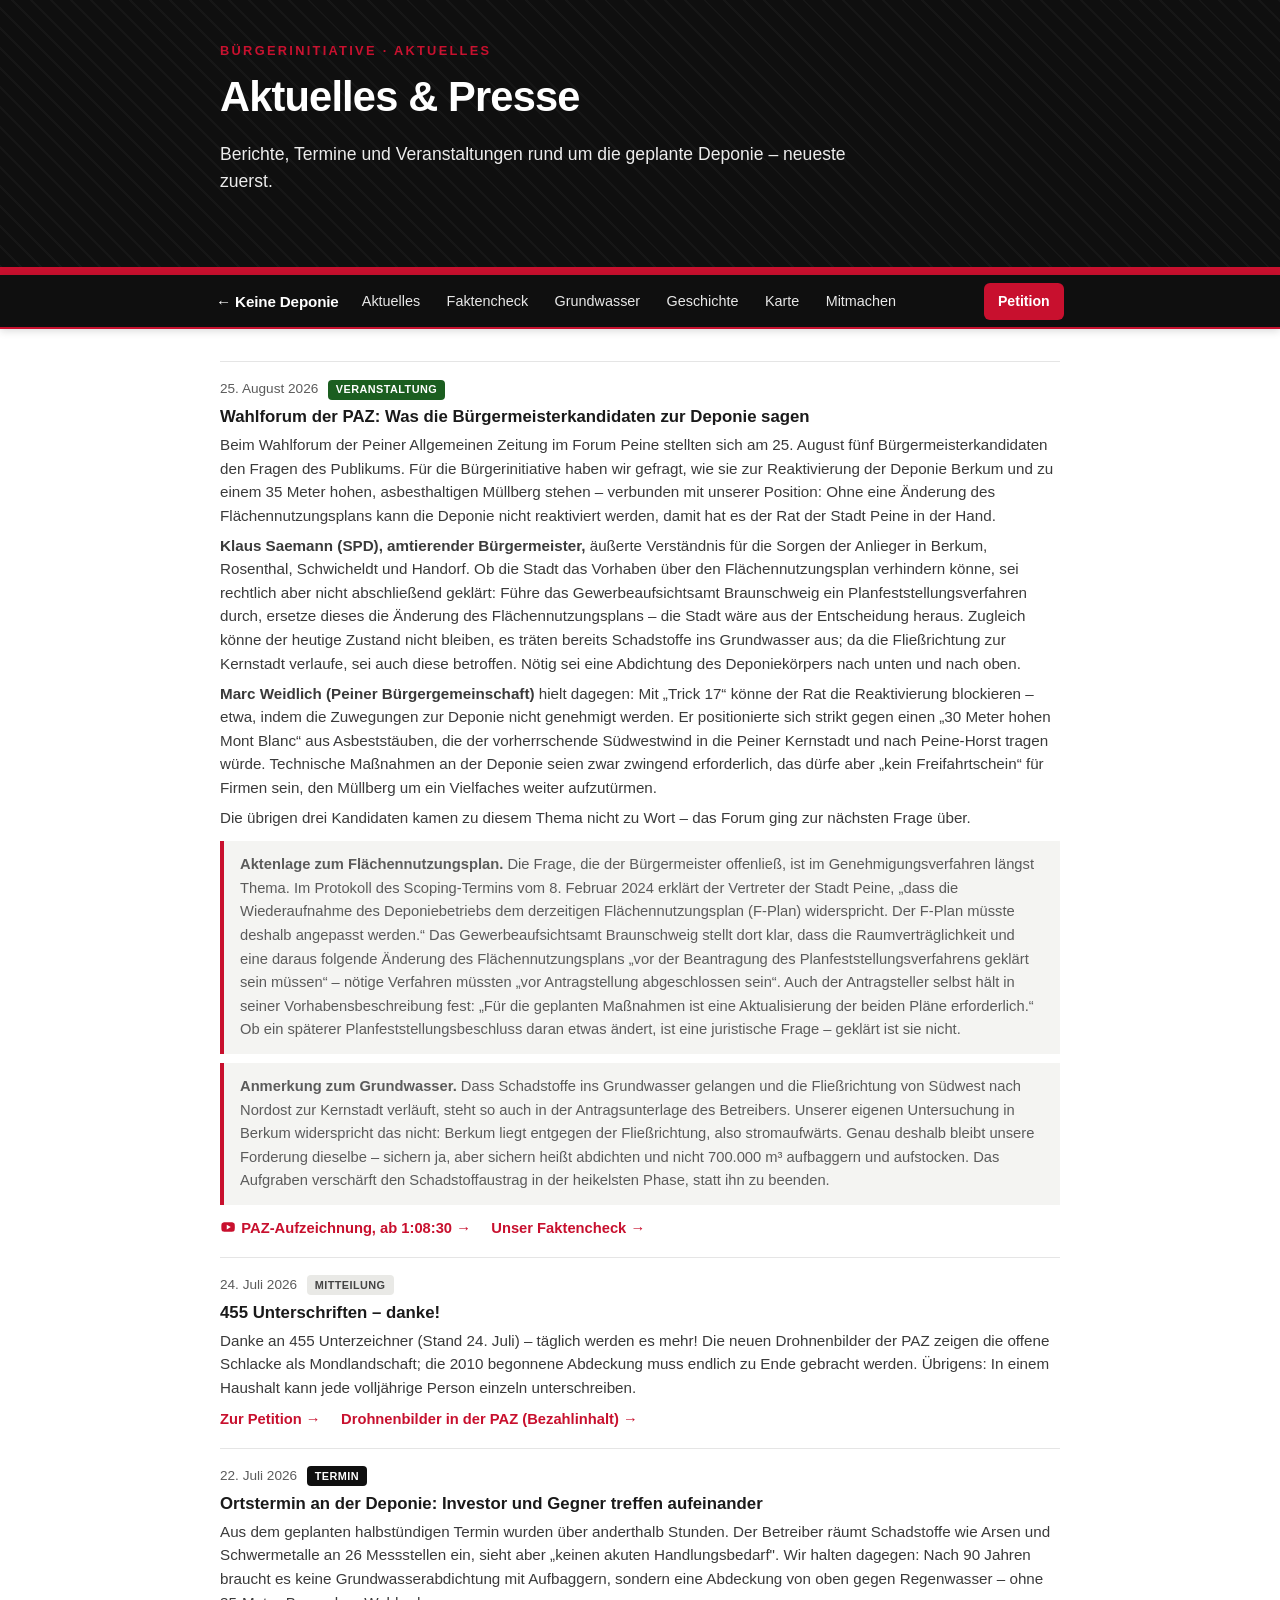
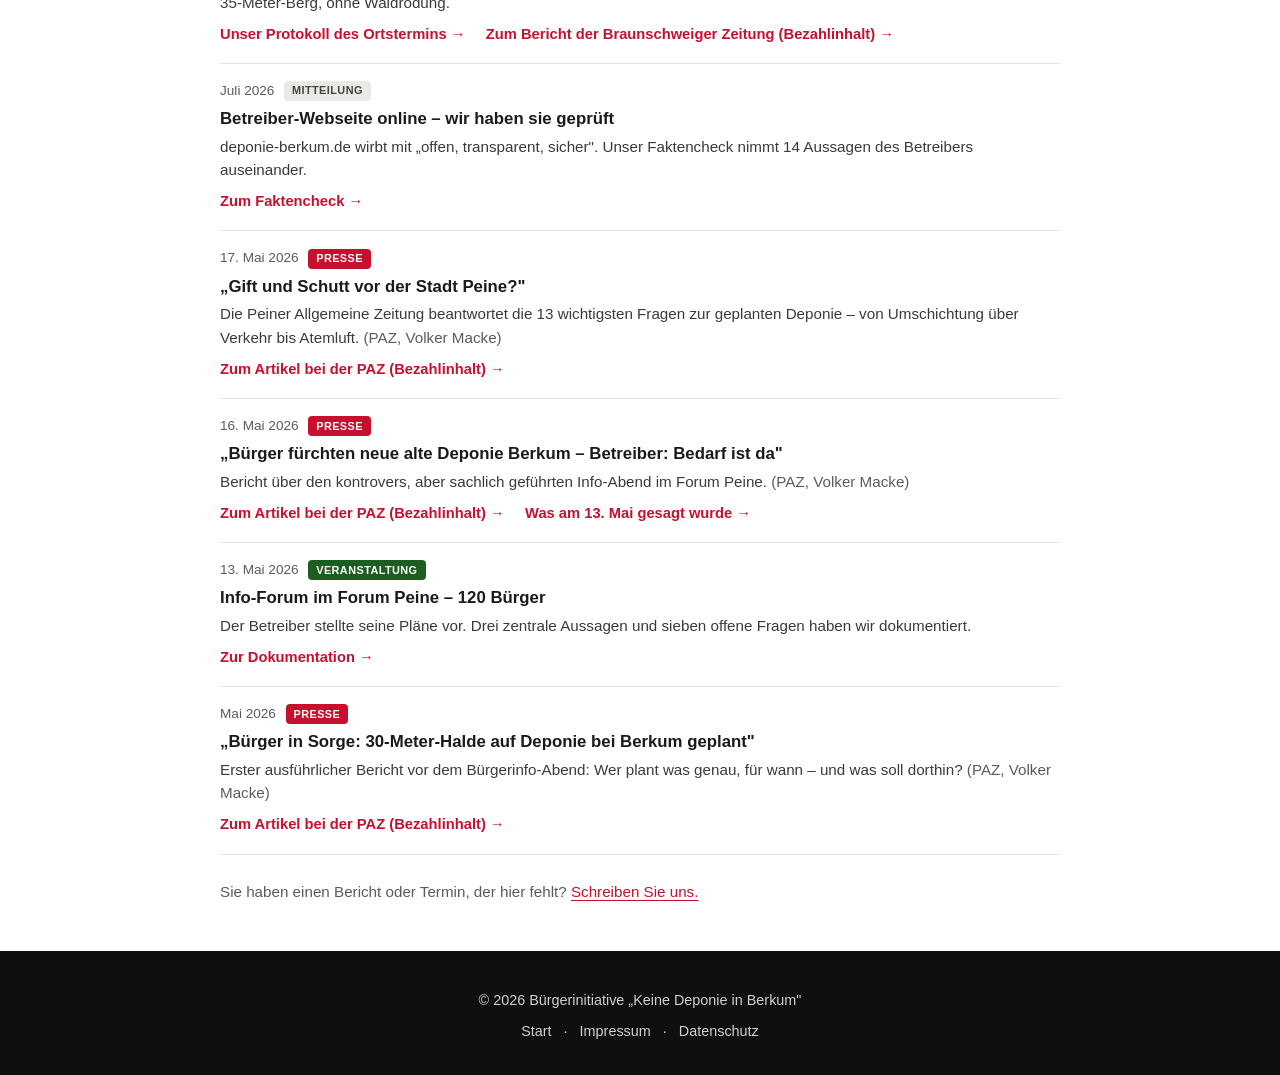
<file: aktuelles.html>
<!DOCTYPE html>
<html lang="de">
<head>
    <meta charset="UTF-8">
    <meta name="viewport" content="width=device-width, initial-scale=1.0">
    <title>Aktuelles & Presse – Keine Deponie in Berkum</title>
    <meta name="description" content="Berichte, Termine und Veranstaltungen rund um die geplante Deponie bei Berkum – gesammelt und chronologisch, neueste zuerst.">
    <meta name="theme-color" content="#c8102e">
    <link rel="canonical" href="https://keine-deponie-berkum.de/aktuelles.html">
    <link rel="icon" href="favicon.svg" type="image/svg+xml">
    <link rel="icon" href="favicon-32.png" type="image/png" sizes="32x32">
    <link rel="apple-touch-icon" href="apple-touch-icon.png">
    <link rel="stylesheet" href="style.css">
</head>
<body>
    <header class="hero" style="padding: 2.5rem 0;">
        <div class="container">
            <p class="kicker">Bürgerinitiative · Aktuelles</p>
            <h1 style="font-size: clamp(1.8rem, 5vw, 2.6rem); line-height: 1.15;">Aktuelles &amp; Presse</h1>
            <p class="lead" style="margin-top: 1rem;">Berichte, Termine und Veranstaltungen rund um die geplante Deponie – neueste zuerst.</p>
        </div>
    </header>

    <nav class="topnav" aria-label="Seiten-Navigation">
        <div class="topnav__inner">
            <a class="topnav__brand" href="index.html">&larr; Keine&nbsp;Deponie</a>
            <ul class="topnav__links">
                <li><a href="aktuelles.html">Aktuelles</a></li>
                <li><a href="faktencheck.html">Faktencheck</a></li>
                <li><a href="grundwasser.html">Grundwasser</a></li>
                <li><a href="geschichte.html">Geschichte</a></li>
                <li><a href="index.html#entfernungen">Karte</a></li>
                <li><a href="index.html#mitmachen">Mitmachen</a></li>
            </ul>
            <a class="topnav__cta" href="https://www.openpetition.org/deponieberkum" target="_blank" rel="noopener">Petition</a>
        </div>
    </nav>

    <main class="container" style="padding-top: 2rem; padding-bottom: 2rem;">
        <ol class="news-list">
            <!-- NEUE MELDUNG HIER OBEN EINFÜGEN (siehe CLAUDE.md) -->

            <li class="news-item">
                <div class="news-item__meta">
                    <span class="news-item__date">25. August 2026</span>
                    <span class="news-badge news-badge--veranstaltung">Veranstaltung</span>
                </div>
                <p class="news-item__title">Wahlforum der PAZ: Was die Bürgermeisterkandidaten zur Deponie sagen</p>
                <p class="news-item__text">Beim Wahlforum der Peiner Allgemeinen Zeitung im Forum Peine stellten sich am 25. August fünf Bürgermeisterkandidaten den Fragen des Publikums. Für die Bürgerinitiative haben wir gefragt, wie sie zur Reaktivierung der Deponie Berkum und zu einem 35 Meter hohen, asbesthaltigen Müllberg stehen – verbunden mit unserer Position: Ohne eine Änderung des Flächennutzungsplans kann die Deponie nicht reaktiviert werden, damit hat es der Rat der Stadt Peine in der Hand.</p>
                <p class="news-item__text"><strong>Klaus Saemann (SPD), amtierender Bürgermeister,</strong> äußerte Verständnis für die Sorgen der Anlieger in Berkum, Rosenthal, Schwicheldt und Handorf. Ob die Stadt das Vorhaben über den Flächennutzungsplan verhindern könne, sei rechtlich aber nicht abschließend geklärt: Führe das Gewerbeaufsichtsamt Braunschweig ein Planfeststellungsverfahren durch, ersetze dieses die Änderung des Flächennutzungsplans – die Stadt wäre aus der Entscheidung heraus. Zugleich könne der heutige Zustand nicht bleiben, es träten bereits Schadstoffe ins Grundwasser aus; da die Fließrichtung zur Kernstadt verlaufe, sei auch diese betroffen. Nötig sei eine Abdichtung des Deponiekörpers nach unten und nach oben.</p>
                <p class="news-item__text"><strong>Marc Weidlich (Peiner Bürgergemeinschaft)</strong> hielt dagegen: Mit „Trick 17“ könne der Rat die Reaktivierung blockieren – etwa, indem die Zuwegungen zur Deponie nicht genehmigt werden. Er positionierte sich strikt gegen einen „30 Meter hohen Mont Blanc“ aus Asbeststäuben, die der vorherrschende Südwestwind in die Peiner Kernstadt und nach Peine-Horst tragen würde. Technische Maßnahmen an der Deponie seien zwar zwingend erforderlich, das dürfe aber „kein Freifahrtschein“ für Firmen sein, den Müllberg um ein Vielfaches weiter aufzutürmen.</p>
                <p class="news-item__text">Die übrigen drei Kandidaten kamen zu diesem Thema nicht zu Wort – das Forum ging zur nächsten Frage über.</p>
                <p class="note" style="border-left: 4px solid var(--color-accent); border-radius: 0; padding: 0.75rem 1rem; background: var(--color-gray); margin: 0.75rem 0 0.6rem; font-size: 0.92rem; line-height: 1.6;"><strong>Aktenlage zum Flächennutzungsplan.</strong> Die Frage, die der Bürgermeister offenließ, ist im Genehmigungsverfahren längst Thema. Im Protokoll des Scoping-Termins vom 8. Februar 2024 erklärt der Vertreter der Stadt Peine, „dass die Wiederaufnahme des Deponiebetriebs dem derzeitigen Flächennutzungsplan (F-Plan) widerspricht. Der F-Plan müsste deshalb angepasst werden.“ Das Gewerbeaufsichtsamt Braunschweig stellt dort klar, dass die Raumverträglichkeit und eine daraus folgende Änderung des Flächennutzungsplans „vor der Beantragung des Planfeststellungsverfahrens geklärt sein müssen“ – nötige Verfahren müssten „vor Antragstellung abgeschlossen sein“. Auch der Antragsteller selbst hält in seiner Vorhabensbeschreibung fest: „Für die geplanten Maßnahmen ist eine Aktualisierung der beiden Pläne erforderlich.“ Ob ein späterer Planfeststellungsbeschluss daran etwas ändert, ist eine juristische Frage – geklärt ist sie nicht.</p>
                <p class="note" style="border-left: 4px solid var(--color-accent); border-radius: 0; padding: 0.75rem 1rem; background: var(--color-gray); margin: 0 0 0.6rem; font-size: 0.92rem; line-height: 1.6;"><strong>Anmerkung zum Grundwasser.</strong> Dass Schadstoffe ins Grundwasser gelangen und die Fließrichtung von Südwest nach Nordost zur Kernstadt verläuft, steht so auch in der Antragsunterlage des Betreibers. Unserer eigenen Untersuchung in Berkum widerspricht das nicht: Berkum liegt entgegen der Fließrichtung, also stromaufwärts. Genau deshalb bleibt unsere Forderung dieselbe – sichern ja, aber sichern heißt abdichten und nicht 700.000&nbsp;m³ aufbaggern und aufstocken. Das Aufgraben verschärft den Schadstoffaustrag in der heikelsten Phase, statt ihn zu beenden.</p>
                <a class="news-item__link" href="https://www.youtube.com/watch?v=0khMzVIAfBA&amp;t=4110s" rel="noopener" target="_blank"><svg class="icon icon--inline" viewBox="0 0 24 24" aria-hidden="true"><path fill="currentColor" fill-rule="evenodd" d="M21.58 7.19a2.51 2.51 0 0 0-1.77-1.78C18.25 5 12 5 12 5s-6.25 0-7.81.41a2.51 2.51 0 0 0-1.77 1.78C2 8.76 2 12 2 12s0 3.24.42 4.81a2.51 2.51 0 0 0 1.77 1.78C5.75 19 12 19 12 19s6.25 0 7.81-.41a2.51 2.51 0 0 0 1.77-1.78C22 15.24 22 12 22 12s0-3.24-.42-4.81ZM10 15.5v-7l6 3.5-6 3.5Z"/></svg>PAZ-Aufzeichnung, ab 1:08:30 &rarr;</a>
                <a class="news-item__link" href="faktencheck.html" style="margin-left: 1rem;">Unser Faktencheck &rarr;</a>
            </li>

            <li class="news-item">
                <div class="news-item__meta">
                    <span class="news-item__date">24. Juli 2026</span>
                    <span class="news-badge news-badge--mitteilung">Mitteilung</span>
                </div>
                <p class="news-item__title">455 Unterschriften – danke!</p>
                <p class="news-item__text">Danke an 455 Unterzeichner (Stand 24. Juli) – täglich werden es mehr! Die neuen Drohnenbilder der PAZ zeigen die offene Schlacke als Mondlandschaft; die 2010 begonnene Abdeckung muss endlich zu Ende gebracht werden. Übrigens: In einem Haushalt kann jede volljährige Person einzeln unterschreiben.</p>
                <a class="news-item__link" href="index.html#petition">Zur Petition &rarr;</a>
                <a class="news-item__link" href="https://www.paz-online.de/lokales/peine-lk/peine/umweltschuetzer-erwaegen-klage-streit-um-muelldeponie-bei-berkum-JH2Z6IK2LNENHK225S2TCMTBLE.html" rel="noopener" target="_blank" style="margin-left: 1rem;">Drohnenbilder in der PAZ (Bezahlinhalt) &rarr;</a>
            </li>

            <li class="news-item">
                <div class="news-item__meta">
                    <span class="news-item__date">22. Juli 2026</span>
                    <span class="news-badge news-badge--termin">Termin</span>
                </div>
                <p class="news-item__title">Ortstermin an der Deponie: Investor und Gegner treffen aufeinander</p>
                <p class="news-item__text">Aus dem geplanten halbstündigen Termin wurden über anderthalb Stunden. Der Betreiber räumt Schadstoffe wie Arsen und Schwermetalle an 26 Messstellen ein, sieht aber „keinen akuten Handlungsbedarf". Wir halten dagegen: Nach 90 Jahren braucht es keine Grundwasserabdichtung mit Aufbaggern, sondern eine Abdeckung von oben gegen Regenwasser – ohne 35-Meter-Berg, ohne Waldrodung.</p>
                <a class="news-item__link" href="ortstermin.html">Unser Protokoll des Ortstermins &rarr;</a>
                <a class="news-item__link" href="https://www.braunschweiger-zeitung.de/niedersachsen/peine/article412646518/deponie-im-kreis-so-prallen-meinungen-des-investors-und-der-gegner-aufeinander.html" rel="noopener" target="_blank" style="margin-left: 1rem;">Zum Bericht der Braunschweiger Zeitung (Bezahlinhalt) &rarr;</a>
            </li>

            <li class="news-item">
                <div class="news-item__meta">
                    <span class="news-item__date">Juli 2026</span>
                    <span class="news-badge news-badge--mitteilung">Mitteilung</span>
                </div>
                <p class="news-item__title">Betreiber-Webseite online – wir haben sie geprüft</p>
                <p class="news-item__text">deponie-berkum.de wirbt mit „offen, transparent, sicher". Unser Faktencheck nimmt 14 Aussagen des Betreibers auseinander.</p>
                <a class="news-item__link" href="faktencheck.html">Zum Faktencheck &rarr;</a>
            </li>

            <li class="news-item">
                <div class="news-item__meta">
                    <span class="news-item__date">17. Mai 2026</span>
                    <span class="news-badge news-badge--presse">Presse</span>
                </div>
                <p class="news-item__title">„Gift und Schutt vor der Stadt Peine?"</p>
                <p class="news-item__text">Die Peiner Allgemeine Zeitung beantwortet die 13 wichtigsten Fragen zur geplanten Deponie – von Umschichtung über Verkehr bis Atemluft. <span class="news-item__source">(PAZ, Volker Macke)</span></p>
                <a class="news-item__link" href="https://www.paz-online.de/lokales/peine-lk/peine/gift-und-schutt-vor-der-stadt-die-wichtigsten-13-fragen-und-antworten-zur-neuen-deponie-vor-peine-OBZABTQ52RFZ3BJ7JSXT4RDBFQ.html" rel="noopener" target="_blank">Zum Artikel bei der PAZ (Bezahlinhalt) &rarr;</a>
            </li>

            <li class="news-item">
                <div class="news-item__meta">
                    <span class="news-item__date">16. Mai 2026</span>
                    <span class="news-badge news-badge--presse">Presse</span>
                </div>
                <p class="news-item__title">„Bürger fürchten neue alte Deponie Berkum – Betreiber: Bedarf ist da"</p>
                <p class="news-item__text">Bericht über den kontrovers, aber sachlich geführten Info-Abend im Forum Peine. <span class="news-item__source">(PAZ, Volker Macke)</span></p>
                <a class="news-item__link" href="https://www.paz-online.de/lokales/peine-lk/buerger-fuerchten-neue-alte-deponie-berkum-betreiber-bedarf-ist-da-R5I3WKGK7FFY3ERV6V7MEI7OZA.html" rel="noopener" target="_blank">Zum Artikel bei der PAZ (Bezahlinhalt) &rarr;</a>
                <a class="news-item__link" href="vortrag.html" style="margin-left: 1rem;">Was am 13. Mai gesagt wurde &rarr;</a>
            </li>

            <li class="news-item">
                <div class="news-item__meta">
                    <span class="news-item__date">13. Mai 2026</span>
                    <span class="news-badge news-badge--veranstaltung">Veranstaltung</span>
                </div>
                <p class="news-item__title">Info-Forum im Forum Peine – 120 Bürger</p>
                <p class="news-item__text">Der Betreiber stellte seine Pläne vor. Drei zentrale Aussagen und sieben offene Fragen haben wir dokumentiert.</p>
                <a class="news-item__link" href="vortrag.html">Zur Dokumentation &rarr;</a>
            </li>

            <li class="news-item">
                <div class="news-item__meta">
                    <span class="news-item__date">Mai 2026</span>
                    <span class="news-badge news-badge--presse">Presse</span>
                </div>
                <p class="news-item__title">„Bürger in Sorge: 30-Meter-Halde auf Deponie bei Berkum geplant"</p>
                <p class="news-item__text">Erster ausführlicher Bericht vor dem Bürgerinfo-Abend: Wer plant was genau, für wann – und was soll dorthin? <span class="news-item__source">(PAZ, Volker Macke)</span></p>
                <a class="news-item__link" href="https://www.paz-online.de/lokales/peine-lk/peine/buerger-in-sorge-30-meter-halde-auf-deponie-bei-berkum-geplant-LGHDUMSTFNFB3DHJOKCCJHHW5U.html" rel="noopener" target="_blank">Zum Artikel bei der PAZ (Bezahlinhalt) &rarr;</a>
            </li>
        </ol>

        <p class="note" style="margin-top: 1.5rem;">Sie haben einen Bericht oder Termin, der hier fehlt? <a href="index.html#kontakt">Schreiben Sie uns.</a></p>
    </main>

    <footer>
        <div class="container">
            <p>&copy; <span id="jahr"></span> Bürgerinitiative „Keine Deponie in Berkum"</p>
            <nav>
                <a href="index.html">Start</a>
                <span aria-hidden="true">·</span>
                <a href="impressum.html">Impressum</a>
                <span aria-hidden="true">·</span>
                <a href="datenschutz.html">Datenschutz</a>
            </nav>
        </div>
    </footer>

    <script>
        document.getElementById('jahr').textContent = new Date().getFullYear();
    </script>
</body>
</html>
</file>
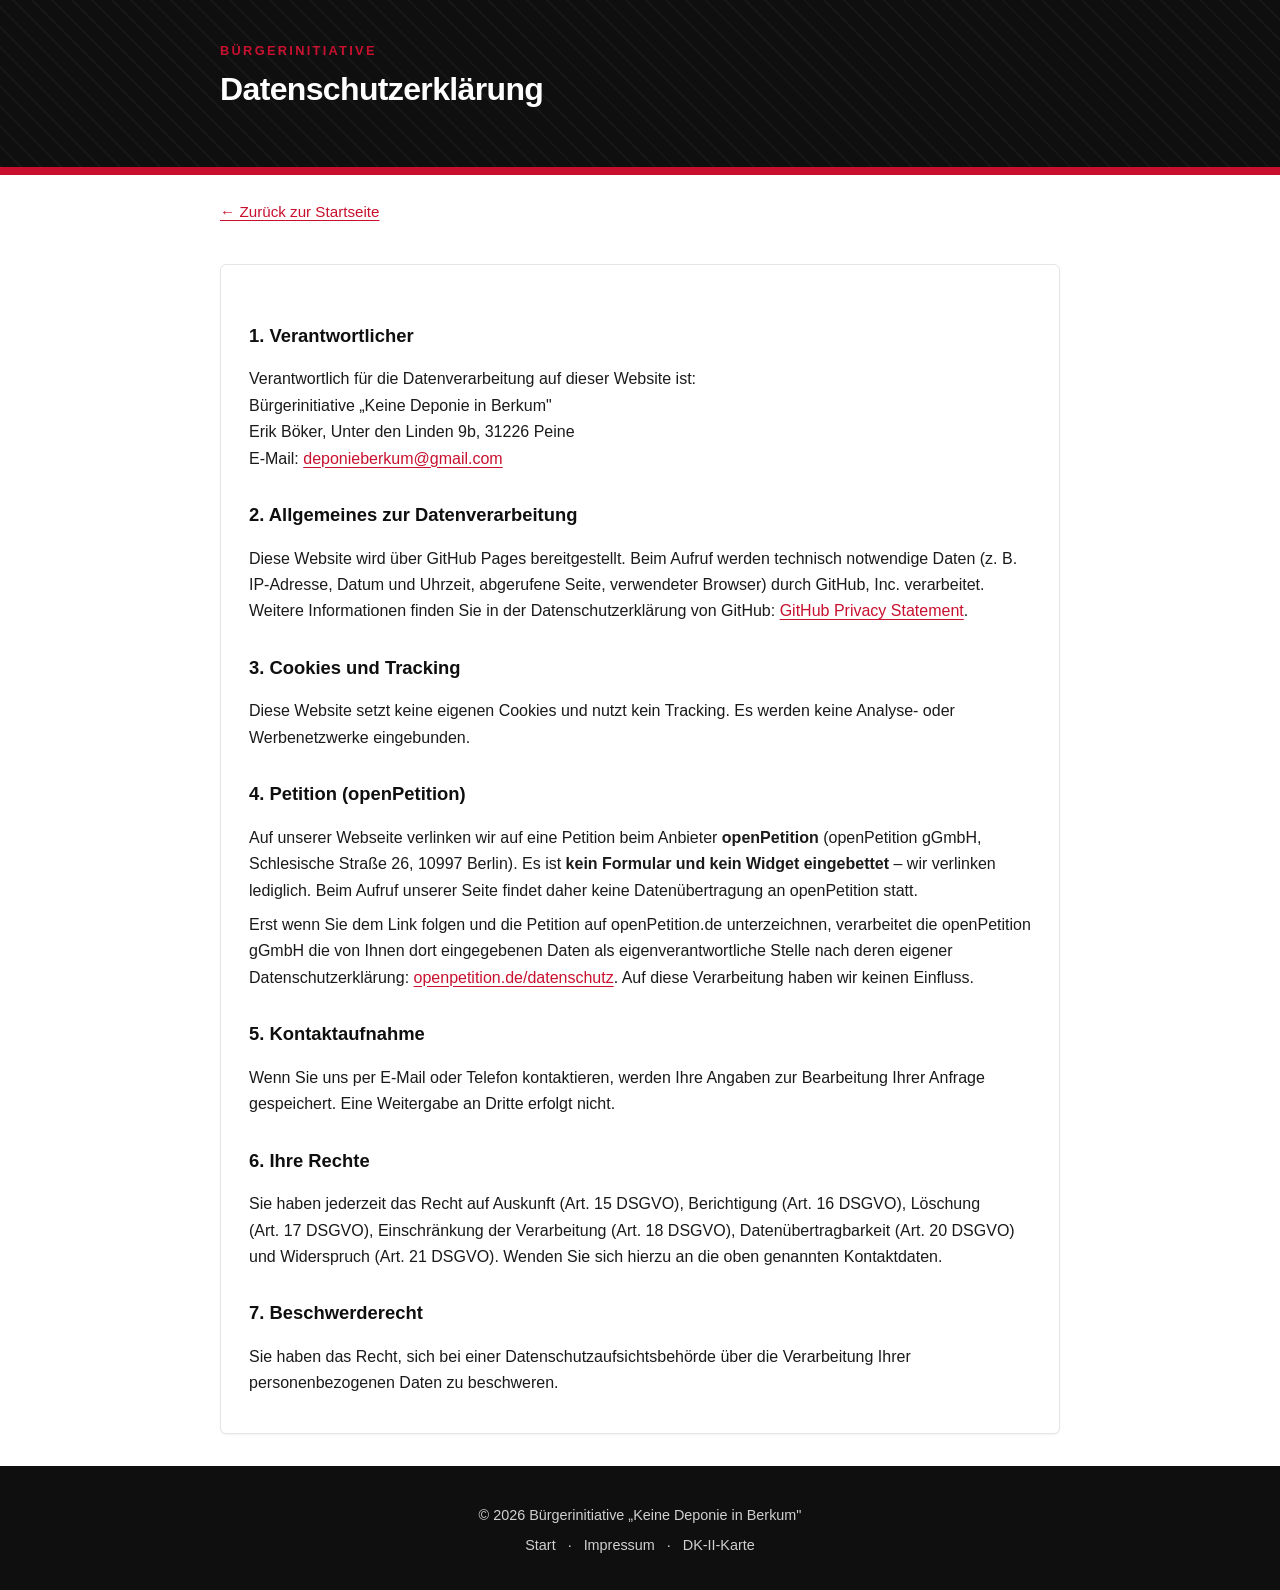
<file: datenschutz.html>
<!DOCTYPE html>
<html lang="de">
<head>
    <meta charset="UTF-8">
    <meta name="viewport" content="width=device-width, initial-scale=1.0">
    <title>Datenschutz – Keine Deponie in Berkum</title>
    <link rel="stylesheet" href="style.css">
</head>
<body>
    <header class="hero" style="padding: 2.5rem 0;">
        <div class="container">
            <p class="kicker">Bürgerinitiative</p>
            <h1 style="font-size: 2rem;">Datenschutzerklärung</h1>
        </div>
    </header>

    <main class="container">
        <a class="back-link" href="index.html">&larr; Zurück zur Startseite</a>

        <article class="legal">
            <h2>1. Verantwortlicher</h2>
            <p>
                Verantwortlich für die Datenverarbeitung auf dieser Website ist:<br>
                Bürgerinitiative „Keine Deponie in Berkum"<br>
                Erik Böker, Unter den Linden 9b, 31226 Peine<br>
                E-Mail: <a href="mailto:deponieberkum@gmail.com">deponieberkum@gmail.com</a>
            </p>

            <h2>2. Allgemeines zur Datenverarbeitung</h2>
            <p>
                Diese Website wird über GitHub Pages bereitgestellt. Beim Aufruf werden technisch notwendige Daten (z.&nbsp;B. IP-Adresse, Datum und Uhrzeit, abgerufene Seite, verwendeter Browser) durch GitHub, Inc. verarbeitet. Weitere Informationen finden Sie in der Datenschutzerklärung von GitHub:
                <a href="https://docs.github.com/site-policy/privacy-policies/github-general-privacy-statement" target="_blank" rel="noopener">GitHub Privacy Statement</a>.
            </p>

            <h2>3. Cookies und Tracking</h2>
            <p>Diese Website setzt keine eigenen Cookies und nutzt kein Tracking. Es werden keine Analyse- oder Werbenetzwerke eingebunden.</p>

            <h2>4. Petition (openPetition)</h2>
            <p>
                Auf unserer Webseite verlinken wir auf eine Petition beim Anbieter <strong>openPetition</strong> (openPetition gGmbH,
                Schlesische Straße 26, 10997 Berlin). Es ist <strong>kein Formular und kein Widget eingebettet</strong> – wir verlinken
                lediglich. Beim Aufruf unserer Seite findet daher keine Datenübertragung an openPetition statt.
            </p>
            <p>
                Erst wenn Sie dem Link folgen und die Petition auf openPetition.de unterzeichnen, verarbeitet die openPetition gGmbH die
                von Ihnen dort eingegebenen Daten als eigenverantwortliche Stelle nach deren eigener Datenschutzerklärung:
                <a href="https://www.openpetition.de/datenschutz" target="_blank" rel="noopener">openpetition.de/datenschutz</a>.
                Auf diese Verarbeitung haben wir keinen Einfluss.
            </p>

            <h2>5. Kontaktaufnahme</h2>
            <p>
                Wenn Sie uns per E-Mail oder Telefon kontaktieren, werden Ihre Angaben zur Bearbeitung Ihrer Anfrage gespeichert. Eine Weitergabe an Dritte erfolgt nicht.
            </p>

            <h2>6. Ihre Rechte</h2>
            <p>
                Sie haben jederzeit das Recht auf Auskunft (Art.&nbsp;15 DSGVO), Berichtigung (Art.&nbsp;16 DSGVO), Löschung (Art.&nbsp;17 DSGVO), Einschränkung der Verarbeitung (Art.&nbsp;18 DSGVO), Datenübertragbarkeit (Art.&nbsp;20 DSGVO) und Widerspruch (Art.&nbsp;21 DSGVO). Wenden Sie sich hierzu an die oben genannten Kontaktdaten.
            </p>

            <h2>7. Beschwerderecht</h2>
            <p>
                Sie haben das Recht, sich bei einer Datenschutzaufsichtsbehörde über die Verarbeitung Ihrer personenbezogenen Daten zu beschweren.
            </p>

        </article>
    </main>

    <footer>
        <div class="container">
            <p>&copy; <span id="jahr"></span> Bürgerinitiative „Keine Deponie in Berkum"</p>
            <nav>
                <a href="index.html">Start</a>
                <span aria-hidden="true">·</span>
                <a href="impressum.html">Impressum</a>
                <span aria-hidden="true">·</span>
                <a href="deponien.html">DK-II-Karte</a>
            </nav>
        </div>
    </footer>

    <script>document.getElementById('jahr').textContent = new Date().getFullYear();</script>
</body>
</html>
</file>
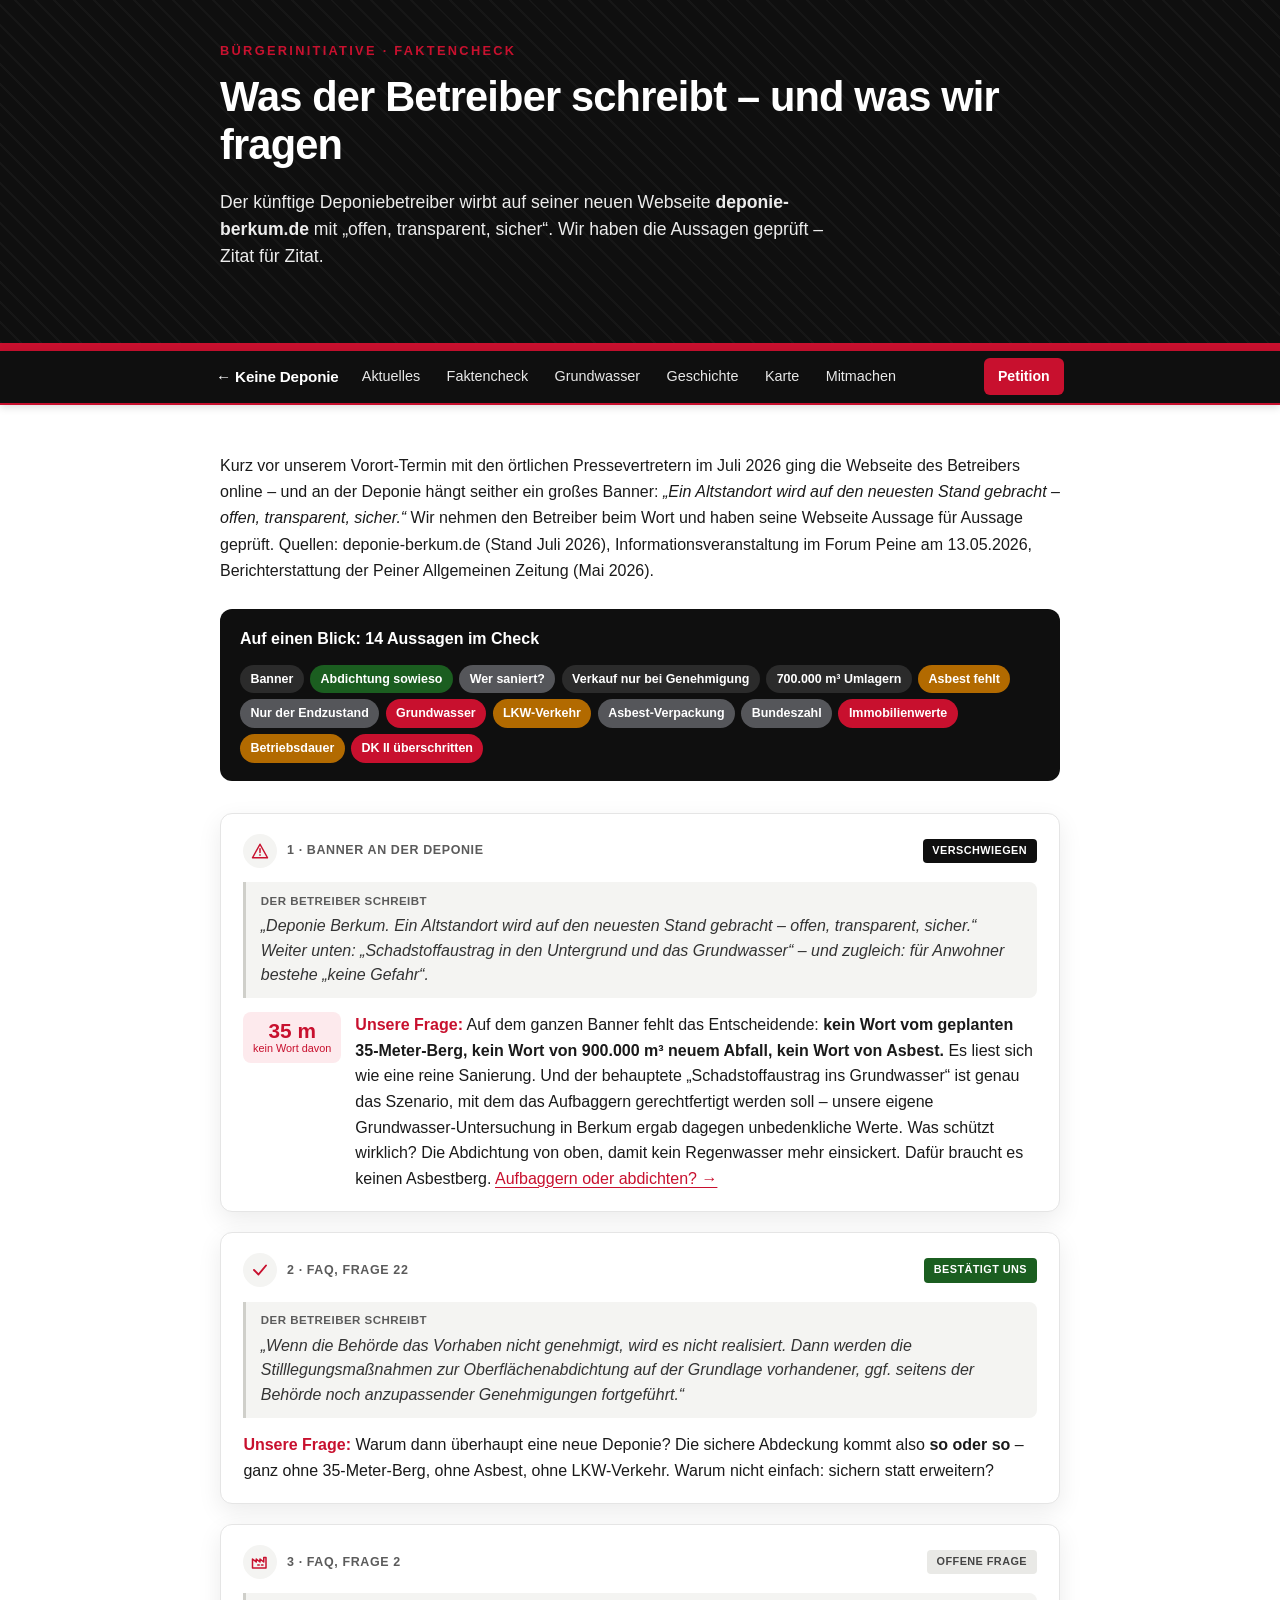
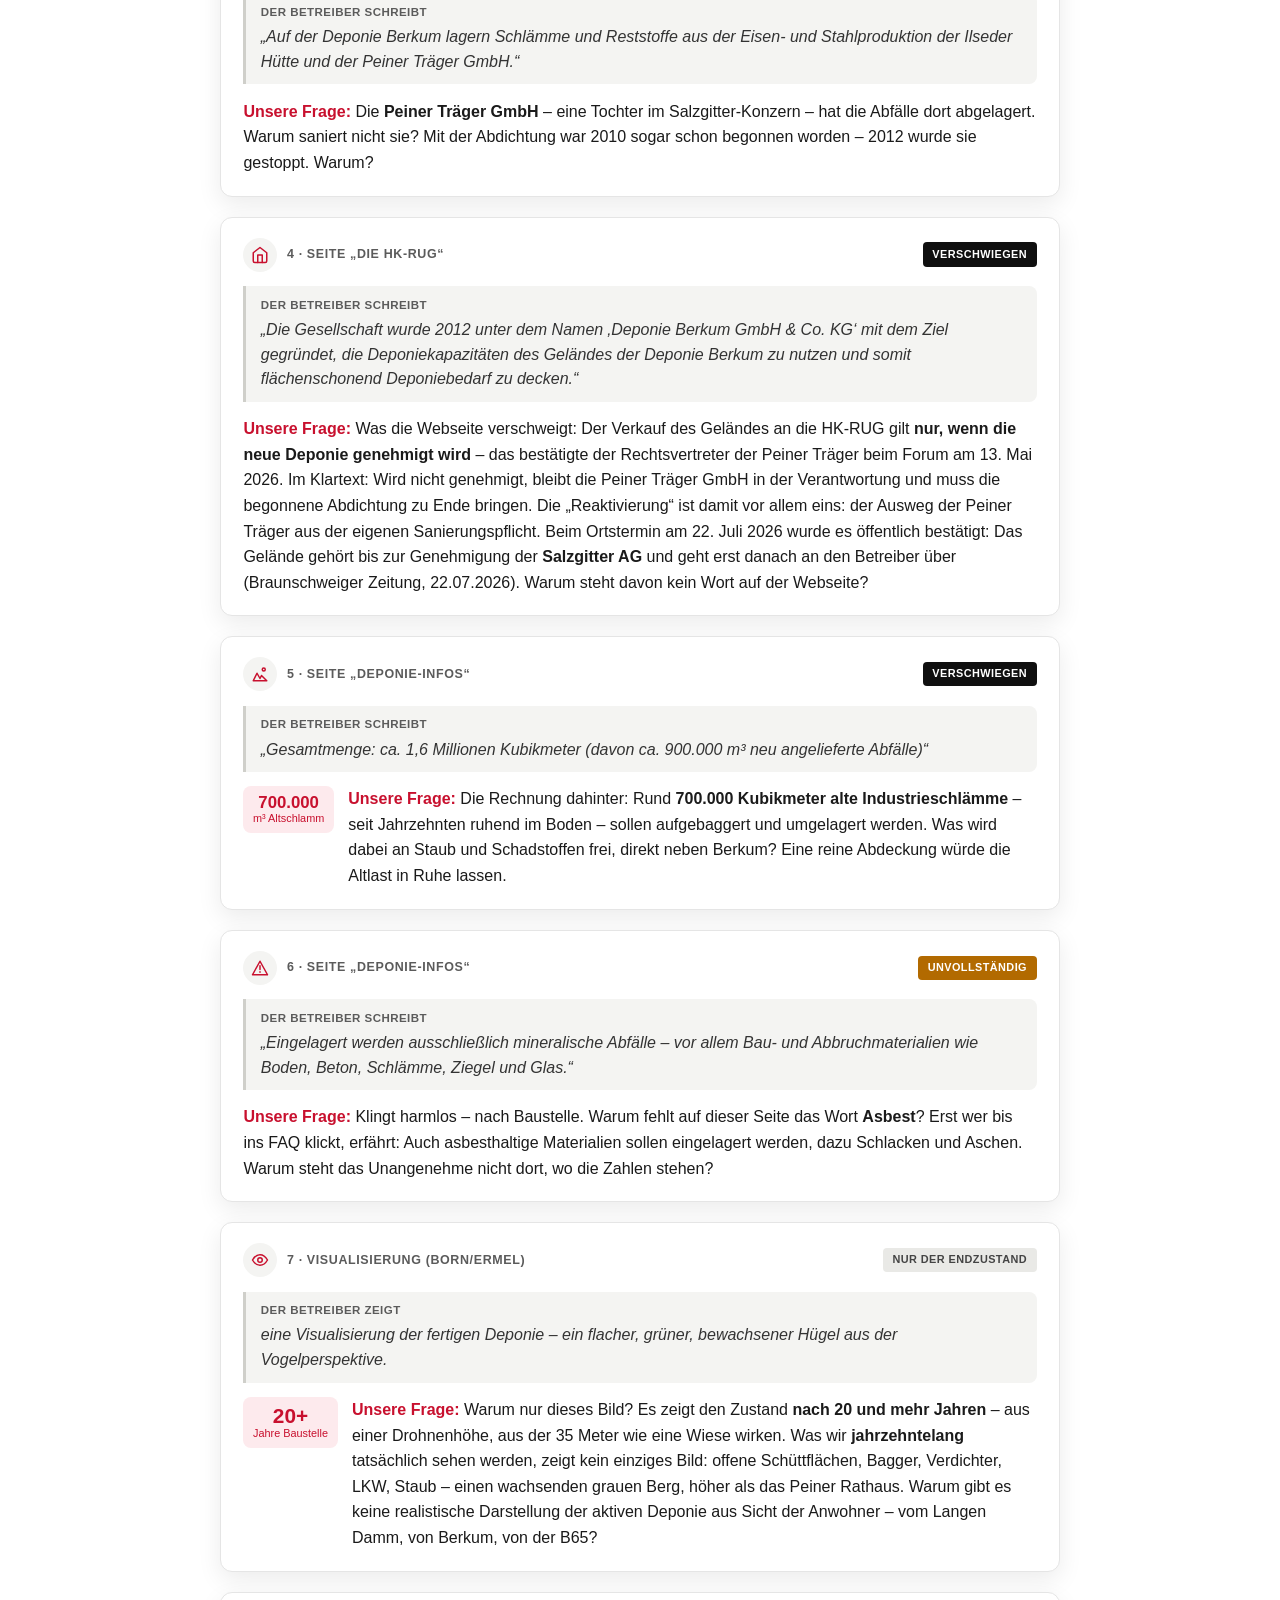
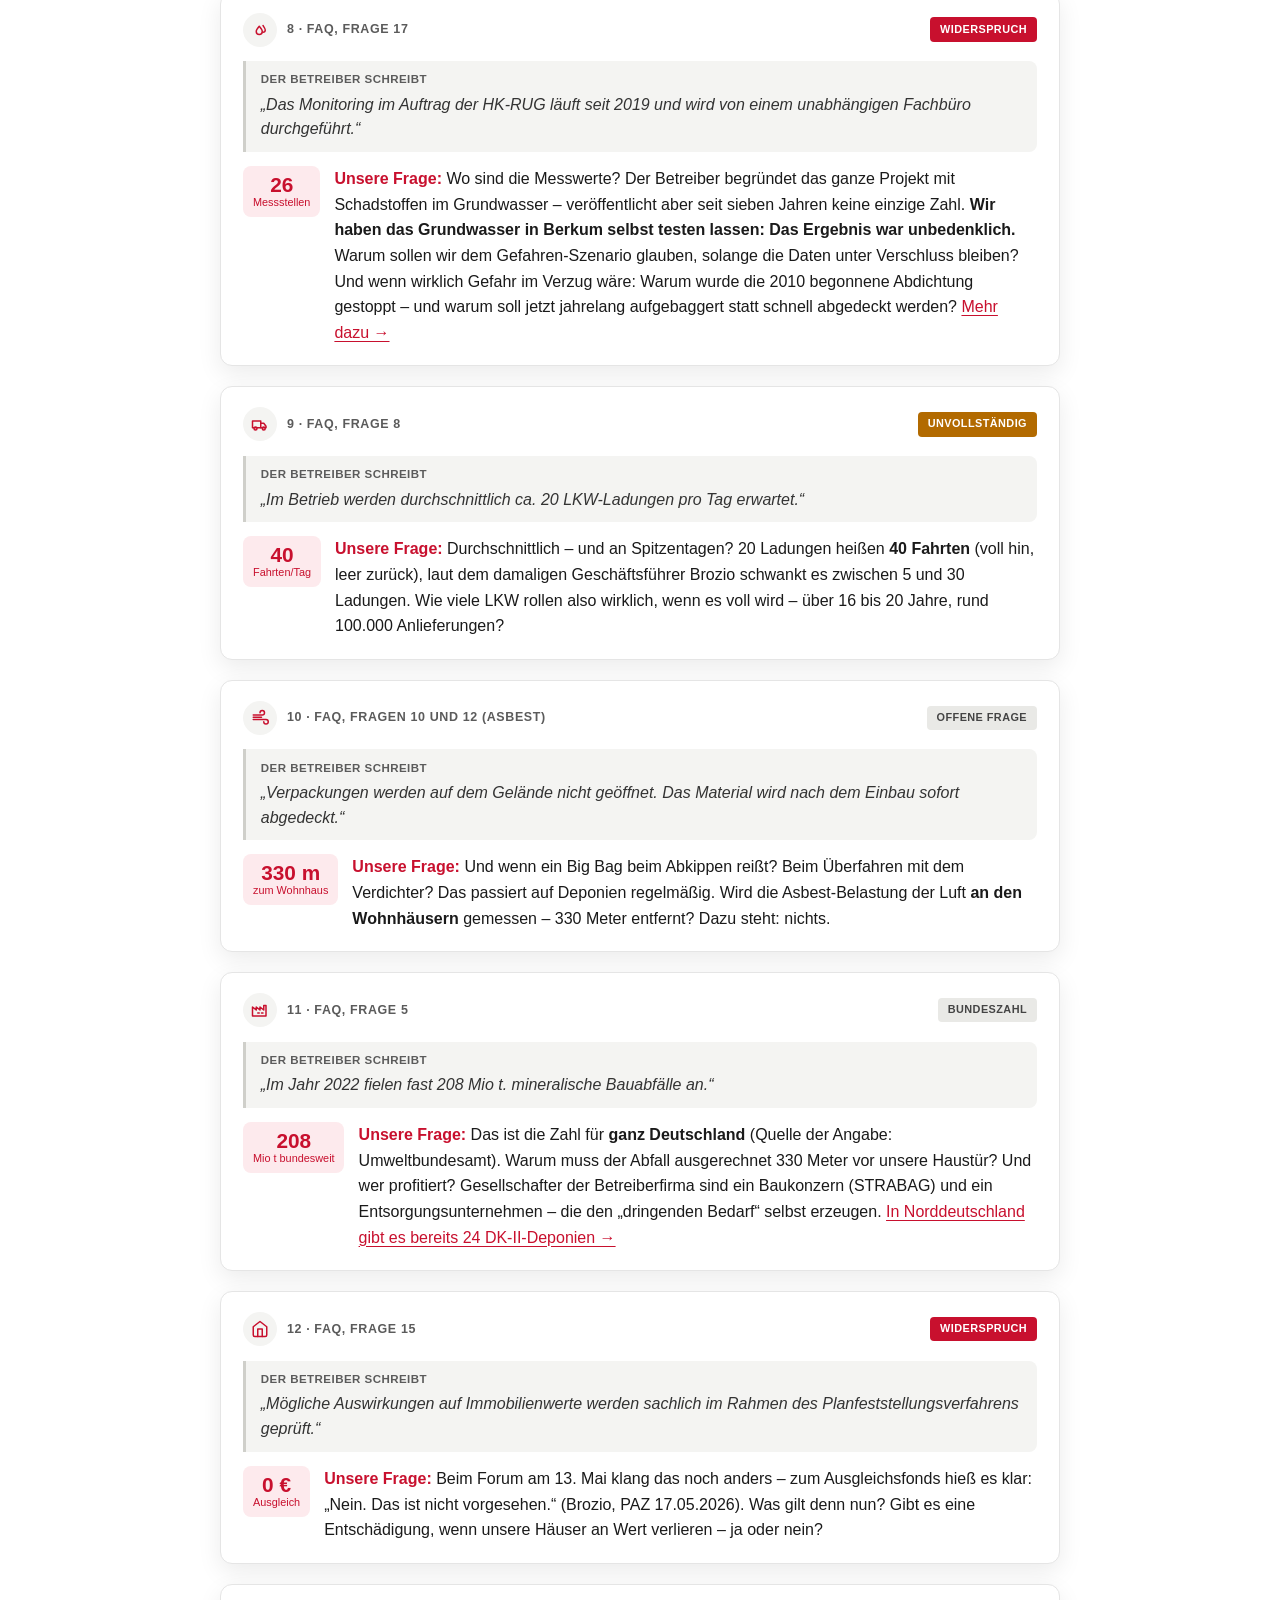
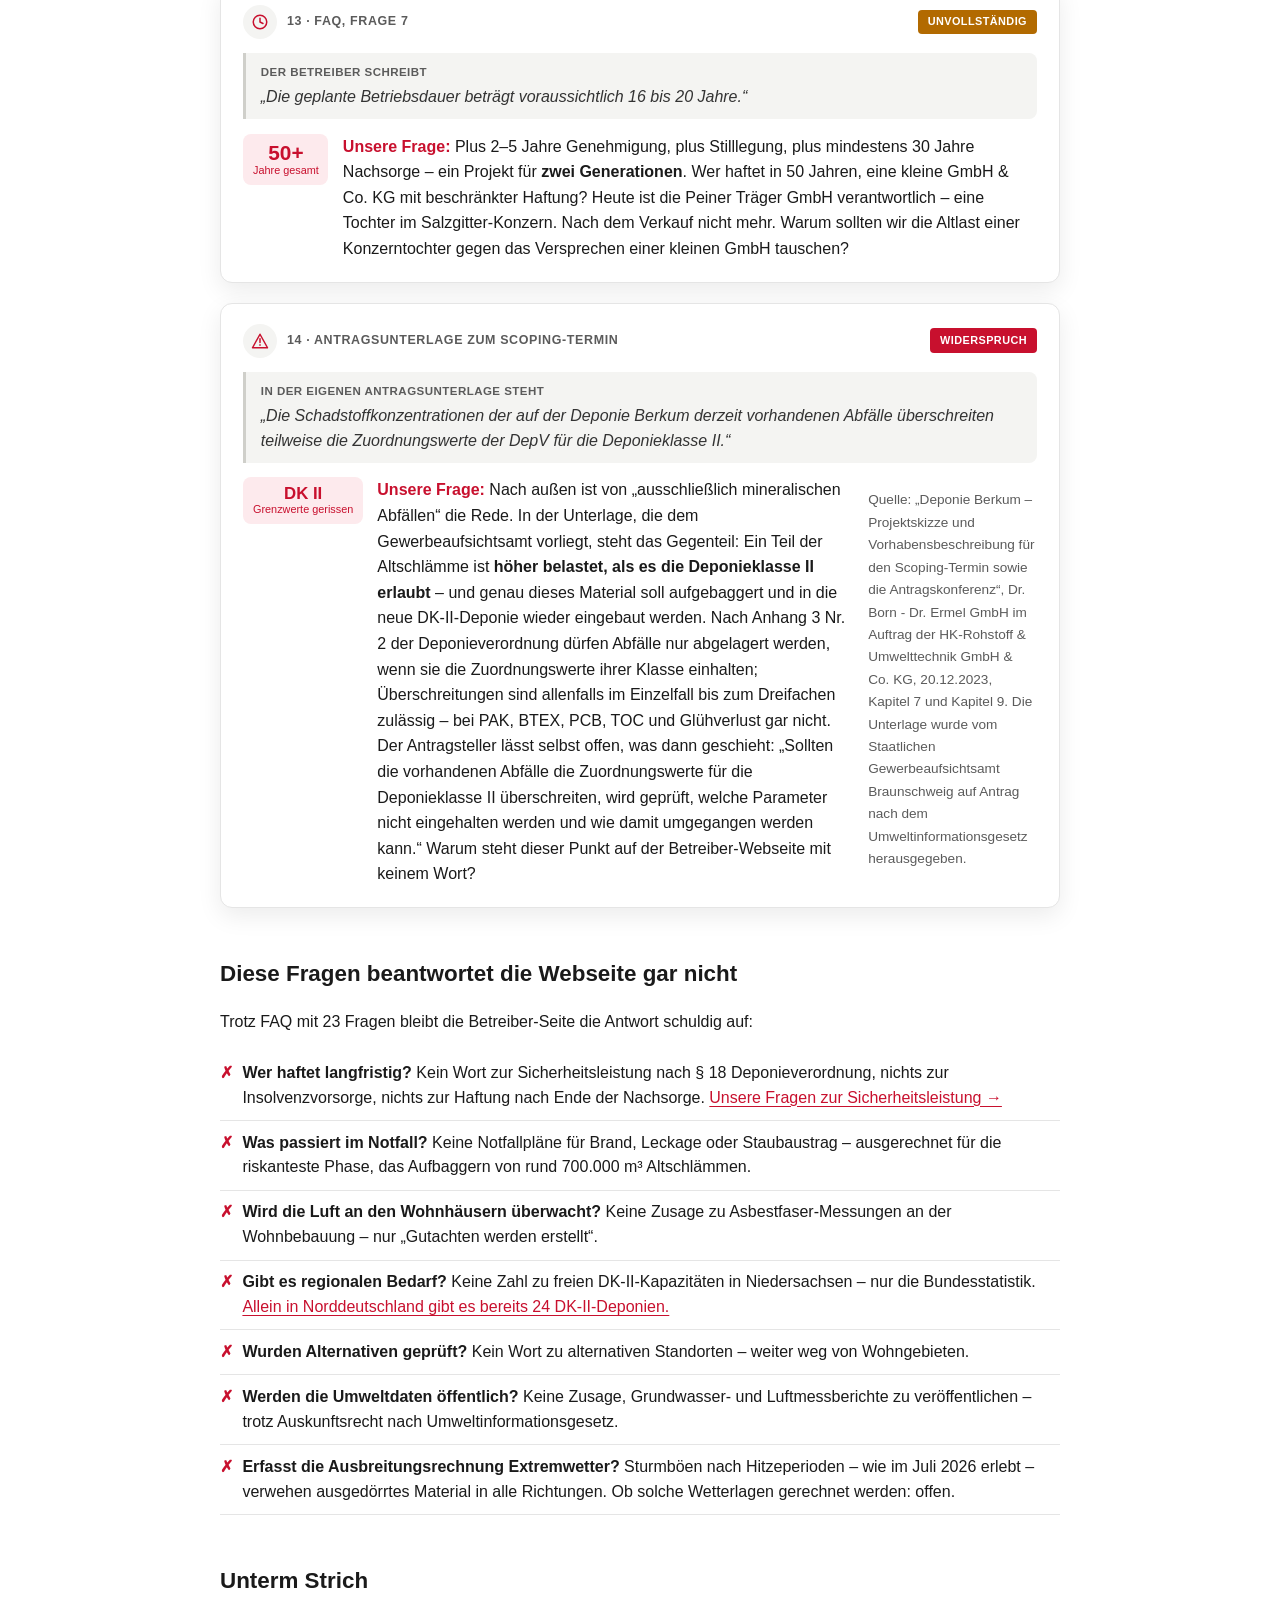
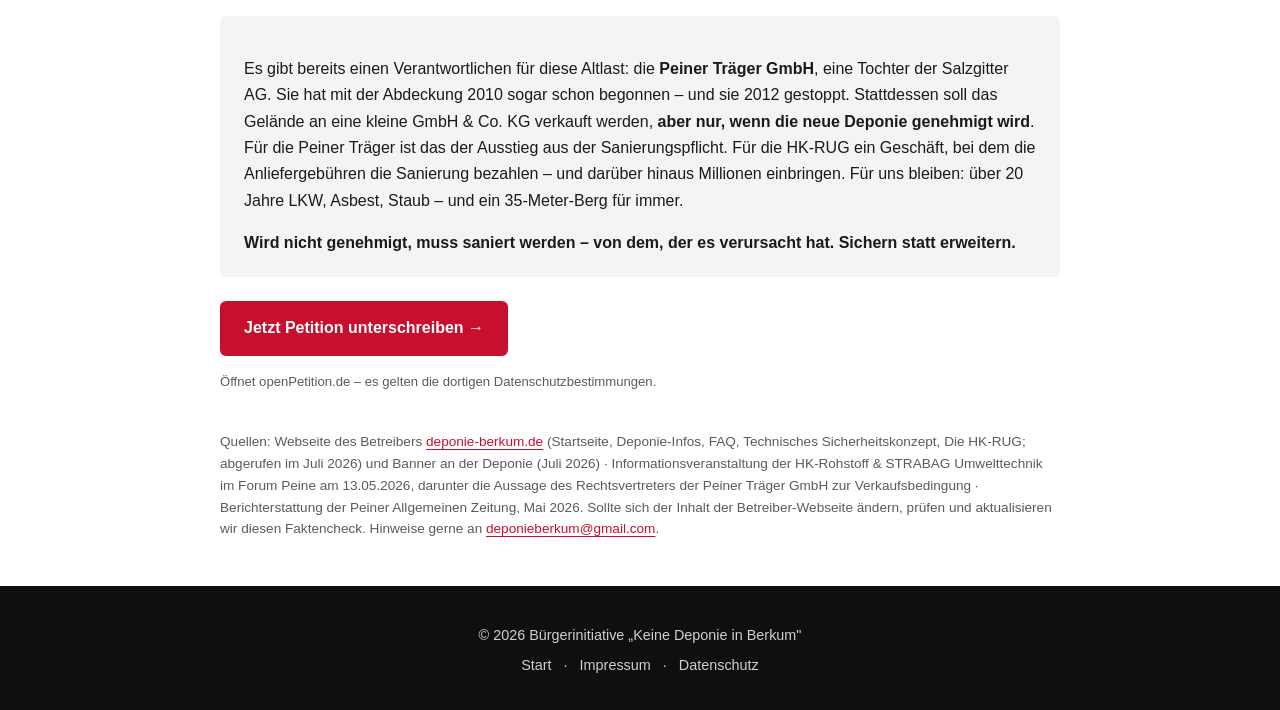
<file: faktencheck.html>
<!DOCTYPE html>
<html lang="de">
<head>
    <meta charset="UTF-8">
    <meta name="viewport" content="width=device-width, initial-scale=1.0">
    <title>Faktencheck: Die Webseite des Deponie-Betreibers – Keine Deponie in Berkum</title>
    <meta name="description" content="Der Betreiber wirbt mit „offen, transparent, sicher“. Wir haben die Aussagen auf deponie-berkum.de geprüft: 14 Zitate – und unsere Fragen dazu.">
    <meta name="theme-color" content="#c8102e">
    <link rel="canonical" href="https://keine-deponie-berkum.de/faktencheck.html">
    <link rel="icon" href="favicon.svg" type="image/svg+xml">
    <link rel="icon" href="favicon-32.png" type="image/png" sizes="32x32">
    <link rel="apple-touch-icon" href="apple-touch-icon.png">
    <link rel="stylesheet" href="style.css">
</head>

<body>
    <svg width="0" height="0" style="position:absolute" aria-hidden="true">
        <defs>
            <symbol id="ic-mountain" viewBox="0 0 24 24" fill="none" stroke="currentColor" stroke-width="2" stroke-linecap="round" stroke-linejoin="round"><path d="m3 21 5-10 4 7 2-4 7 7z"/><circle cx="17" cy="6" r="2"/></symbol>
            <symbol id="ic-clock" viewBox="0 0 24 24" fill="none" stroke="currentColor" stroke-width="2" stroke-linecap="round" stroke-linejoin="round"><circle cx="12" cy="12" r="9"/><polyline points="12 7 12 12 16 14"/></symbol>
            <symbol id="ic-truck" viewBox="0 0 24 24" fill="none" stroke="currentColor" stroke-width="2" stroke-linecap="round" stroke-linejoin="round"><rect x="2" y="8" width="11" height="9"/><path d="M13 11h4l3 4v2h-7"/><circle cx="6" cy="18" r="2"/><circle cx="17" cy="18" r="2"/></symbol>
            <symbol id="ic-droplets" viewBox="0 0 24 24" fill="none" stroke="currentColor" stroke-width="2" stroke-linecap="round" stroke-linejoin="round"><path d="M7 14a4 4 0 0 0 8 0c0-2.5-4-7-4-7s-4 4.5-4 7Z"/><path d="M16 6c1 1.5 3 4 3 6a3 3 0 0 1-3 3"/></symbol>
            <symbol id="ic-wind" viewBox="0 0 24 24" fill="none" stroke="currentColor" stroke-width="2" stroke-linecap="round" stroke-linejoin="round"><path d="M3 8h12a3 3 0 1 0-3-3"/><path d="M3 14h17a3 3 0 1 1-3 3"/><path d="M3 11h11"/></symbol>
            <symbol id="ic-eye" viewBox="0 0 24 24" fill="none" stroke="currentColor" stroke-width="2" stroke-linecap="round" stroke-linejoin="round"><path d="M2 12s4-7 10-7 10 7 10 7-4 7-10 7S2 12 2 12Z"/><circle cx="12" cy="12" r="3"/></symbol>
            <symbol id="ic-alert" viewBox="0 0 24 24" fill="none" stroke="currentColor" stroke-width="2" stroke-linecap="round" stroke-linejoin="round"><path d="m12 3 10 18H2z"/><line x1="12" y1="9" x2="12" y2="14"/><line x1="12" y1="17" x2="12" y2="17.5"/></symbol>
            <symbol id="ic-home" viewBox="0 0 24 24" fill="none" stroke="currentColor" stroke-width="2" stroke-linecap="round" stroke-linejoin="round"><path d="m3 9 9-7 9 7v11a2 2 0 0 1-2 2H5a2 2 0 0 1-2-2z"/><polyline points="9 22 9 12 15 12 15 22"/></symbol>
            <symbol id="ic-factory" viewBox="0 0 24 24" fill="none" stroke="currentColor" stroke-width="2" stroke-linecap="round" stroke-linejoin="round"><path d="M2 20V8l5 4V8l5 4V8l5 4V6h3v14z"/><path d="M9 16h2 M14 16h2"/></symbol>
            <symbol id="ic-check" viewBox="0 0 24 24" fill="none" stroke="currentColor" stroke-width="2.5" stroke-linecap="round" stroke-linejoin="round"><polyline points="4 12 10 18 20 6"/></symbol>
        </defs>
    </svg>
    <header class="hero" style="padding: 2.5rem 0;">
        <div class="container">
            <p class="kicker">Bürgerinitiative · Faktencheck</p>
            <h1 style="font-size: clamp(1.8rem, 5vw, 2.6rem); line-height: 1.15;">Was der Betreiber schreibt – und was wir fragen</h1>
            <p class="lead" style="margin-top: 1rem;">Der künftige Deponiebetreiber wirbt auf seiner neuen Webseite <strong>deponie-berkum.de</strong> mit „offen, transparent, sicher“. Wir haben die Aussagen geprüft – Zitat für Zitat.</p>
        </div>
    </header>

    <nav class="topnav" aria-label="Seiten-Navigation">
        <div class="topnav__inner">
            <a class="topnav__brand" href="index.html">&larr; Keine&nbsp;Deponie</a>
            <ul class="topnav__links">
                <li><a href="aktuelles.html">Aktuelles</a></li>
                <li><a href="faktencheck.html">Faktencheck</a></li>
                <li><a href="grundwasser.html">Grundwasser</a></li>
                <li><a href="geschichte.html">Geschichte</a></li>
                <li><a href="index.html#entfernungen">Karte</a></li>
                <li><a href="index.html#mitmachen">Mitmachen</a></li>
            </ul>
            <a class="topnav__cta" href="https://www.openpetition.org/deponieberkum" target="_blank" rel="noopener">Petition</a>
        </div>
    </nav>

    <main class="container" style="padding-top: 2rem; padding-bottom: 2rem;">

        <section style="margin-top: 1rem;">
            <p>Kurz vor unserem Vorort-Termin mit den örtlichen Pressevertretern im Juli 2026 ging die Webseite des Betreibers online – und an der Deponie hängt seither ein großes Banner: <em>„Ein Altstandort wird auf den neuesten Stand gebracht – offen, transparent, sicher.“</em> Wir nehmen den Betreiber beim Wort und haben seine Webseite Aussage für Aussage geprüft. Quellen: deponie-berkum.de (Stand Juli 2026), Informationsveranstaltung im Forum Peine am 13.05.2026, Berichterstattung der Peiner Allgemeinen Zeitung (Mai 2026).</p>

            <div class="fc-index">
                <p class="fc-index__title">Auf einen Blick: 14 Aussagen im Check</p>
                <div class="fc-chips">
                    <a class="fc-chip fc-chip--verschwiegen" href="#fc-1">Banner</a>
                    <a class="fc-chip fc-chip--bestaetigt" href="#fc-2">Abdichtung sowieso</a>
                    <a class="fc-chip fc-chip--offen" href="#fc-3">Wer saniert?</a>
                    <a class="fc-chip fc-chip--verschwiegen" href="#fc-4">Verkauf nur bei Genehmigung</a>
                    <a class="fc-chip fc-chip--verschwiegen" href="#fc-5">700.000 m³ Umlagern</a>
                    <a class="fc-chip fc-chip--unvollstaendig" href="#fc-6">Asbest fehlt</a>
                    <a class="fc-chip fc-chip--offen" href="#fc-7">Nur der Endzustand</a>
                    <a class="fc-chip fc-chip--widerspruch" href="#fc-8">Grundwasser</a>
                    <a class="fc-chip fc-chip--unvollstaendig" href="#fc-9">LKW-Verkehr</a>
                    <a class="fc-chip fc-chip--offen" href="#fc-10">Asbest-Verpackung</a>
                    <a class="fc-chip fc-chip--offen" href="#fc-11">Bundeszahl</a>
                    <a class="fc-chip fc-chip--widerspruch" href="#fc-12">Immobilienwerte</a>
                    <a class="fc-chip fc-chip--unvollstaendig" href="#fc-13">Betriebsdauer</a>
                    <a class="fc-chip fc-chip--widerspruch" href="#fc-14">DK II &uuml;berschritten</a>
                </div>
            </div>
        </section>

        <section style="margin-top: 2rem;">

            <article class="fc-card" id="fc-1">
                <div class="fc-card__head">
                    <span class="fc-card__icon"><svg aria-hidden="true"><use href="#ic-alert"/></svg></span>
                    <span class="fc-card__source">1 · Banner an der Deponie</span>
                    <span class="fc-verdict fc-verdict--verschwiegen">Verschwiegen</span>
                </div>
                <div class="fc-quote"><span class="fc-quote__label">Der Betreiber schreibt</span><p>„Deponie Berkum. Ein Altstandort wird auf den neuesten Stand gebracht – offen, transparent, sicher.“ Weiter unten: „Schadstoffaustrag in den Untergrund und das Grundwasser“ – und zugleich: für Anwohner bestehe „keine Gefahr“.</p></div>
                <div class="fc-answer">
                    <div class="fc-figure"><div class="fc-figure__num">35 m</div><div class="fc-figure__label">kein Wort davon</div></div>
                    <p class="fc-answer__text"><span class="fc-answer-label">Unsere Frage:</span> Auf dem ganzen Banner fehlt das Entscheidende: <strong>kein Wort vom geplanten 35-Meter-Berg, kein Wort von 900.000 m³ neuem Abfall, kein Wort von Asbest.</strong> Es liest sich wie eine reine Sanierung. Und der behauptete „Schadstoffaustrag ins Grundwasser“ ist genau das Szenario, mit dem das Aufbaggern gerechtfertigt werden soll – unsere eigene Grundwasser-Untersuchung in Berkum ergab dagegen unbedenkliche Werte. Was schützt wirklich? Die Abdichtung von oben, damit kein Regenwasser mehr einsickert. Dafür braucht es keinen Asbestberg. <a href="grundwasser.html#gw-2">Aufbaggern oder abdichten? &rarr;</a></p>
                </div>
            </article>

            <article class="fc-card" id="fc-2">
                <div class="fc-card__head">
                    <span class="fc-card__icon"><svg aria-hidden="true"><use href="#ic-check"/></svg></span>
                    <span class="fc-card__source">2 · FAQ, Frage 22</span>
                    <span class="fc-verdict fc-verdict--bestaetigt">Bestätigt uns</span>
                </div>
                <div class="fc-quote"><span class="fc-quote__label">Der Betreiber schreibt</span><p>„Wenn die Behörde das Vorhaben nicht genehmigt, wird es nicht realisiert. Dann werden die Stilllegungsmaßnahmen zur Oberflächenabdichtung auf der Grundlage vorhandener, ggf. seitens der Behörde noch anzupassender Genehmigungen fortgeführt.“</p></div>
                <div class="fc-answer">
                    <p class="fc-answer__text"><span class="fc-answer-label">Unsere Frage:</span> Warum dann überhaupt eine neue Deponie? Die sichere Abdeckung kommt also <strong>so oder so</strong> – ganz ohne 35-Meter-Berg, ohne Asbest, ohne LKW-Verkehr. Warum nicht einfach: sichern statt erweitern?</p>
                </div>
            </article>

            <article class="fc-card" id="fc-3">
                <div class="fc-card__head">
                    <span class="fc-card__icon"><svg aria-hidden="true"><use href="#ic-factory"/></svg></span>
                    <span class="fc-card__source">3 · FAQ, Frage 2</span>
                    <span class="fc-verdict fc-verdict--offen">Offene Frage</span>
                </div>
                <div class="fc-quote"><span class="fc-quote__label">Der Betreiber schreibt</span><p>„Auf der Deponie Berkum lagern Schlämme und Reststoffe aus der Eisen- und Stahlproduktion der Ilseder Hütte und der Peiner Träger GmbH.“</p></div>
                <div class="fc-answer">
                    <p class="fc-answer__text"><span class="fc-answer-label">Unsere Frage:</span> Die <strong>Peiner Träger GmbH</strong> – eine Tochter im Salzgitter-Konzern – hat die Abfälle dort abgelagert. Warum saniert nicht sie? Mit der Abdichtung war 2010 sogar schon begonnen worden – 2012 wurde sie gestoppt. Warum?</p>
                </div>
            </article>

            <article class="fc-card" id="fc-4">
                <div class="fc-card__head">
                    <span class="fc-card__icon"><svg aria-hidden="true"><use href="#ic-home"/></svg></span>
                    <span class="fc-card__source">4 · Seite „Die HK-RUG“</span>
                    <span class="fc-verdict fc-verdict--verschwiegen">Verschwiegen</span>
                </div>
                <div class="fc-quote"><span class="fc-quote__label">Der Betreiber schreibt</span><p>„Die Gesellschaft wurde 2012 unter dem Namen ‚Deponie Berkum GmbH &amp; Co. KG‘ mit dem Ziel gegründet, die Deponiekapazitäten des Geländes der Deponie Berkum zu nutzen und somit flächenschonend Deponiebedarf zu decken.“</p></div>
                <div class="fc-answer">
                    <p class="fc-answer__text"><span class="fc-answer-label">Unsere Frage:</span> Was die Webseite verschweigt: Der Verkauf des Geländes an die HK-RUG gilt <strong>nur, wenn die neue Deponie genehmigt wird</strong> – das bestätigte der Rechtsvertreter der Peiner Träger beim Forum am 13. Mai 2026. Im Klartext: Wird nicht genehmigt, bleibt die Peiner Träger GmbH in der Verantwortung und muss die begonnene Abdichtung zu Ende bringen. Die „Reaktivierung“ ist damit vor allem eins: der Ausweg der Peiner Träger aus der eigenen Sanierungspflicht. Beim Ortstermin am 22. Juli 2026 wurde es öffentlich bestätigt: Das Gelände gehört bis zur Genehmigung der <strong>Salzgitter AG</strong> und geht erst danach an den Betreiber über (Braunschweiger Zeitung, 22.07.2026). Warum steht davon kein Wort auf der Webseite?</p>
                </div>
            </article>

            <article class="fc-card" id="fc-5">
                <div class="fc-card__head">
                    <span class="fc-card__icon"><svg aria-hidden="true"><use href="#ic-mountain"/></svg></span>
                    <span class="fc-card__source">5 · Seite „Deponie-Infos“</span>
                    <span class="fc-verdict fc-verdict--verschwiegen">Verschwiegen</span>
                </div>
                <div class="fc-quote"><span class="fc-quote__label">Der Betreiber schreibt</span><p>„Gesamtmenge: ca. 1,6 Millionen Kubikmeter (davon ca. 900.000 m³ neu angelieferte Abfälle)“</p></div>
                <div class="fc-answer">
                    <div class="fc-figure"><div class="fc-figure__num" style="font-size:1.05rem">700.000</div><div class="fc-figure__label">m³ Altschlamm</div></div>
                    <p class="fc-answer__text"><span class="fc-answer-label">Unsere Frage:</span> Die Rechnung dahinter: Rund <strong>700.000 Kubikmeter alte Industrieschlämme</strong> – seit Jahrzehnten ruhend im Boden – sollen aufgebaggert und umgelagert werden. Was wird dabei an Staub und Schadstoffen frei, direkt neben Berkum? Eine reine Abdeckung würde die Altlast in Ruhe lassen.</p>
                </div>
            </article>

            <article class="fc-card" id="fc-6">
                <div class="fc-card__head">
                    <span class="fc-card__icon"><svg aria-hidden="true"><use href="#ic-alert"/></svg></span>
                    <span class="fc-card__source">6 · Seite „Deponie-Infos“</span>
                    <span class="fc-verdict fc-verdict--unvollstaendig">Unvollständig</span>
                </div>
                <div class="fc-quote"><span class="fc-quote__label">Der Betreiber schreibt</span><p>„Eingelagert werden ausschließlich mineralische Abfälle – vor allem Bau- und Abbruchmaterialien wie Boden, Beton, Schlämme, Ziegel und Glas.“</p></div>
                <div class="fc-answer">
                    <p class="fc-answer__text"><span class="fc-answer-label">Unsere Frage:</span> Klingt harmlos – nach Baustelle. Warum fehlt auf dieser Seite das Wort <strong>Asbest</strong>? Erst wer bis ins FAQ klickt, erfährt: Auch asbesthaltige Materialien sollen eingelagert werden, dazu Schlacken und Aschen. Warum steht das Unangenehme nicht dort, wo die Zahlen stehen?</p>
                </div>
            </article>

            <article class="fc-card" id="fc-7">
                <div class="fc-card__head">
                    <span class="fc-card__icon"><svg aria-hidden="true"><use href="#ic-eye"/></svg></span>
                    <span class="fc-card__source">7 · Visualisierung (Born/Ermel)</span>
                    <span class="fc-verdict fc-verdict--offen">Nur der Endzustand</span>
                </div>
                <div class="fc-quote"><span class="fc-quote__label">Der Betreiber zeigt</span><p>eine Visualisierung der fertigen Deponie – ein flacher, grüner, bewachsener Hügel aus der Vogelperspektive.</p></div>
                <div class="fc-answer">
                    <div class="fc-figure"><div class="fc-figure__num">20+</div><div class="fc-figure__label">Jahre Baustelle</div></div>
                    <p class="fc-answer__text"><span class="fc-answer-label">Unsere Frage:</span> Warum nur dieses Bild? Es zeigt den Zustand <strong>nach 20 und mehr Jahren</strong> – aus einer Drohnenhöhe, aus der 35 Meter wie eine Wiese wirken. Was wir <strong>jahrzehntelang</strong> tatsächlich sehen werden, zeigt kein einziges Bild: offene Schüttflächen, Bagger, Verdichter, LKW, Staub – einen wachsenden grauen Berg, höher als das Peiner Rathaus. Warum gibt es keine realistische Darstellung der aktiven Deponie aus Sicht der Anwohner – vom Langen Damm, von Berkum, von der B65?</p>
                </div>
            </article>

            <article class="fc-card" id="fc-8">
                <div class="fc-card__head">
                    <span class="fc-card__icon"><svg aria-hidden="true"><use href="#ic-droplets"/></svg></span>
                    <span class="fc-card__source">8 · FAQ, Frage 17</span>
                    <span class="fc-verdict fc-verdict--widerspruch">Widerspruch</span>
                </div>
                <div class="fc-quote"><span class="fc-quote__label">Der Betreiber schreibt</span><p>„Das Monitoring im Auftrag der HK-RUG läuft seit 2019 und wird von einem unabhängigen Fachbüro durchgeführt.“</p></div>
                <div class="fc-answer">
                    <div class="fc-figure"><div class="fc-figure__num">26</div><div class="fc-figure__label">Messstellen</div></div>
                    <p class="fc-answer__text"><span class="fc-answer-label">Unsere Frage:</span> Wo sind die Messwerte? Der Betreiber begründet das ganze Projekt mit Schadstoffen im Grundwasser – veröffentlicht aber seit sieben Jahren keine einzige Zahl. <strong>Wir haben das Grundwasser in Berkum selbst testen lassen: Das Ergebnis war unbedenklich.</strong> Warum sollen wir dem Gefahren-Szenario glauben, solange die Daten unter Verschluss bleiben? Und wenn wirklich Gefahr im Verzug wäre: Warum wurde die 2010 begonnene Abdichtung gestoppt – und warum soll jetzt jahrelang aufgebaggert statt schnell abgedeckt werden? <a href="grundwasser.html#gw-3">Mehr dazu &rarr;</a></p>
                </div>
            </article>

            <article class="fc-card" id="fc-9">
                <div class="fc-card__head">
                    <span class="fc-card__icon"><svg aria-hidden="true"><use href="#ic-truck"/></svg></span>
                    <span class="fc-card__source">9 · FAQ, Frage 8</span>
                    <span class="fc-verdict fc-verdict--unvollstaendig">Unvollständig</span>
                </div>
                <div class="fc-quote"><span class="fc-quote__label">Der Betreiber schreibt</span><p>„Im Betrieb werden durchschnittlich ca. 20 LKW-Ladungen pro Tag erwartet.“</p></div>
                <div class="fc-answer">
                    <div class="fc-figure"><div class="fc-figure__num">40</div><div class="fc-figure__label">Fahrten/Tag</div></div>
                    <p class="fc-answer__text"><span class="fc-answer-label">Unsere Frage:</span> Durchschnittlich – und an Spitzentagen? 20 Ladungen heißen <strong>40 Fahrten</strong> (voll hin, leer zurück), laut dem damaligen Geschäftsführer Brozio schwankt es zwischen 5 und 30 Ladungen. Wie viele LKW rollen also wirklich, wenn es voll wird – über 16 bis 20 Jahre, rund 100.000 Anlieferungen?</p>
                </div>
            </article>

            <article class="fc-card" id="fc-10">
                <div class="fc-card__head">
                    <span class="fc-card__icon"><svg aria-hidden="true"><use href="#ic-wind"/></svg></span>
                    <span class="fc-card__source">10 · FAQ, Fragen 10 und 12 (Asbest)</span>
                    <span class="fc-verdict fc-verdict--offen">Offene Frage</span>
                </div>
                <div class="fc-quote"><span class="fc-quote__label">Der Betreiber schreibt</span><p>„Verpackungen werden auf dem Gelände nicht geöffnet. Das Material wird nach dem Einbau sofort abgedeckt.“</p></div>
                <div class="fc-answer">
                    <div class="fc-figure"><div class="fc-figure__num">330 m</div><div class="fc-figure__label">zum Wohnhaus</div></div>
                    <p class="fc-answer__text"><span class="fc-answer-label">Unsere Frage:</span> Und wenn ein Big Bag beim Abkippen reißt? Beim Überfahren mit dem Verdichter? Das passiert auf Deponien regelmäßig. Wird die Asbest-Belastung der Luft <strong>an den Wohnhäusern</strong> gemessen – 330 Meter entfernt? Dazu steht: nichts.</p>
                </div>
            </article>

            <article class="fc-card" id="fc-11">
                <div class="fc-card__head">
                    <span class="fc-card__icon"><svg aria-hidden="true"><use href="#ic-factory"/></svg></span>
                    <span class="fc-card__source">11 · FAQ, Frage 5</span>
                    <span class="fc-verdict fc-verdict--offen">Bundeszahl</span>
                </div>
                <div class="fc-quote"><span class="fc-quote__label">Der Betreiber schreibt</span><p>„Im Jahr 2022 fielen fast 208 Mio t. mineralische Bauabfälle an.“</p></div>
                <div class="fc-answer">
                    <div class="fc-figure"><div class="fc-figure__num">208</div><div class="fc-figure__label">Mio t bundesweit</div></div>
                    <p class="fc-answer__text"><span class="fc-answer-label">Unsere Frage:</span> Das ist die Zahl für <strong>ganz Deutschland</strong> (Quelle der Angabe: Umweltbundesamt). Warum muss der Abfall ausgerechnet 330 Meter vor unsere Haustür? Und wer profitiert? Gesellschafter der Betreiberfirma sind ein Baukonzern (STRABAG) und ein Entsorgungsunternehmen – die den „dringenden Bedarf“ selbst erzeugen. <a href="deponien.html">In Norddeutschland gibt es bereits 24 DK-II-Deponien &rarr;</a></p>
                </div>
            </article>

            <article class="fc-card" id="fc-12">
                <div class="fc-card__head">
                    <span class="fc-card__icon"><svg aria-hidden="true"><use href="#ic-home"/></svg></span>
                    <span class="fc-card__source">12 · FAQ, Frage 15</span>
                    <span class="fc-verdict fc-verdict--widerspruch">Widerspruch</span>
                </div>
                <div class="fc-quote"><span class="fc-quote__label">Der Betreiber schreibt</span><p>„Mögliche Auswirkungen auf Immobilienwerte werden sachlich im Rahmen des Planfeststellungsverfahrens geprüft.“</p></div>
                <div class="fc-answer">
                    <div class="fc-figure"><div class="fc-figure__num">0 €</div><div class="fc-figure__label">Ausgleich</div></div>
                    <p class="fc-answer__text"><span class="fc-answer-label">Unsere Frage:</span> Beim Forum am 13. Mai klang das noch anders – zum Ausgleichsfonds hieß es klar: „Nein. Das ist nicht vorgesehen.“ (Brozio, PAZ 17.05.2026). Was gilt denn nun? Gibt es eine Entschädigung, wenn unsere Häuser an Wert verlieren – ja oder nein?</p>
                </div>
            </article>

            <article class="fc-card" id="fc-13">
                <div class="fc-card__head">
                    <span class="fc-card__icon"><svg aria-hidden="true"><use href="#ic-clock"/></svg></span>
                    <span class="fc-card__source">13 · FAQ, Frage 7</span>
                    <span class="fc-verdict fc-verdict--unvollstaendig">Unvollständig</span>
                </div>
                <div class="fc-quote"><span class="fc-quote__label">Der Betreiber schreibt</span><p>„Die geplante Betriebsdauer beträgt voraussichtlich 16 bis 20 Jahre.“</p></div>
                <div class="fc-answer">
                    <div class="fc-figure"><div class="fc-figure__num">50+</div><div class="fc-figure__label">Jahre gesamt</div></div>
                    <p class="fc-answer__text"><span class="fc-answer-label">Unsere Frage:</span> Plus 2–5 Jahre Genehmigung, plus Stilllegung, plus mindestens 30 Jahre Nachsorge – ein Projekt für <strong>zwei Generationen</strong>. Wer haftet in 50 Jahren, eine kleine GmbH &amp; Co. KG mit beschränkter Haftung? Heute ist die Peiner Träger GmbH verantwortlich – eine Tochter im Salzgitter-Konzern. Nach dem Verkauf nicht mehr. Warum sollten wir die Altlast einer Konzerntochter gegen das Versprechen einer kleinen GmbH tauschen?</p>
                </div>
            </article>

            <article class="fc-card" id="fc-14">
                <div class="fc-card__head">
                    <span class="fc-card__icon"><svg aria-hidden="true"><use href="#ic-alert"/></svg></span>
                    <span class="fc-card__source">14 · Antragsunterlage zum Scoping-Termin</span>
                    <span class="fc-verdict fc-verdict--widerspruch">Widerspruch</span>
                </div>
                <div class="fc-quote"><span class="fc-quote__label">In der eigenen Antragsunterlage steht</span><p>„Die Schadstoffkonzentrationen der auf der Deponie Berkum derzeit vorhandenen Abfälle überschreiten teilweise die Zuordnungswerte der DepV für die Deponieklasse II.“</p></div>
                <div class="fc-answer">
                    <div class="fc-figure"><div class="fc-figure__num" style="font-size:1.05rem">DK&nbsp;II</div><div class="fc-figure__label">Grenzwerte gerissen</div></div>
                    <p class="fc-answer__text"><span class="fc-answer-label">Unsere Frage:</span> Nach außen ist von „ausschließlich mineralischen Abfällen“ die Rede. In der Unterlage, die dem Gewerbeaufsichtsamt vorliegt, steht das Gegenteil: Ein Teil der Altschlämme ist <strong>höher belastet, als es die Deponieklasse II erlaubt</strong> – und genau dieses Material soll aufgebaggert und in die neue DK-II-Deponie wieder eingebaut werden. Nach Anhang 3 Nr. 2 der Deponieverordnung dürfen Abfälle nur abgelagert werden, wenn sie die Zuordnungswerte ihrer Klasse einhalten; Überschreitungen sind allenfalls im Einzelfall bis zum Dreifachen zulässig – bei PAK, BTEX, PCB, TOC und Glühverlust gar nicht. Der Antragsteller lässt selbst offen, was dann geschieht: „Sollten die vorhandenen Abfälle die Zuordnungswerte für die Deponieklasse II überschreiten, wird geprüft, welche Parameter nicht eingehalten werden und wie damit umgegangen werden kann.“ Warum steht dieser Punkt auf der Betreiber-Webseite mit keinem Wort?</p>
                    <p class="muted" style="font-size: 0.85rem; margin-top: 0.75rem;">Quelle: „Deponie Berkum – Projektskizze und Vorhabensbeschreibung für den Scoping-Termin sowie die Antragskonferenz“, Dr. Born - Dr. Ermel GmbH im Auftrag der HK-Rohstoff &amp; Umwelttechnik GmbH &amp; Co. KG, 20.12.2023, Kapitel 7 und Kapitel 9. Die Unterlage wurde vom Staatlichen Gewerbeaufsichtsamt Braunschweig auf Antrag nach dem Umweltinformationsgesetz herausgegeben.</p>
                </div>
            </article>

        </section>

        <section style="margin-top: 3rem;">
            <h2 style="font-size: 1.4rem; margin: 0 0 0.5rem;">Diese Fragen beantwortet die Webseite gar nicht</h2>
            <p>Trotz FAQ mit 23 Fragen bleibt die Betreiber-Seite die Antwort schuldig auf:</p>
            <ul class="fc-missing">
                <li><strong>Wer haftet langfristig?</strong> Kein Wort zur Sicherheitsleistung nach §&nbsp;18 Deponieverordnung, nichts zur Insolvenzvorsorge, nichts zur Haftung nach Ende der Nachsorge. <a href="sicherheitsleistung.html">Unsere Fragen zur Sicherheitsleistung &rarr;</a></li>
                <li><strong>Was passiert im Notfall?</strong> Keine Notfallpläne für Brand, Leckage oder Staubaustrag – ausgerechnet für die riskanteste Phase, das Aufbaggern von rund 700.000&nbsp;m³ Altschlämmen.</li>
                <li><strong>Wird die Luft an den Wohnhäusern überwacht?</strong> Keine Zusage zu Asbestfaser-Messungen an der Wohnbebauung – nur „Gutachten werden erstellt“.</li>
                <li><strong>Gibt es regionalen Bedarf?</strong> Keine Zahl zu freien DK-II-Kapazitäten in Niedersachsen – nur die Bundesstatistik. <a href="deponien.html">Allein in Norddeutschland gibt es bereits 24 DK-II-Deponien.</a></li>
                <li><strong>Wurden Alternativen geprüft?</strong> Kein Wort zu alternativen Standorten – weiter weg von Wohngebieten.</li>
                <li><strong>Werden die Umweltdaten öffentlich?</strong> Keine Zusage, Grundwasser- und Luftmessberichte zu veröffentlichen – trotz Auskunftsrecht nach Umweltinformationsgesetz.</li>
                <li><strong>Erfasst die Ausbreitungsrechnung Extremwetter?</strong> Sturmböen nach Hitzeperioden – wie im Juli 2026 erlebt – verwehen ausgedörrtes Material in alle Richtungen. Ob solche Wetterlagen gerechnet werden: offen.</li>
            </ul>
        </section>

        <section style="margin-top: 3rem;">
            <h2 style="font-size: 1.4rem; margin: 0 0 1rem;">Unterm Strich</h2>
            <div class="fc-fazit">
                <p>Es gibt bereits einen Verantwortlichen für diese Altlast: die <strong>Peiner Träger GmbH</strong>, eine Tochter der Salzgitter AG. Sie hat mit der Abdeckung 2010 sogar schon begonnen – und sie 2012 gestoppt. Stattdessen soll das Gelände an eine kleine GmbH &amp; Co. KG verkauft werden, <strong>aber nur, wenn die neue Deponie genehmigt wird</strong>. Für die Peiner Träger ist das der Ausstieg aus der Sanierungspflicht. Für die HK-RUG ein Geschäft, bei dem die Anliefergebühren die Sanierung bezahlen – und darüber hinaus Millionen einbringen. Für uns bleiben: über 20 Jahre LKW, Asbest, Staub – und ein 35-Meter-Berg für immer.</p>
                <p><strong>Wird nicht genehmigt, muss saniert werden – von dem, der es verursacht hat. Sichern statt erweitern.</strong></p>
            </div>
            <p style="margin-top: 1.5rem;"><a class="btn-primary" href="https://www.openpetition.org/deponieberkum" target="_blank" rel="noopener">Jetzt Petition unterschreiben &rarr;</a></p>
            <p class="cta-hint">Öffnet openPetition.de – es gelten die dortigen Datenschutzbestimmungen.</p>
        </section>

        <section style="margin-top: 2.5rem;">
            <p class="muted" style="font-size: 0.85rem; line-height: 1.6;">Quellen: Webseite des Betreibers <a href="https://deponie-berkum.de" rel="noopener" target="_blank">deponie-berkum.de</a> (Startseite, Deponie-Infos, FAQ, Technisches Sicherheitskonzept, Die HK-RUG; abgerufen im Juli 2026) und Banner an der Deponie (Juli 2026) · Informationsveranstaltung der HK-Rohstoff &amp; STRABAG Umwelttechnik im Forum Peine am 13.05.2026, darunter die Aussage des Rechtsvertreters der Peiner Träger GmbH zur Verkaufsbedingung · Berichterstattung der Peiner Allgemeinen Zeitung, Mai 2026. Sollte sich der Inhalt der Betreiber-Webseite ändern, prüfen und aktualisieren wir diesen Faktencheck. Hinweise gerne an <a href="mailto:deponieberkum@gmail.com">deponieberkum@gmail.com</a>.</p>
        </section>
    </main>

    <footer>
        <div class="container">
            <p>&copy; <span id="jahr"></span> Bürgerinitiative „Keine Deponie in Berkum"</p>
            <nav>
                <a href="index.html">Start</a>
                <span aria-hidden="true">·</span>
                <a href="impressum.html">Impressum</a>
                <span aria-hidden="true">·</span>
                <a href="datenschutz.html">Datenschutz</a>
            </nav>
        </div>
    </footer>

    <script>
        document.getElementById('jahr').textContent = new Date().getFullYear();
    </script>
</body>
</html>
</file>
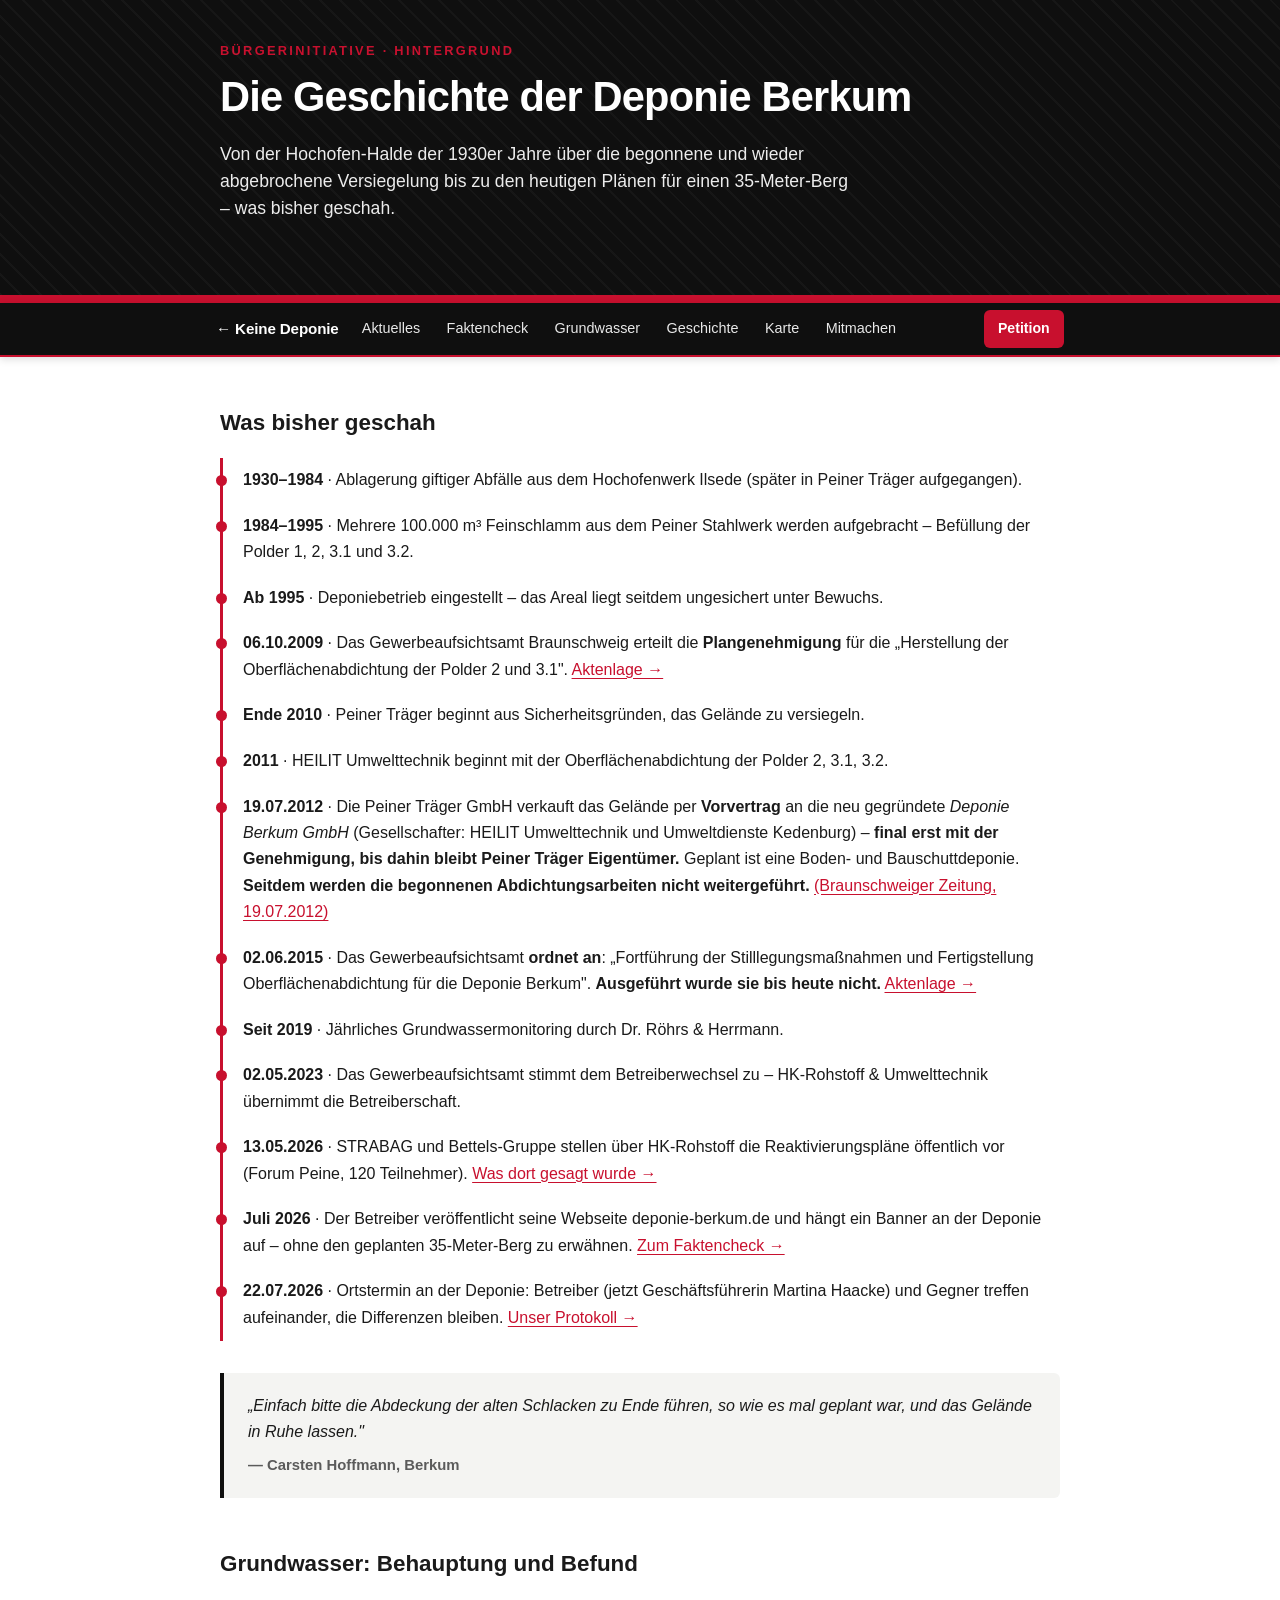
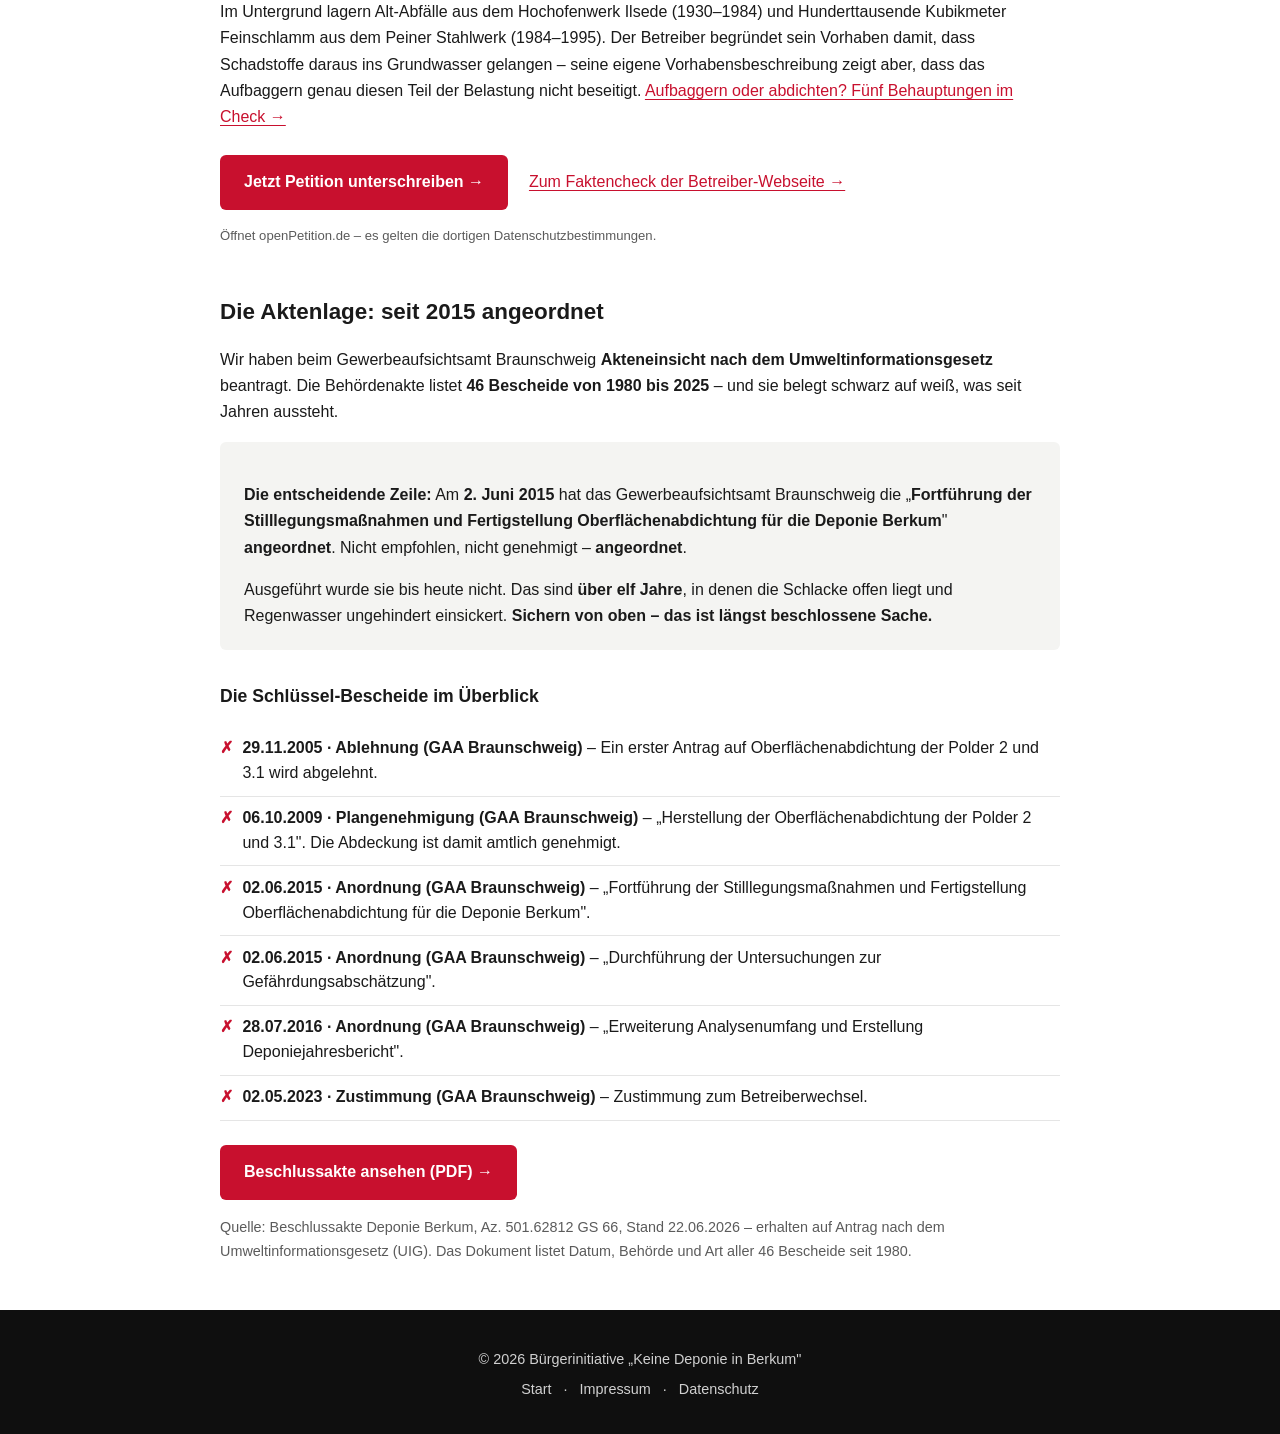
<file: geschichte.html>
<!DOCTYPE html>
<html lang="de">
<head>
    <meta charset="UTF-8">
    <meta name="viewport" content="width=device-width, initial-scale=1.0">
    <title>Die Geschichte der Deponie Berkum – Keine Deponie in Berkum</title>
    <meta name="description" content="Von der Hochofen-Halde der 1930er Jahre über die 2012 abgebrochene Versiegelung bis zu den heutigen Reaktivierungsplänen: die Geschichte der Deponie Berkum im Überblick.">
    <meta name="theme-color" content="#c8102e">
    <link rel="canonical" href="https://keine-deponie-berkum.de/geschichte.html">
    <link rel="icon" href="favicon.svg" type="image/svg+xml">
    <link rel="icon" href="favicon-32.png" type="image/png" sizes="32x32">
    <link rel="apple-touch-icon" href="apple-touch-icon.png">
    <link rel="stylesheet" href="style.css">
</head>
<body>
    <header class="hero" style="padding: 2.5rem 0;">
        <div class="container">
            <p class="kicker">Bürgerinitiative · Hintergrund</p>
            <h1 style="font-size: clamp(1.8rem, 5vw, 2.6rem); line-height: 1.15;">Die Geschichte der Deponie Berkum</h1>
            <p class="lead" style="margin-top: 1rem;">Von der Hochofen-Halde der 1930er Jahre über die begonnene und wieder abgebrochene Versiegelung bis zu den heutigen Plänen für einen 35-Meter-Berg – was bisher geschah.</p>
        </div>
    </header>

    <nav class="topnav" aria-label="Seiten-Navigation">
        <div class="topnav__inner">
            <a class="topnav__brand" href="index.html">&larr; Keine&nbsp;Deponie</a>
            <ul class="topnav__links">
                <li><a href="aktuelles.html">Aktuelles</a></li>
                <li><a href="faktencheck.html">Faktencheck</a></li>
                <li><a href="grundwasser.html">Grundwasser</a></li>
                <li><a href="geschichte.html">Geschichte</a></li>
                <li><a href="index.html#entfernungen">Karte</a></li>
                <li><a href="index.html#mitmachen">Mitmachen</a></li>
            </ul>
            <a class="topnav__cta" href="https://www.openpetition.org/deponieberkum" target="_blank" rel="noopener">Petition</a>
        </div>
    </nav>

    <main class="container" style="padding-top: 2rem; padding-bottom: 2rem;">

        <section style="margin-top: 1rem;">
            <h2 style="font-size: 1.4rem; margin: 0 0 1rem;">Was bisher geschah</h2>
            <ol class="timeline">
                <li><strong>1930&ndash;1984</strong> &middot; Ablagerung giftiger Abfälle aus dem Hochofenwerk Ilsede (später in Peiner Träger aufgegangen).</li>
                <li><strong>1984&ndash;1995</strong> &middot; Mehrere 100.000&nbsp;m³ Feinschlamm aus dem Peiner Stahlwerk werden aufgebracht – Befüllung der Polder 1, 2, 3.1 und 3.2.</li>
                <li><strong>Ab 1995</strong> &middot; Deponiebetrieb eingestellt – das Areal liegt seitdem ungesichert unter Bewuchs.</li>
                <li><strong>06.10.2009</strong> &middot; Das Gewerbeaufsichtsamt Braunschweig erteilt die <strong>Plangenehmigung</strong> für die „Herstellung der Oberflächenabdichtung der Polder 2 und 3.1". <a href="#aktenlage">Aktenlage &rarr;</a></li>
                <li><strong>Ende 2010</strong> &middot; Peiner Träger beginnt aus Sicherheitsgründen, das Gelände zu versiegeln.</li>
                <li><strong>2011</strong> &middot; HEILIT Umwelttechnik beginnt mit der Oberflächenabdichtung der Polder 2, 3.1, 3.2.</li>
                <li><strong>19.07.2012</strong> &middot; Die Peiner Träger GmbH verkauft das Gelände per <strong>Vorvertrag</strong> an die neu gegründete <em>Deponie Berkum GmbH</em> (Gesellschafter: HEILIT Umwelttechnik und Umweltdienste Kedenburg) – <strong>final erst mit der Genehmigung, bis dahin bleibt Peiner Träger Eigentümer.</strong> Geplant ist eine Boden- und Bauschuttdeponie. <strong>Seitdem werden die begonnenen Abdichtungsarbeiten nicht weitergeführt.</strong> <a href="https://www.braunschweiger-zeitung.de/peine/article150713424/Deponie-Berkum-wird-Bodendeponie.html" rel="noopener" target="_blank">(Braunschweiger Zeitung, 19.07.2012)</a></li>
                <li><strong>02.06.2015</strong> &middot; Das Gewerbeaufsichtsamt <strong>ordnet an</strong>: „Fortführung der Stilllegungsmaßnahmen und Fertigstellung Oberflächenabdichtung für die Deponie Berkum". <strong>Ausgeführt wurde sie bis heute nicht.</strong> <a href="#aktenlage">Aktenlage &rarr;</a></li>
                <li><strong>Seit 2019</strong> &middot; Jährliches Grundwassermonitoring durch Dr. Röhrs &amp; Herrmann.</li>
                <li><strong>02.05.2023</strong> &middot; Das Gewerbeaufsichtsamt stimmt dem Betreiberwechsel zu – HK-Rohstoff &amp; Umwelttechnik übernimmt die Betreiberschaft.</li>
                <li><strong>13.05.2026</strong> &middot; STRABAG und Bettels-Gruppe stellen über HK-Rohstoff die Reaktivierungspläne öffentlich vor (Forum Peine, 120 Teilnehmer). <a href="vortrag.html">Was dort gesagt wurde &rarr;</a></li>
                <li><strong>Juli 2026</strong> &middot; Der Betreiber veröffentlicht seine Webseite deponie-berkum.de und hängt ein Banner an der Deponie auf – ohne den geplanten 35-Meter-Berg zu erwähnen. <a href="faktencheck.html">Zum Faktencheck &rarr;</a></li>
                <li><strong>22.07.2026</strong> &middot; Ortstermin an der Deponie: Betreiber (jetzt Geschäftsführerin Martina Haacke) und Gegner treffen aufeinander, die Differenzen bleiben. <a href="ortstermin.html">Unser Protokoll &rarr;</a></li>
            </ol>
            <p class="quote">„Einfach bitte die Abdeckung der alten Schlacken zu Ende führen, so wie es mal geplant war, und das Gelände in Ruhe lassen."<br><span class="quote__author">— Carsten Hoffmann, Berkum</span></p>
        </section>

        <section style="margin-top: 3rem;">
            <h2 style="font-size: 1.4rem; margin: 0 0 1rem;">Grundwasser: Behauptung und Befund</h2>
            <p>Im Untergrund lagern Alt-Abfälle aus dem Hochofenwerk Ilsede (1930&ndash;1984) und Hunderttausende Kubikmeter Feinschlamm aus dem Peiner Stahlwerk (1984&ndash;1995). Der Betreiber begründet sein Vorhaben damit, dass Schadstoffe daraus ins Grundwasser gelangen – seine eigene Vorhabensbeschreibung zeigt aber, dass das Aufbaggern genau diesen Teil der Belastung nicht beseitigt. <a href="grundwasser.html">Aufbaggern oder abdichten? Fünf Behauptungen im Check &rarr;</a></p>
            <p style="margin-top: 1.5rem;"><a class="btn-primary" href="https://www.openpetition.org/deponieberkum" target="_blank" rel="noopener">Jetzt Petition unterschreiben &rarr;</a>&nbsp; <a href="faktencheck.html" style="margin-left: 0.75rem;">Zum Faktencheck der Betreiber-Webseite &rarr;</a></p>
            <p class="cta-hint">Öffnet openPetition.de – es gelten die dortigen Datenschutzbestimmungen.</p>
        </section>

        <section id="aktenlage" style="margin-top: 3rem;">
            <h2 style="font-size: 1.4rem; margin: 0 0 1rem;">Die Aktenlage: seit 2015 angeordnet</h2>
            <p>Wir haben beim Gewerbeaufsichtsamt Braunschweig <strong>Akteneinsicht nach dem Umweltinformationsgesetz</strong> beantragt. Die Behördenakte listet <strong>46 Bescheide von 1980 bis 2025</strong> – und sie belegt schwarz auf weiß, was seit Jahren aussteht.</p>

            <div class="fc-fazit">
                <p><strong>Die entscheidende Zeile:</strong> Am <strong>2. Juni 2015</strong> hat das Gewerbeaufsichtsamt Braunschweig die „<strong>Fortführung der Stilllegungsmaßnahmen und Fertigstellung Oberflächenabdichtung für die Deponie Berkum</strong>" <strong>angeordnet</strong>. Nicht empfohlen, nicht genehmigt – <strong>angeordnet</strong>.</p>
                <p>Ausgeführt wurde sie bis heute nicht. Das sind <strong>über elf Jahre</strong>, in denen die Schlacke offen liegt und Regenwasser ungehindert einsickert. <strong>Sichern von oben – das ist längst beschlossene Sache.</strong></p>
            </div>

            <h3 style="margin: 2rem 0 0.75rem; font-size: 1.1rem;">Die Schlüssel-Bescheide im Überblick</h3>
            <ul class="fc-missing">
                <li><strong>29.11.2005 · Ablehnung (GAA Braunschweig)</strong> – Ein erster Antrag auf Oberflächenabdichtung der Polder 2 und 3.1 wird abgelehnt.</li>
                <li><strong>06.10.2009 · Plangenehmigung (GAA Braunschweig)</strong> – „Herstellung der Oberflächenabdichtung der Polder 2 und 3.1". Die Abdeckung ist damit amtlich genehmigt.</li>
                <li><strong>02.06.2015 · Anordnung (GAA Braunschweig)</strong> – „Fortführung der Stilllegungsmaßnahmen und Fertigstellung Oberflächenabdichtung für die Deponie Berkum".</li>
                <li><strong>02.06.2015 · Anordnung (GAA Braunschweig)</strong> – „Durchführung der Untersuchungen zur Gefährdungsabschätzung".</li>
                <li><strong>28.07.2016 · Anordnung (GAA Braunschweig)</strong> – „Erweiterung Analysenumfang und Erstellung Deponiejahresbericht".</li>
                <li><strong>02.05.2023 · Zustimmung (GAA Braunschweig)</strong> – Zustimmung zum Betreiberwechsel.</li>
            </ul>

            <p style="margin-top: 1.5rem;"><a class="btn-primary" href="material/beschlussakte-deponie-berkum.pdf" target="_blank" rel="noopener">Beschlussakte ansehen (PDF) &rarr;</a></p>
            <p class="note" style="margin-top: 1rem; font-size: 0.9rem;">Quelle: Beschlussakte Deponie Berkum, Az. 501.62812 GS 66, Stand 22.06.2026 – erhalten auf Antrag nach dem Umweltinformationsgesetz (UIG). Das Dokument listet Datum, Behörde und Art aller 46 Bescheide seit 1980.</p>
        </section>
    </main>

    <footer>
        <div class="container">
            <p>&copy; <span id="jahr"></span> Bürgerinitiative „Keine Deponie in Berkum"</p>
            <nav>
                <a href="index.html">Start</a>
                <span aria-hidden="true">·</span>
                <a href="impressum.html">Impressum</a>
                <span aria-hidden="true">·</span>
                <a href="datenschutz.html">Datenschutz</a>
            </nav>
        </div>
    </footer>

    <script>
        document.getElementById('jahr').textContent = new Date().getFullYear();
    </script>
</body>
</html>
</file>
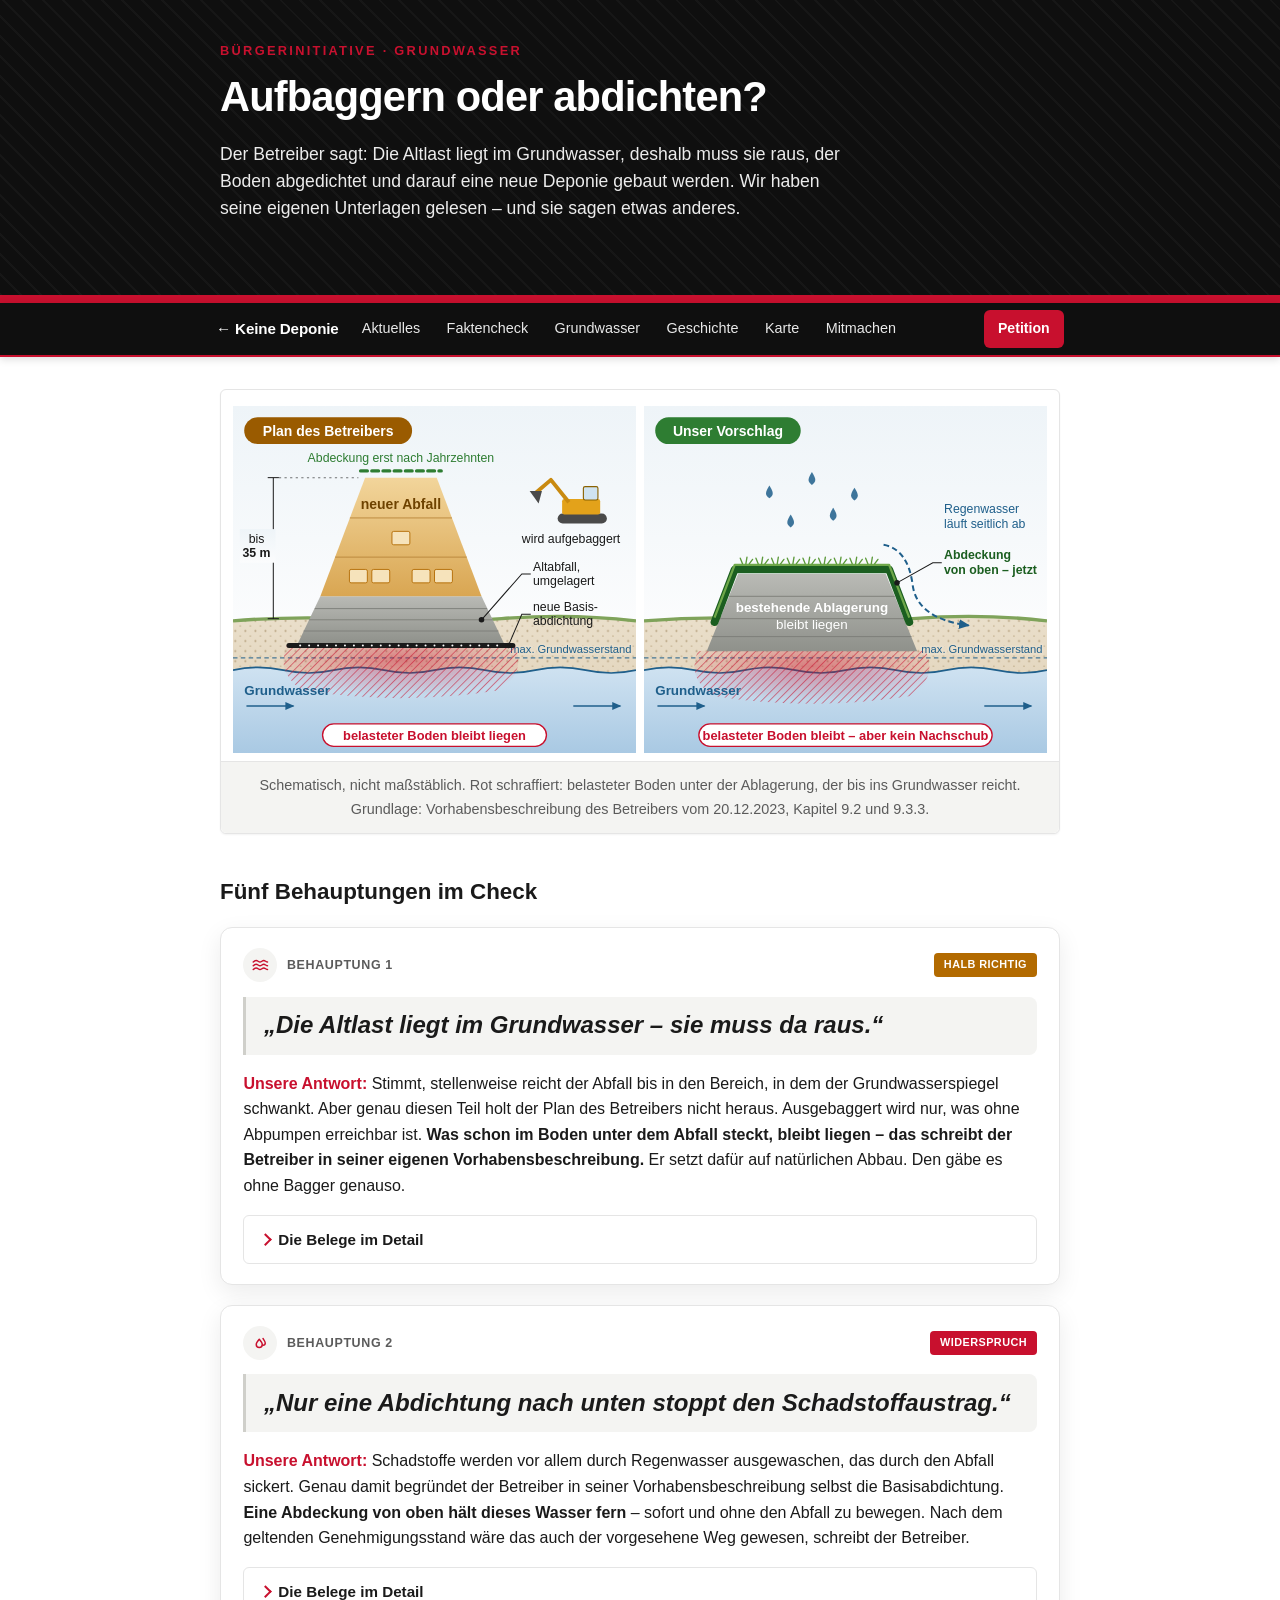
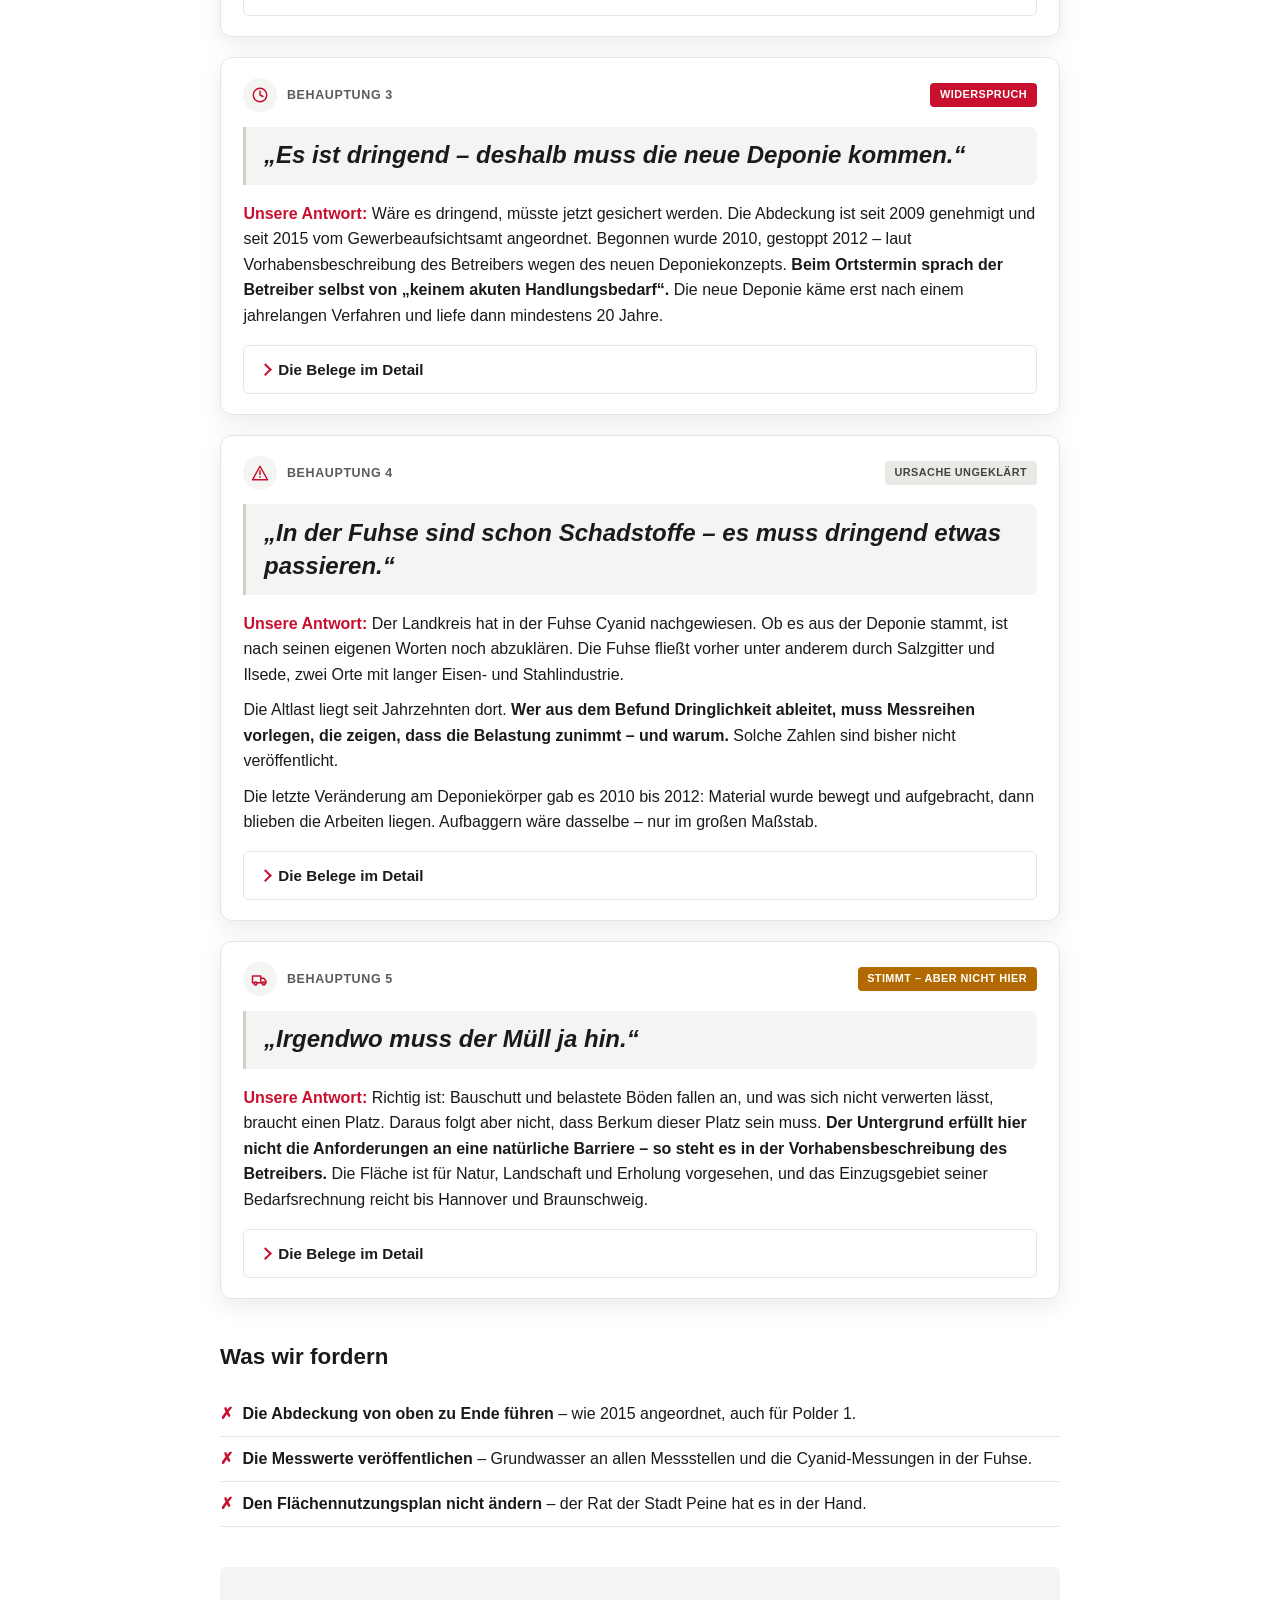
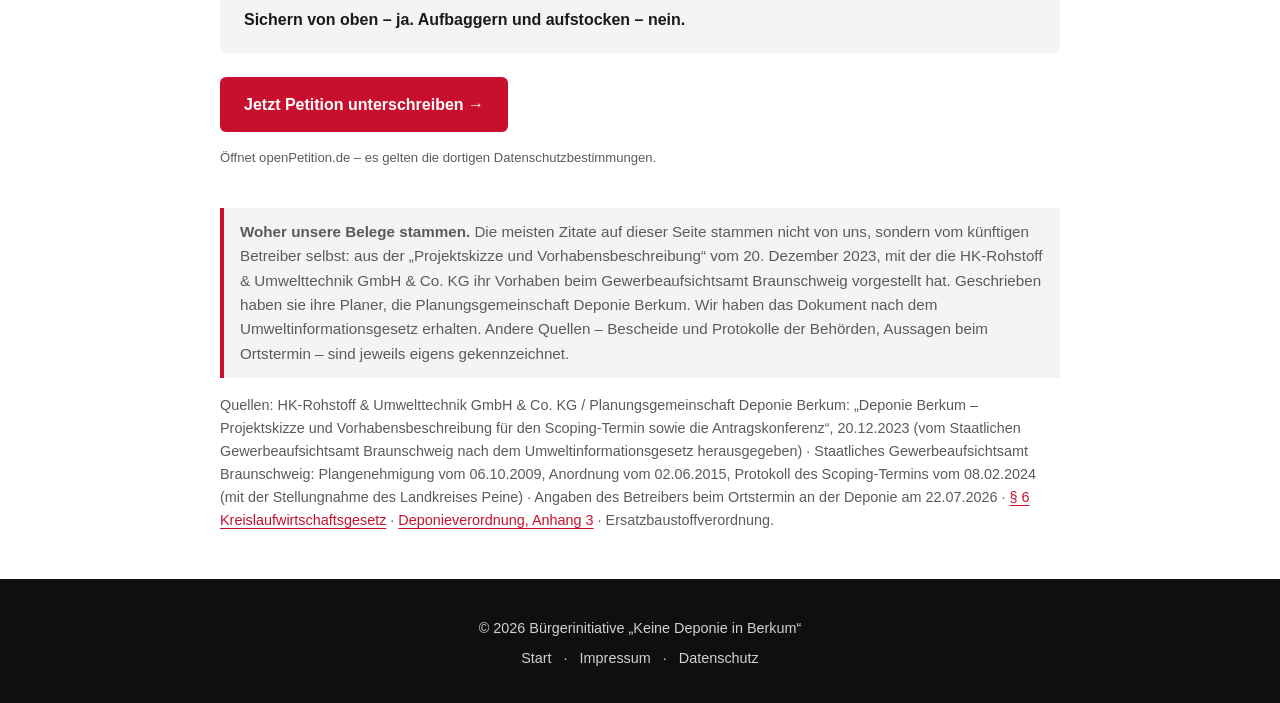
<file: grundwasser.html>
<!DOCTYPE html>
<html lang="de">
<head>
    <meta charset="UTF-8">
    <meta name="viewport" content="width=device-width, initial-scale=1.0">
    <title>Aufbaggern oder abdichten? Grundwasser im Check – Keine Deponie in Berkum</title>
    <meta name="description" content="Der Betreiber begründet die neue Deponie in Berkum mit Schadstoffen im Grundwasser. Seine eigene Vorhabensbeschreibung zeigt: Das Aufbaggern holt die Belastung nicht heraus. Fünf Behauptungen im Check.">
    <meta name="theme-color" content="#c8102e">
    <link rel="canonical" href="https://keine-deponie-berkum.de/grundwasser.html">
    <link rel="icon" href="favicon.svg" type="image/svg+xml">
    <link rel="icon" href="favicon-32.png" type="image/png" sizes="32x32">
    <link rel="apple-touch-icon" href="apple-touch-icon.png">
    <link rel="stylesheet" href="style.css">
</head>

<body>
    <svg width="0" height="0" style="position:absolute" aria-hidden="true">
        <defs>
            <symbol id="ic-soil" viewBox="0 0 24 24" fill="none" stroke="currentColor" stroke-width="2" stroke-linecap="round" stroke-linejoin="round"><path d="M3 18s2-2 4-2 3 2 5 2 3-2 5-2 3 2 5 2"/><path d="M3 13s2-2 4-2 3 2 5 2 3-2 5-2 3 2 5 2"/><path d="M3 8s2-2 4-2 3 2 5 2 3-2 5-2 3 2 5 2"/></symbol>
            <symbol id="ic-droplets" viewBox="0 0 24 24" fill="none" stroke="currentColor" stroke-width="2" stroke-linecap="round" stroke-linejoin="round"><path d="M7 14a4 4 0 0 0 8 0c0-2.5-4-7-4-7s-4 4.5-4 7Z"/><path d="M16 6c1 1.5 3 4 3 6a3 3 0 0 1-3 3"/></symbol>
            <symbol id="ic-clock" viewBox="0 0 24 24" fill="none" stroke="currentColor" stroke-width="2" stroke-linecap="round" stroke-linejoin="round"><circle cx="12" cy="12" r="9"/><polyline points="12 7 12 12 16 14"/></symbol>
            <symbol id="ic-alert" viewBox="0 0 24 24" fill="none" stroke="currentColor" stroke-width="2" stroke-linecap="round" stroke-linejoin="round"><path d="m12 3 10 18H2z"/><line x1="12" y1="9" x2="12" y2="14"/><line x1="12" y1="17" x2="12" y2="17.5"/></symbol>
            <symbol id="ic-volume" viewBox="0 0 24 24" fill="none" stroke="currentColor" stroke-width="2" stroke-linecap="round" stroke-linejoin="round"><path d="M3 7 12 3l9 4-9 4z"/><path d="M3 7v10l9 4 9-4V7"/><path d="M12 11v10"/></symbol>
            <symbol id="ic-factory" viewBox="0 0 24 24" fill="none" stroke="currentColor" stroke-width="2" stroke-linecap="round" stroke-linejoin="round"><path d="M2 20V8l5 4V8l5 4V8l5 4V6h3v14z"/><path d="M9 16h2 M14 16h2"/></symbol>
            <symbol id="ic-truck" viewBox="0 0 24 24" fill="none" stroke="currentColor" stroke-width="2" stroke-linecap="round" stroke-linejoin="round"><rect x="2" y="8" width="11" height="9"/><path d="M13 11h4l3 4v2h-7"/><circle cx="6" cy="18" r="2"/><circle cx="17" cy="18" r="2"/></symbol>
        </defs>
    </svg>
    <header class="hero" style="padding: 2.5rem 0;">
        <div class="container">
            <p class="kicker">Bürgerinitiative · Grundwasser</p>
            <h1 style="font-size: clamp(1.8rem, 5vw, 2.6rem); line-height: 1.15;">Aufbaggern oder abdichten?</h1>
            <p class="lead" style="margin-top: 1rem;">Der Betreiber sagt: Die Altlast liegt im Grundwasser, deshalb muss sie raus, der Boden abgedichtet und darauf eine neue Deponie gebaut werden. Wir haben seine eigenen Unterlagen gelesen – und sie sagen etwas anderes.</p>
        </div>
    </header>

    <nav class="topnav" aria-label="Seiten-Navigation">
        <div class="topnav__inner">
            <a class="topnav__brand" href="index.html">&larr; Keine&nbsp;Deponie</a>
            <ul class="topnav__links">
                <li><a href="aktuelles.html">Aktuelles</a></li>
                <li><a href="faktencheck.html">Faktencheck</a></li>
                <li><a href="grundwasser.html" aria-current="page">Grundwasser</a></li>
                <li><a href="geschichte.html">Geschichte</a></li>
                <li><a href="index.html#entfernungen">Karte</a></li>
                <li><a href="index.html#mitmachen">Mitmachen</a></li>
            </ul>
            <a class="topnav__cta" href="https://www.openpetition.org/deponieberkum" target="_blank" rel="noopener">Petition</a>
        </div>
    </nav>

    <main class="container" style="padding-top: 2rem; padding-bottom: 2rem;">

        <section>
            <figure class="scheme" style="margin-top: 0;">
                <div class="gw-scheme">
                    <svg viewBox="0 0 360 310" role="img" aria-labelledby="gw-plan-title gw-plan-desc">
                        <title id="gw-plan-title">Plan des Betreibers</title>
                        <desc id="gw-plan-desc">Der Altabfall wird ausgehoben, auf einer neuen Basisabdichtung wieder eingebaut und mit neuem Abfall bis 35 Meter hoch aufgeschüttet. Abgedeckt wird erst nach Jahrzehnten. Der belastete Boden unter der alten Ablagerung bleibt im Grundwasser liegen.</desc>
<defs>
  <linearGradient id="gw-a-sky" x1="0" y1="0" x2="0" y2="1"><stop offset="0" stop-color="#eef4f8"/><stop offset="1" stop-color="#fbfcfd"/></linearGradient>
  <linearGradient id="gw-a-soil" x1="0" y1="0" x2="0" y2="1"><stop offset="0" stop-color="#eadfcb"/><stop offset="1" stop-color="#dccdb1"/></linearGradient>
  <linearGradient id="gw-a-water" x1="0" y1="0" x2="0" y2="1"><stop offset="0" stop-color="#cfe2f1"/><stop offset="1" stop-color="#a9c9e3"/></linearGradient>
  <linearGradient id="gw-a-old" x1="0" y1="0" x2="0" y2="1"><stop offset="0" stop-color="#b9bab5"/><stop offset="1" stop-color="#8f918b"/></linearGradient>
  <linearGradient id="gw-a-new" x1="0" y1="0" x2="0" y2="1"><stop offset="0" stop-color="#f2d59b"/><stop offset="1" stop-color="#d9a652"/></linearGradient>
  <radialGradient id="gw-a-glow" cx="0.5" cy="0.35" r="0.6"><stop offset="0" stop-color="#c8102e" stop-opacity="0.45"/><stop offset="1" stop-color="#c8102e" stop-opacity="0"/></radialGradient>
  <pattern id="gw-a-dots" width="9" height="9" patternUnits="userSpaceOnUse"><circle cx="2" cy="3" r="0.9" fill="#b9a583"/><circle cx="6.5" cy="7.5" r="0.7" fill="#c7b594"/></pattern>
  <pattern id="gw-a-hatch" width="5" height="5" patternUnits="userSpaceOnUse" patternTransform="rotate(45)"><line x1="0" y1="0" x2="0" y2="5" stroke="#c8102e" stroke-width="1.6"/></pattern>
  <marker id="gw-a-arrow" viewBox="0 0 10 10" refX="8" refY="5" markerWidth="6" markerHeight="6" orient="auto-start-reverse"><path d="M0 1 L9 5 L0 9 Z" fill="#1f5f8b"/></marker>
  <path id="gw-a-drop" d="M0 -7 C3.5 -1.5 4.5 1.5 0 4.5 C-4.5 1.5 -3.5 -1.5 0 -7 Z"/>
</defs>
<rect width="360" height="192" fill="url(#gw-a-sky)"/>
<path d="M0 192 Q60 187 120 191 T240 190 T360 192 L360 310 L0 310 Z" fill="url(#gw-a-soil)"/>
<path d="M0 192 Q60 187 120 191 T240 190 T360 192 L360 310 L0 310 Z" fill="url(#gw-a-dots)"/>
<path d="M0 192 Q60 187 120 191 T240 190 T360 192" fill="none" stroke="#7fa35a" stroke-width="3"/>
<path d="M0 236 Q22 231 45 236 T90 236 T135 236 T180 236 T225 236 T270 236 T315 236 T360 236 L360 310 L0 310 Z" fill="url(#gw-a-water)"/>
<path d="M0 236 Q22 231 45 236 T90 236 T135 236 T180 236 T225 236 T270 236 T315 236 T360 236" fill="none" stroke="#1f5f8b" stroke-width="1.5"/>
<line x1="0" y1="225" x2="360" y2="225" stroke="#1f5f8b" stroke-width="1" stroke-dasharray="4 3" opacity="0.8"/>
<text x="356" y="221" text-anchor="end" font-size="10" fill="#1f5f8b" stroke="#eadfcb" stroke-width="3" paint-order="stroke">max. Grundwasserstand</text>
<path d="M48 214 Q150 204 252 214 Q262 238 238 254 Q150 268 62 254 Q38 238 48 214 Z" fill="url(#gw-a-glow)"/>
<path d="M48 214 Q150 204 252 214 Q262 238 238 254 Q150 268 62 254 Q38 238 48 214 Z" fill="url(#gw-a-hatch)" opacity="0.55"/>
<text x="10" y="258" font-size="12" font-weight="700" fill="#1f5f8b">Grundwasser</text>
<line x1="12" y1="268" x2="54" y2="268" stroke="#1f5f8b" stroke-width="1.5" marker-end="url(#gw-a-arrow)"/>
<line x1="304" y1="268" x2="346" y2="268" stroke="#1f5f8b" stroke-width="1.5" marker-end="url(#gw-a-arrow)"/>
<path d="M58 212 L78 170 L222 170 L242 212 Z" fill="url(#gw-a-old)"/>
<path d="M68 191 L232 191 M73 181 L227 181 M63 201 L237 201" stroke="#7b7d77" stroke-width="0.8" fill="none"/>
<path d="M78 170 L118 64 L182 64 L222 170 Z" fill="url(#gw-a-new)"/>
<path d="M104.4 100 L195.6 100 M91.2 135 L208.8 135" stroke="#b8863a" stroke-width="0.8" fill="none"/>
<g fill="#f6e3bb" stroke="#b26a00" stroke-width="0.8">
  <rect x="104" y="146" width="16" height="12" rx="1.5"/><rect x="124" y="146" width="16" height="12" rx="1.5"/>
  <rect x="160" y="146" width="16" height="12" rx="1.5"/><rect x="180" y="146" width="16" height="12" rx="1.5"/>
  <rect x="142" y="112" width="16" height="12" rx="1.5"/>
</g>
<text x="150" y="92" text-anchor="middle" font-size="12.5" font-weight="700" fill="#6e4200">neuer Abfall</text>
<line x1="50" y1="214" x2="250" y2="214" stroke="#1a1a1a" stroke-width="4.5" stroke-linecap="round"/>
<g fill="#ffffff"><circle cx="60" cy="214" r="0.9"/><circle cx="68" cy="214" r="0.9"/><circle cx="76" cy="214" r="0.9"/><circle cx="84" cy="214" r="0.9"/><circle cx="92" cy="214" r="0.9"/><circle cx="100" cy="214" r="0.9"/><circle cx="108" cy="214" r="0.9"/><circle cx="116" cy="214" r="0.9"/><circle cx="124" cy="214" r="0.9"/><circle cx="132" cy="214" r="0.9"/><circle cx="140" cy="214" r="0.9"/><circle cx="148" cy="214" r="0.9"/><circle cx="156" cy="214" r="0.9"/><circle cx="164" cy="214" r="0.9"/><circle cx="172" cy="214" r="0.9"/><circle cx="180" cy="214" r="0.9"/><circle cx="188" cy="214" r="0.9"/><circle cx="196" cy="214" r="0.9"/><circle cx="204" cy="214" r="0.9"/><circle cx="212" cy="214" r="0.9"/><circle cx="220" cy="214" r="0.9"/><circle cx="228" cy="214" r="0.9"/><circle cx="236" cy="214" r="0.9"/></g>
<line x1="114" y1="58" x2="186" y2="58" stroke="#2e7d32" stroke-width="3" stroke-dasharray="6 4" stroke-linecap="round"/>
<text x="150" y="50" text-anchor="middle" font-size="11" fill="#2e7d32">Abdeckung erst nach Jahrzehnten</text>
<g stroke="#1a1a1a" stroke-width="0.9">
  <line x1="36" y1="64" x2="36" y2="190"/><line x1="31" y1="64" x2="41" y2="64"/><line x1="31" y1="190" x2="41" y2="190"/>
  <line x1="41" y1="64" x2="112" y2="64" stroke-dasharray="2 3" opacity="0.6"/>
</g>
<rect x="6" y="110" width="32" height="30" fill="url(#gw-a-sky)"/>
<text x="21" y="122" text-anchor="middle" font-size="11" fill="#1a1a1a">bis</text>
<text x="21" y="135" text-anchor="middle" font-size="11" font-weight="700" fill="#1a1a1a">35 m</text>
<g transform="translate(290 66)">
  <rect x="0" y="30" width="44" height="9" rx="4.5" fill="#4a4a4a"/>
  <rect x="4" y="17" width="34" height="14" rx="2" fill="#e3a21a"/>
  <rect x="23" y="6" width="13" height="12" rx="1.5" fill="#cfe3f0" stroke="#8a6200" stroke-width="1"/>
  <polyline points="10,20 -6,0 -20,12" fill="none" stroke="#c98a10" stroke-width="3.5" stroke-linejoin="round"/>
  <path d="M-25 10 L-14 10 L-17 21 Z" fill="#4a4a4a"/>
</g>
<text x="302" y="122" text-anchor="middle" font-size="11" fill="#1a1a1a">wird aufgebaggert</text>
<circle cx="222" cy="191" r="2.5" fill="#1a1a1a"/><polyline points="222,191 258,150 266,150" fill="none" stroke="#1a1a1a" stroke-width="0.9"/>
<text x="268" y="147" font-size="11" fill="#1a1a1a">Altabfall,</text>
<text x="268" y="160" font-size="11" fill="#1a1a1a">umgelagert</text>
<circle cx="246" cy="214" r="2.5" fill="#1a1a1a"/><polyline points="246,214 258,186 266,186" fill="none" stroke="#1a1a1a" stroke-width="0.9"/>
<text x="268" y="183" font-size="11" fill="#1a1a1a">neue Basis-</text>
<text x="268" y="196" font-size="11" fill="#1a1a1a">abdichtung</text>
<rect x="80.0" y="284" width="200" height="20" rx="10" fill="#ffffff" stroke="#c8102e" stroke-width="1.2"/><text x="180" y="298" text-anchor="middle" font-size="11.5" font-weight="700" fill="#c8102e">belasteter Boden bleibt liegen</text>
<rect x="10" y="10" width="150" height="24" rx="12" fill="#9a5b00"/><text x="85.0" y="26.5" text-anchor="middle" font-size="12.5" font-weight="700" fill="#ffffff">Plan des Betreibers</text>
                    </svg>
                    <svg viewBox="0 0 360 310" role="img" aria-labelledby="gw-bi-title gw-bi-desc">
                        <title id="gw-bi-title">Unser Vorschlag</title>
                        <desc id="gw-bi-desc">Die bestehende Ablagerung bleibt liegen und wird sofort von oben abgedeckt. Regenwasser läuft seitlich ab und sickert nicht mehr durch den Abfall. Der belastete Boden darunter bleibt ebenfalls liegen, bekommt aber keinen Nachschub.</desc>
<defs>
  <linearGradient id="gw-b-sky" x1="0" y1="0" x2="0" y2="1"><stop offset="0" stop-color="#eef4f8"/><stop offset="1" stop-color="#fbfcfd"/></linearGradient>
  <linearGradient id="gw-b-soil" x1="0" y1="0" x2="0" y2="1"><stop offset="0" stop-color="#eadfcb"/><stop offset="1" stop-color="#dccdb1"/></linearGradient>
  <linearGradient id="gw-b-water" x1="0" y1="0" x2="0" y2="1"><stop offset="0" stop-color="#cfe2f1"/><stop offset="1" stop-color="#a9c9e3"/></linearGradient>
  <linearGradient id="gw-b-old" x1="0" y1="0" x2="0" y2="1"><stop offset="0" stop-color="#b9bab5"/><stop offset="1" stop-color="#8f918b"/></linearGradient>
  <linearGradient id="gw-b-new" x1="0" y1="0" x2="0" y2="1"><stop offset="0" stop-color="#f2d59b"/><stop offset="1" stop-color="#d9a652"/></linearGradient>
  <radialGradient id="gw-b-glow" cx="0.5" cy="0.35" r="0.6"><stop offset="0" stop-color="#c8102e" stop-opacity="0.45"/><stop offset="1" stop-color="#c8102e" stop-opacity="0"/></radialGradient>
  <pattern id="gw-b-dots" width="9" height="9" patternUnits="userSpaceOnUse"><circle cx="2" cy="3" r="0.9" fill="#b9a583"/><circle cx="6.5" cy="7.5" r="0.7" fill="#c7b594"/></pattern>
  <pattern id="gw-b-hatch" width="5" height="5" patternUnits="userSpaceOnUse" patternTransform="rotate(45)"><line x1="0" y1="0" x2="0" y2="5" stroke="#c8102e" stroke-width="1.6"/></pattern>
  <marker id="gw-b-arrow" viewBox="0 0 10 10" refX="8" refY="5" markerWidth="6" markerHeight="6" orient="auto-start-reverse"><path d="M0 1 L9 5 L0 9 Z" fill="#1f5f8b"/></marker>
  <path id="gw-b-drop" d="M0 -7 C3.5 -1.5 4.5 1.5 0 4.5 C-4.5 1.5 -3.5 -1.5 0 -7 Z"/>
</defs>
<rect width="360" height="192" fill="url(#gw-b-sky)"/>
<path d="M0 192 Q60 187 120 191 T240 190 T360 192 L360 310 L0 310 Z" fill="url(#gw-b-soil)"/>
<path d="M0 192 Q60 187 120 191 T240 190 T360 192 L360 310 L0 310 Z" fill="url(#gw-b-dots)"/>
<path d="M0 192 Q60 187 120 191 T240 190 T360 192" fill="none" stroke="#7fa35a" stroke-width="3"/>
<path d="M0 236 Q22 231 45 236 T90 236 T135 236 T180 236 T225 236 T270 236 T315 236 T360 236 L360 310 L0 310 Z" fill="url(#gw-b-water)"/>
<path d="M0 236 Q22 231 45 236 T90 236 T135 236 T180 236 T225 236 T270 236 T315 236 T360 236" fill="none" stroke="#1f5f8b" stroke-width="1.5"/>
<line x1="0" y1="225" x2="360" y2="225" stroke="#1f5f8b" stroke-width="1" stroke-dasharray="4 3" opacity="0.8"/>
<text x="356" y="221" text-anchor="end" font-size="10" fill="#1f5f8b" stroke="#eadfcb" stroke-width="3" paint-order="stroke">max. Grundwasserstand</text>
<path d="M48 219 Q150 209 252 219 Q262 243 238 259 Q150 273 62 259 Q38 243 48 219 Z" fill="url(#gw-b-glow)"/>
<path d="M48 219 Q150 209 252 219 Q262 243 238 259 Q150 273 62 259 Q38 243 48 219 Z" fill="url(#gw-b-hatch)" opacity="0.55"/>
<text x="10" y="258" font-size="12" font-weight="700" fill="#1f5f8b">Grundwasser</text>
<line x1="12" y1="268" x2="54" y2="268" stroke="#1f5f8b" stroke-width="1.5" marker-end="url(#gw-b-arrow)"/>
<line x1="304" y1="268" x2="346" y2="268" stroke="#1f5f8b" stroke-width="1.5" marker-end="url(#gw-b-arrow)"/>
<path d="M56 219 L84 150 L216 150 L244 219 Z" fill="url(#gw-b-old)"/>
<path d="M76 170 L224 170 M68 190 L232 190 M61 206 L239 206" stroke="#7b7d77" stroke-width="0.8" fill="none"/>
<text x="150" y="184" text-anchor="middle" font-size="12" font-weight="700" fill="#ffffff">bestehende Ablagerung</text>
<text x="150" y="199" text-anchor="middle" font-size="12" fill="#ffffff">bleibt liegen</text>
<path d="M63 193 L81 146 L219 146 L237 193" fill="none" stroke="#1b5e20" stroke-width="7" stroke-linejoin="round" stroke-linecap="round"/>
<path d="M63 193 L81 146 L219 146 L237 193" fill="none" stroke="#6fa84a" stroke-width="2" stroke-linejoin="round" transform="translate(0 -4)"/>
<g stroke="#5c9a3a" stroke-width="1.2" stroke-linecap="round" fill="none"><path d="M88 141 l-2 -5 M91 141 l1 -6 M94 141 l3 -4"/><path d="M102 141 l-2 -5 M105 141 l1 -6 M108 141 l3 -4"/><path d="M116 141 l-2 -5 M119 141 l1 -6 M122 141 l3 -4"/><path d="M130 141 l-2 -5 M133 141 l1 -6 M136 141 l3 -4"/><path d="M144 141 l-2 -5 M147 141 l1 -6 M150 141 l3 -4"/><path d="M158 141 l-2 -5 M161 141 l1 -6 M164 141 l3 -4"/><path d="M172 141 l-2 -5 M175 141 l1 -6 M178 141 l3 -4"/><path d="M186 141 l-2 -5 M189 141 l1 -6 M192 141 l3 -4"/><path d="M200 141 l-2 -5 M203 141 l1 -6 M206 141 l3 -4"/></g>
<g fill="#1f5f8b" opacity="0.85"><use href="#gw-b-drop" x="112" y="78"/><use href="#gw-b-drop" x="150" y="66"/><use href="#gw-b-drop" x="188" y="80"/><use href="#gw-b-drop" x="131" y="104"/><use href="#gw-b-drop" x="169" y="98"/></g>
<path d="M214 124 Q236 128 240 160 Q244 190 290 196" fill="none" stroke="#1f5f8b" stroke-width="1.8" stroke-dasharray="5 3" marker-end="url(#gw-b-arrow)"/>
<text x="268" y="96" font-size="11" fill="#1f5f8b">Regenwasser</text>
<text x="268" y="109" font-size="11" fill="#1f5f8b">läuft seitlich ab</text>
<circle cx="226" cy="158" r="2.5" fill="#1a1a1a"/><polyline points="226,158 258,140 266,140" fill="none" stroke="#1a1a1a" stroke-width="0.9"/>
<text x="268" y="137" font-size="11" font-weight="700" fill="#1b5e20">Abdeckung</text>
<text x="268" y="150" font-size="11" font-weight="700" fill="#1b5e20">von oben – jetzt</text>
<rect x="49.0" y="284" width="262" height="20" rx="10" fill="#ffffff" stroke="#c8102e" stroke-width="1.2"/><text x="180" y="298" text-anchor="middle" font-size="11.5" font-weight="700" fill="#c8102e">belasteter Boden bleibt – aber kein Nachschub</text>
<rect x="10" y="10" width="130" height="24" rx="12" fill="#2e7d32"/><text x="75.0" y="26.5" text-anchor="middle" font-size="12.5" font-weight="700" fill="#ffffff">Unser Vorschlag</text>
                    </svg>
                </div>
                <figcaption>Schematisch, nicht maßstäblich. Rot schraffiert: belasteter Boden unter der Ablagerung, der bis ins Grundwasser reicht. Grundlage: Vorhabensbeschreibung des Betreibers vom 20.12.2023, Kapitel 9.2 und 9.3.3.</figcaption>
            </figure>
        </section>

        <section style="margin-top: 2.5rem;">
            <h2 style="font-size: 1.4rem; margin: 0 0 1rem;">Fünf Behauptungen im Check</h2>

            <article class="fc-card" id="gw-1">
                <div class="fc-card__head">
                    <span class="fc-card__icon"><svg aria-hidden="true"><use href="#ic-soil"/></svg></span>
                    <span class="fc-card__source">Behauptung 1</span>
                    <span class="fc-verdict fc-verdict--unvollstaendig">Halb richtig</span>
                </div>
                <div class="fc-quote gw-claim"><p>„Die Altlast liegt im Grundwasser – sie muss da raus.“</p></div>
                <div class="fc-answer"><div>
                    <p class="fc-answer__text"><span class="fc-answer-label">Unsere Antwort:</span> Stimmt, stellenweise reicht der Abfall bis in den Bereich, in dem der Grundwasserspiegel schwankt. Aber genau diesen Teil holt der Plan des Betreibers nicht heraus. Ausgebaggert wird nur, was ohne Abpumpen erreichbar ist. <strong>Was schon im Boden unter dem Abfall steckt, bleibt liegen – das schreibt der Betreiber in seiner eigenen Vorhabensbeschreibung.</strong> Er setzt dafür auf natürlichen Abbau. Den gäbe es ohne Bagger genauso.</p>
                </div></div>
                <details class="disclosure">
                    <summary>Die Belege im Detail</summary>
                    <div class="disclosure__body">
                        <h4>Was der Betreiber selbst schreibt</h4>
                        <div class="fc-quote"><span class="fc-quote__label"><strong>Vorhabensbeschreibung des Betreibers</strong> · Kapitel 9.2, Seite 19</span><p>„Die Abfälle werden, sofern ohne Grundwasserhaltung möglich, ausgehoben.“</p></div>
                        <div class="fc-quote"><span class="fc-quote__label"><strong>Vorhabensbeschreibung des Betreibers</strong> · Kapitel 9.3.3, Seite 24</span><p>„Ein Abtrag des darunterliegenden Kontaminationssaumes […] soll nicht erfolgen. […] Insofern wird der bestehende Zustand nicht verändert. Der biologische Abbau wird den verbleibenden Kontaminationssaum langfristig abbauen.“</p></div>
                        <div class="fc-quote"><span class="fc-quote__label"><strong>Vorhabensbeschreibung des Betreibers</strong> · Kapitel 8.6, Seite 15</span><p>Die Abfälle werden „zeitweise direkt durch das Grundwasser erreicht“.</p></div>
                        <h4>Die Zahlen</h4>
                        <ul>
                            <li>Höchster zu erwartender Grundwasserstand: 65,42&nbsp;m ü.&nbsp;NHN</li>
                            <li>Unterkante des Abfalls in Polder 1: im Mittel 65,50&nbsp;m, „in einigen Bereichen […] deutlich unterhalb“ des höchsten Grundwasserstands</li>
                            <li>Polder 2 und 3.1: im Mittel 65,00&nbsp;m – also unter dem Höchststand (Kapitel 9.2, Seite 19)</li>
                        </ul>
                        <h4>Was das bedeutet</h4>
                        <p>Der Teil der Belastung, der tatsächlich im Grundwasser sitzt, wird durch das Projekt nicht beseitigt.</p>
                        <h4>Offene Frage an die Behörde</h4>
                        <p>Wie viel belastetes Material bleibt nach der Planung des Betreibers unterhalb der neuen Basisabdichtung?</p>
                    </div>
                </details>
            </article>

            <article class="fc-card" id="gw-2">
                <div class="fc-card__head">
                    <span class="fc-card__icon"><svg aria-hidden="true"><use href="#ic-droplets"/></svg></span>
                    <span class="fc-card__source">Behauptung 2</span>
                    <span class="fc-verdict fc-verdict--widerspruch">Widerspruch</span>
                </div>
                <div class="fc-quote gw-claim"><p>„Nur eine Abdichtung nach unten stoppt den Schadstoffaustrag.“</p></div>
                <div class="fc-answer"><div>
                    <p class="fc-answer__text"><span class="fc-answer-label">Unsere Antwort:</span> Schadstoffe werden vor allem durch Regenwasser ausgewaschen, das durch den Abfall sickert. Genau damit begründet der Betreiber in seiner Vorhabensbeschreibung selbst die Basisabdichtung. <strong>Eine Abdeckung von oben hält dieses Wasser fern</strong> – sofort und ohne den Abfall zu bewegen. Nach dem geltenden Genehmigungsstand wäre das auch der vorgesehene Weg gewesen, schreibt der Betreiber.</p>
                </div></div>
                <details class="disclosure">
                    <summary>Die Belege im Detail</summary>
                    <div class="disclosure__body">
                        <h4>Was der Betreiber selbst schreibt</h4>
                        <div class="fc-quote"><span class="fc-quote__label"><strong>Vorhabensbeschreibung des Betreibers</strong> · Kapitel 9.3.3, Seite 24</span><p>Barriere und Basisabdichtung sollen „den weiteren Eintrag von Schadstoffen über einsickernde Niederschlagswässer […] unterbinden“.</p></div>
                        <div class="fc-quote"><span class="fc-quote__label"><strong>Vorhabensbeschreibung des Betreibers</strong> · Kapitel 7, Seite 8</span><p>„Nach aktuellem Genehmigungsstand würden diese Abfälle nach DepV, und damit nur mit einer Oberflächenabdichtung gesichert werden.“</p></div>
                        <h4>Die Zahlen</h4>
                        <ul>
                            <li>Durchlässigkeit der abgelagerten Schlämme: 2,2&nbsp;×&nbsp;10<sup>−7</sup> bis 5,8&nbsp;×&nbsp;10<sup>−7</sup>&nbsp;m/s (Kapitel 8.3, Seite 11)</li>
                        </ul>
                        <h4>Was das bedeutet</h4>
                        <p>Die verfestigten Schlämme lassen selbst wenig Wasser durch. Wer sie aufgräbt, zerstört diese Struktur – wer sie abdeckt, nimmt dem Auswaschen den Nachschub.</p>
                        <h4>Offene Frage an die Behörde</h4>
                        <p>Um wie viel sinkt der Schadstoffaustrag allein durch eine Oberflächenabdichtung?</p>
                    </div>
                </details>
            </article>

            <article class="fc-card" id="gw-3">
                <div class="fc-card__head">
                    <span class="fc-card__icon"><svg aria-hidden="true"><use href="#ic-clock"/></svg></span>
                    <span class="fc-card__source">Behauptung 3</span>
                    <span class="fc-verdict fc-verdict--widerspruch">Widerspruch</span>
                </div>
                <div class="fc-quote gw-claim"><p>„Es ist dringend – deshalb muss die neue Deponie kommen.“</p></div>
                <div class="fc-answer"><div>
                    <p class="fc-answer__text"><span class="fc-answer-label">Unsere Antwort:</span> Wäre es dringend, müsste jetzt gesichert werden. Die Abdeckung ist seit 2009 genehmigt und seit 2015 vom Gewerbeaufsichtsamt angeordnet. Begonnen wurde 2010, gestoppt 2012 – laut Vorhabensbeschreibung des Betreibers wegen des neuen Deponiekonzepts. <strong>Beim Ortstermin sprach der Betreiber selbst von „keinem akuten Handlungsbedarf“.</strong> Die neue Deponie käme erst nach einem jahrelangen Verfahren und liefe dann mindestens 20 Jahre.</p>
                </div></div>
                <details class="disclosure">
                    <summary>Die Belege im Detail</summary>
                    <div class="disclosure__body">
                        <h4>Was der Betreiber selbst schreibt</h4>
                        <div class="fc-quote"><span class="fc-quote__label"><strong>Vorhabensbeschreibung des Betreibers</strong> · Kapitel 9.1, Seite 18</span><p>„Nach dem neu entwickelten Konzept zur nachträglichen Basisabdichtung des Deponiestandortes […] wurden die Arbeiten zur Oberflächenabdichtung der Polder 2 und 3 im Jahr 2012 gestoppt.“</p></div>
                        <div class="fc-quote"><span class="fc-quote__label"><strong>Der Betreiber beim Ortstermin</strong> · 22. Juli 2026</span><p>Es bestehe „kein akuter Handlungsbedarf“.</p></div>
                        <h4>Die Zeitachse</h4>
                        <ul class="timeline">
                            <li><strong>06.10.2009</strong> · Oberflächenabdichtung genehmigt (Plangenehmigung des Gewerbeaufsichtsamts)</li>
                            <li><strong>2010</strong> · Arbeiten begonnen: 11.000&nbsp;m³ Glasrecyclat, 16.000&nbsp;m³ Altschlämme, 80.000&nbsp;t Schlacke aufgebracht</li>
                            <li><strong>2012</strong> · gestoppt</li>
                            <li><strong>02.06.2015</strong> · Fertigstellung angeordnet (Anordnung des Gewerbeaufsichtsamts)</li>
                            <li><strong>heute</strong> · nicht umgesetzt</li>
                            <li><strong>nach einer Genehmigung</strong> · mindestens 20 Jahre Betrieb, danach 30 Jahre Nachsorge</li>
                        </ul>
                        <p><a href="geschichte.html#aktenlage">Die Aktenlage im Detail &rarr;</a></p>
                        <h4>Offene Frage an die Behörde</h4>
                        <p>Warum wird die Anordnung von 2015 nicht vollzogen?</p>
                    </div>
                </details>
            </article>

            <article class="fc-card" id="gw-4">
                <div class="fc-card__head">
                    <span class="fc-card__icon"><svg aria-hidden="true"><use href="#ic-alert"/></svg></span>
                    <span class="fc-card__source">Behauptung 4</span>
                    <span class="fc-verdict fc-verdict--offen">Ursache ungeklärt</span>
                </div>
                <div class="fc-quote gw-claim"><p>„In der Fuhse sind schon Schadstoffe – es muss dringend etwas passieren.“</p></div>
                <div class="fc-answer"><div>
                    <p class="fc-answer__text"><span class="fc-answer-label">Unsere Antwort:</span> Der Landkreis hat in der Fuhse Cyanid nachgewiesen. Ob es aus der Deponie stammt, ist nach seinen eigenen Worten noch abzuklären. Die Fuhse fließt vorher unter anderem durch Salzgitter und Ilsede, zwei Orte mit langer Eisen- und Stahlindustrie.</p>
                    <p class="fc-answer__text gw-more">Die Altlast liegt seit Jahrzehnten dort. <strong>Wer aus dem Befund Dringlichkeit ableitet, muss Messreihen vorlegen, die zeigen, dass die Belastung zunimmt – und warum.</strong> Solche Zahlen sind bisher nicht veröffentlicht.</p>
                    <p class="fc-answer__text gw-more">Die letzte Veränderung am Deponiekörper gab es 2010 bis 2012: Material wurde bewegt und aufgebracht, dann blieben die Arbeiten liegen. Aufbaggern wäre dasselbe – nur im großen Maßstab.</p>
                </div></div>
                <details class="disclosure">
                    <summary>Die Belege im Detail</summary>
                    <div class="disclosure__body">
                        <h4>Was im Scoping-Termin gesagt wurde</h4>
                        <div class="fc-quote"><span class="fc-quote__label"><strong>Landkreis Peine</strong> · Protokoll des Scoping-Termins vom 08.02.2024, Seite 3</span><p>„Der Landkreis Peine führt aus, dass eine Belastung der Fuhse mit der Substanz Cyanid nachgewiesen wurde. Es ist abzuklären, ob diese Belastung durch die Deponie herbeigeführt wird.“</p></div>
                        <div class="fc-quote"><span class="fc-quote__label"><strong>Gewerbeaufsichtsamt Braunschweig</strong> · Protokoll des Scoping-Termins vom 08.02.2024, Seite 3</span><p>„Eine abschließende Gefährdungsabschätzung liegt aus Sicht des GAA Braunschweig noch nicht vor.“</p></div>
                        <h4>Was der Betreiber selbst schreibt</h4>
                        <div class="fc-quote"><span class="fc-quote__label"><strong>Vorhabensbeschreibung des Betreibers</strong> · Kapitel 8.4, Seite 12</span><p>Die Fuhse fließt „1.200 m östlich der Deponie von Süd nach Nord“. Das Oberflächenwasser gelangt über einen Graben zwischen den Poldern 1 und 2 in den Seitengraben des Mittellandkanals, „der zur Fuhse entwässert“.</p></div>
                        <div class="fc-quote"><span class="fc-quote__label"><strong>Vorhabensbeschreibung des Betreibers</strong> · Kapitel 9.1, Seite 18</span><p>Für die geplante Abdeckung wurden aufgebracht: 11.000&nbsp;m³ Glasrecyclat, 16.000&nbsp;m³ Altschlämme aus Polder 3.2 und 80.000&nbsp;t „weiße stark kalkhaltige Schlacken“. 2012 wurden die Arbeiten gestoppt.</p></div>
                        <h4>Offene Fragen an die Behörde</h4>
                        <ul>
                            <li>Seit wann, wo und in welcher Höhe wird Cyanid in der Fuhse gemessen?</li>
                            <li>Gibt es Messungen oberhalb und unterhalb der Einleitung aus dem Deponiebereich?</li>
                            <li>Nimmt die Belastung zu oder ab?</li>
                            <li>Haben die Arbeiten von 2010 bis 2012 den Schadstoffaustrag verändert?</li>
                        </ul>
                    </div>
                </details>
            </article>

            <article class="fc-card" id="gw-5">
                <div class="fc-card__head">
                    <span class="fc-card__icon"><svg aria-hidden="true"><use href="#ic-truck"/></svg></span>
                    <span class="fc-card__source">Behauptung 5</span>
                    <span class="fc-verdict fc-verdict--unvollstaendig">Stimmt – aber nicht hier</span>
                </div>
                <div class="fc-quote gw-claim"><p>„Irgendwo muss der Müll ja hin.“</p></div>
                <div class="fc-answer"><div>
                    <p class="fc-answer__text"><span class="fc-answer-label">Unsere Antwort:</span> Richtig ist: Bauschutt und belastete Böden fallen an, und was sich nicht verwerten lässt, braucht einen Platz. Daraus folgt aber nicht, dass Berkum dieser Platz sein muss. <strong>Der Untergrund erfüllt hier nicht die Anforderungen an eine natürliche Barriere – so steht es in der Vorhabensbeschreibung des Betreibers.</strong> Die Fläche ist für Natur, Landschaft und Erholung vorgesehen, und das Einzugsgebiet seiner Bedarfsrechnung reicht bis Hannover und Braunschweig.</p>
                </div></div>
                <details class="disclosure">
                    <summary>Die Belege im Detail</summary>
                    <div class="disclosure__body">
                        <h4>Was der Betreiber selbst schreibt</h4>
                        <div class="fc-quote"><span class="fc-quote__label"><strong>Vorhabensbeschreibung des Betreibers</strong> · Kapitel 8.7, Seite 18</span><p>„Der vorhandene Untergrund erfüllt diese Anforderungen nicht.“</p></div>
                        <p>Sinngemäß (Kapitel 8.1, Seite 9): Der Standort ist im Regionalen Raumordnungsprogramm Vorbehaltsgebiet für Natur und Landschaft sowie für Erholung, im Flächennutzungsplan Fläche für Maßnahmen zum Schutz, zur Pflege und Entwicklung von Natur und Landschaft.</p>
                        <h4>Die Bedarfsrechnung des Betreibers (Kapitel 5, Seiten 3–7)</h4>
                        <ul>
                            <li>Einzugsgebiet: 1.447.378 Einwohner</li>
                            <li>Region Hannover mit 50&nbsp;%, Braunschweig mit 15&nbsp;% angesetzt</li>
                            <li>pauschal 0,10&nbsp;t Abfall je Einwohner und Jahr, zusammen 144.738&nbsp;t pro Jahr</li>
                            <li>im Umfeld genannte DK-II-Deponien: Heinde, Diebesstieg, Watenbüttel, Kolenfeld</li>
                            <li>Restvolumen Heinde: „Stand 2017“</li>
                        </ul>
                        <h4>Was das bedeutet</h4>
                        <p>Vor der Beseitigung stehen nach dem Kreislaufwirtschaftsgesetz Vermeidung, Vorbereitung zur Wiederverwendung, Recycling und sonstige Verwertung. Seit August 2023 soll die Ersatzbaustoffverordnung mehr Bauschutt und Böden in die Verwertung bringen.</p>
                        <p>Eine Bedarfsrechnung mit Zahlen von 2017 und einer Pauschalannahme ersetzt keine Standortsuche. Wer einen Platz für Abfall braucht, muss begründen, warum es ein Standort mit ungeeignetem Untergrund auf einer Fläche sein soll, die für Natur, Landschaft und Erholung vorgesehen ist. <a href="deponien.html">Die bestehenden DK-II-Deponien in Norddeutschland &rarr;</a></p>
                        <h4>Offene Frage an die Behörde</h4>
                        <p>Wurden Standorte mit geeignetem Untergrund geprüft, und gelten die Bedarfsannahmen von 2017 noch?</p>
                    </div>
                </details>
            </article>
        </section>

        <section style="margin-top: 2.5rem;">
            <h2 style="font-size: 1.4rem; margin: 0 0 0.5rem;">Was wir fordern</h2>
            <ul class="fc-missing">
                <li><strong>Die Abdeckung von oben zu Ende führen</strong> – wie 2015 angeordnet, auch für Polder 1.</li>
                <li><strong>Die Messwerte veröffentlichen</strong> – Grundwasser an allen Messstellen und die Cyanid-Messungen in der Fuhse.</li>
                <li><strong>Den Flächennutzungsplan nicht ändern</strong> – der Rat der Stadt Peine hat es in der Hand.</li>
            </ul>
        </section>

        <section style="margin-top: 2.5rem;">
            <div class="fc-fazit">
                <p><strong>Sichern von oben – ja. Aufbaggern und aufstocken – nein.</strong></p>
            </div>
            <p style="margin-top: 1.5rem;"><a class="btn-primary" href="https://www.openpetition.org/deponieberkum" target="_blank" rel="noopener">Jetzt Petition unterschreiben &rarr;</a></p>
            <p class="cta-hint">Öffnet openPetition.de – es gelten die dortigen Datenschutzbestimmungen.</p>
        </section>

        <section style="margin-top: 2.5rem;">
            <p class="note gw-source"><strong>Woher unsere Belege stammen.</strong> Die meisten Zitate auf dieser Seite stammen nicht von uns, sondern vom künftigen Betreiber selbst: aus der „Projektskizze und Vorhabensbeschreibung“ vom 20. Dezember 2023, mit der die HK-Rohstoff &amp; Umwelttechnik GmbH &amp; Co. KG ihr Vorhaben beim Gewerbeaufsichtsamt Braunschweig vorgestellt hat. Geschrieben haben sie ihre Planer, die Planungsgemeinschaft Deponie Berkum. Wir haben das Dokument nach dem Umweltinformationsgesetz erhalten. Andere Quellen – Bescheide und Protokolle der Behörden, Aussagen beim Ortstermin – sind jeweils eigens gekennzeichnet.</p>
            <p class="muted" style="font-size: 0.9rem; line-height: 1.6;">Quellen: HK-Rohstoff &amp; Umwelttechnik GmbH &amp; Co. KG / Planungsgemeinschaft Deponie Berkum: „Deponie Berkum – Projektskizze und Vorhabensbeschreibung für den Scoping-Termin sowie die Antragskonferenz“, 20.12.2023 (vom Staatlichen Gewerbeaufsichtsamt Braunschweig nach dem Umweltinformationsgesetz herausgegeben) · Staatliches Gewerbeaufsichtsamt Braunschweig: Plangenehmigung vom 06.10.2009, Anordnung vom 02.06.2015, Protokoll des Scoping-Termins vom 08.02.2024 (mit der Stellungnahme des Landkreises Peine) · Angaben des Betreibers beim Ortstermin an der Deponie am 22.07.2026 · <a href="https://www.gesetze-im-internet.de/krwg/__6.html" rel="noopener" target="_blank">§&nbsp;6 Kreislaufwirtschaftsgesetz</a> · <a href="https://www.gesetze-im-internet.de/depv_2009/anhang_3.html" rel="noopener" target="_blank">Deponieverordnung, Anhang 3</a> · Ersatzbaustoffverordnung.</p>
        </section>
    </main>

    <footer>
        <div class="container">
            <p>&copy; <span id="jahr"></span> Bürgerinitiative „Keine Deponie in Berkum“</p>
            <nav>
                <a href="index.html">Start</a>
                <span aria-hidden="true">·</span>
                <a href="impressum.html">Impressum</a>
                <span aria-hidden="true">·</span>
                <a href="datenschutz.html">Datenschutz</a>
            </nav>
        </div>
    </footer>

    <script>
        document.getElementById('jahr').textContent = new Date().getFullYear();
    </script>
</body>
</html>
</file>
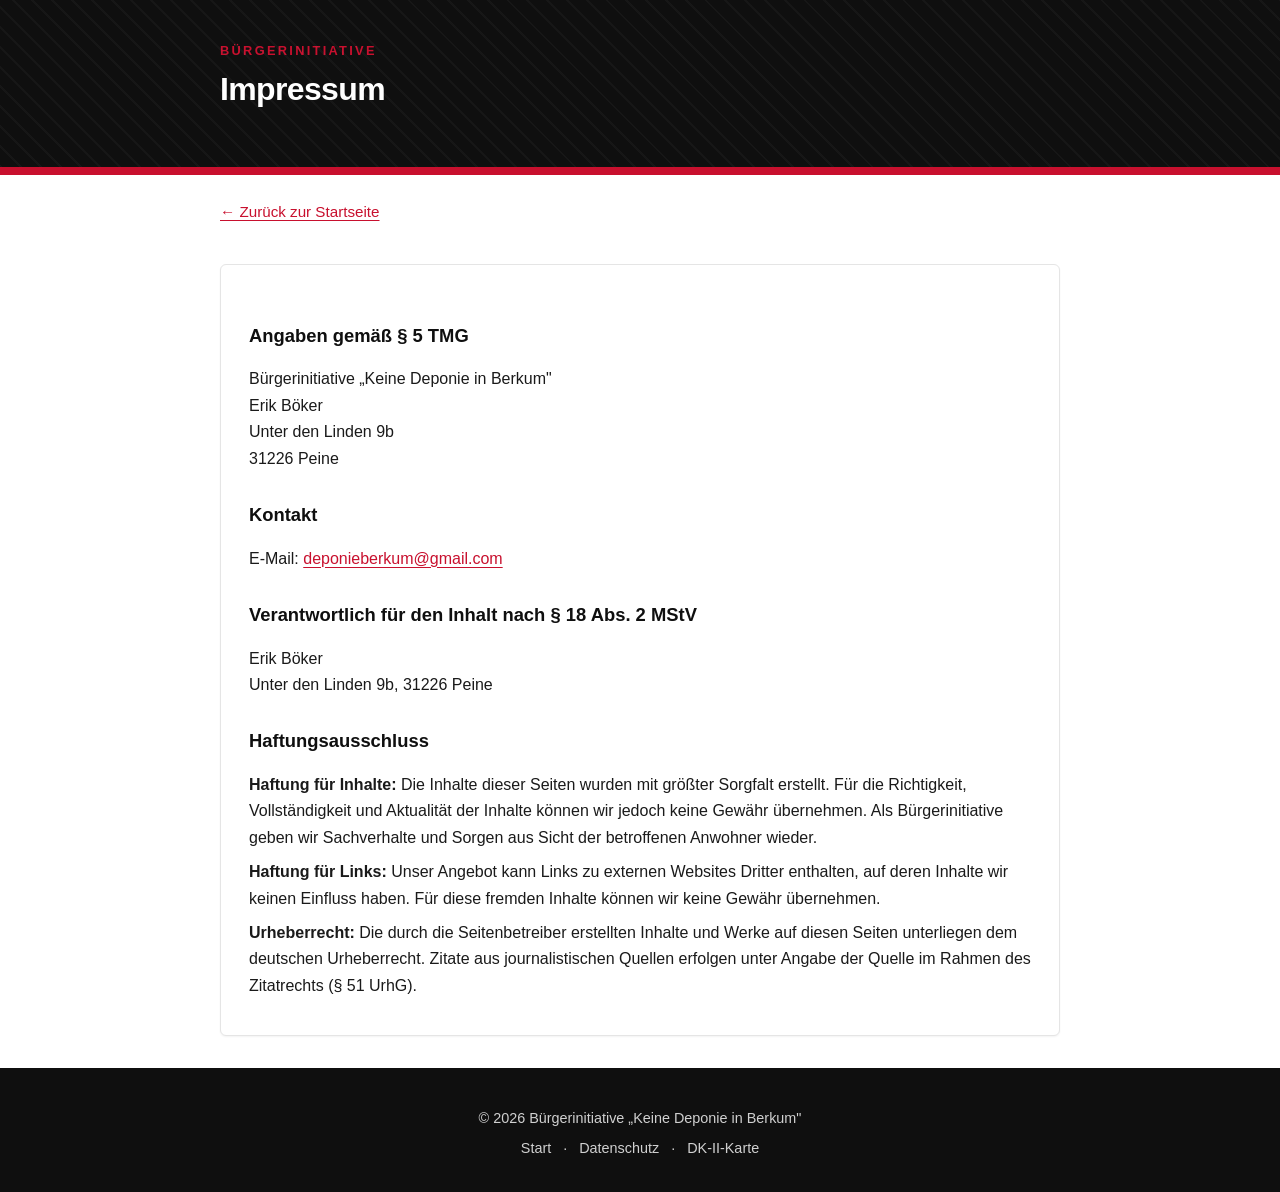
<file: impressum.html>
<!DOCTYPE html>
<html lang="de">
<head>
    <meta charset="UTF-8">
    <meta name="viewport" content="width=device-width, initial-scale=1.0">
    <title>Impressum – Keine Deponie in Berkum</title>
    <link rel="stylesheet" href="style.css">
</head>
<body>
    <header class="hero" style="padding: 2.5rem 0;">
        <div class="container">
            <p class="kicker">Bürgerinitiative</p>
            <h1 style="font-size: 2rem;">Impressum</h1>
        </div>
    </header>

    <main class="container">
        <a class="back-link" href="index.html">&larr; Zurück zur Startseite</a>

        <article class="legal">
            <h2>Angaben gemäß § 5 TMG</h2>
            <p>
                Bürgerinitiative „Keine Deponie in Berkum"<br>
                Erik Böker<br>
                Unter den Linden 9b<br>
                31226 Peine
            </p>

            <h2>Kontakt</h2>
            <p>
                E-Mail: <a href="mailto:deponieberkum@gmail.com">deponieberkum@gmail.com</a>
            </p>

            <h2>Verantwortlich für den Inhalt nach § 18 Abs. 2 MStV</h2>
            <p>
                Erik Böker<br>
                Unter den Linden 9b, 31226 Peine
            </p>

            <h2>Haftungsausschluss</h2>
            <p>
                <strong>Haftung für Inhalte:</strong>
                Die Inhalte dieser Seiten wurden mit größter Sorgfalt erstellt. Für die Richtigkeit, Vollständigkeit und Aktualität der Inhalte können wir jedoch keine Gewähr übernehmen. Als Bürgerinitiative geben wir Sachverhalte und Sorgen aus Sicht der betroffenen Anwohner wieder.
            </p>
            <p>
                <strong>Haftung für Links:</strong>
                Unser Angebot kann Links zu externen Websites Dritter enthalten, auf deren Inhalte wir keinen Einfluss haben. Für diese fremden Inhalte können wir keine Gewähr übernehmen.
            </p>
            <p>
                <strong>Urheberrecht:</strong>
                Die durch die Seitenbetreiber erstellten Inhalte und Werke auf diesen Seiten unterliegen dem deutschen Urheberrecht. Zitate aus journalistischen Quellen erfolgen unter Angabe der Quelle im Rahmen des Zitatrechts (§ 51 UrhG).
            </p>
        </article>
    </main>

    <footer>
        <div class="container">
            <p>&copy; <span id="jahr"></span> Bürgerinitiative „Keine Deponie in Berkum"</p>
            <nav>
                <a href="index.html">Start</a>
                <span aria-hidden="true">·</span>
                <a href="datenschutz.html">Datenschutz</a>
                <span aria-hidden="true">·</span>
                <a href="deponien.html">DK-II-Karte</a>
            </nav>
        </div>
    </footer>

    <script>document.getElementById('jahr').textContent = new Date().getFullYear();</script>
</body>
</html>
</file>
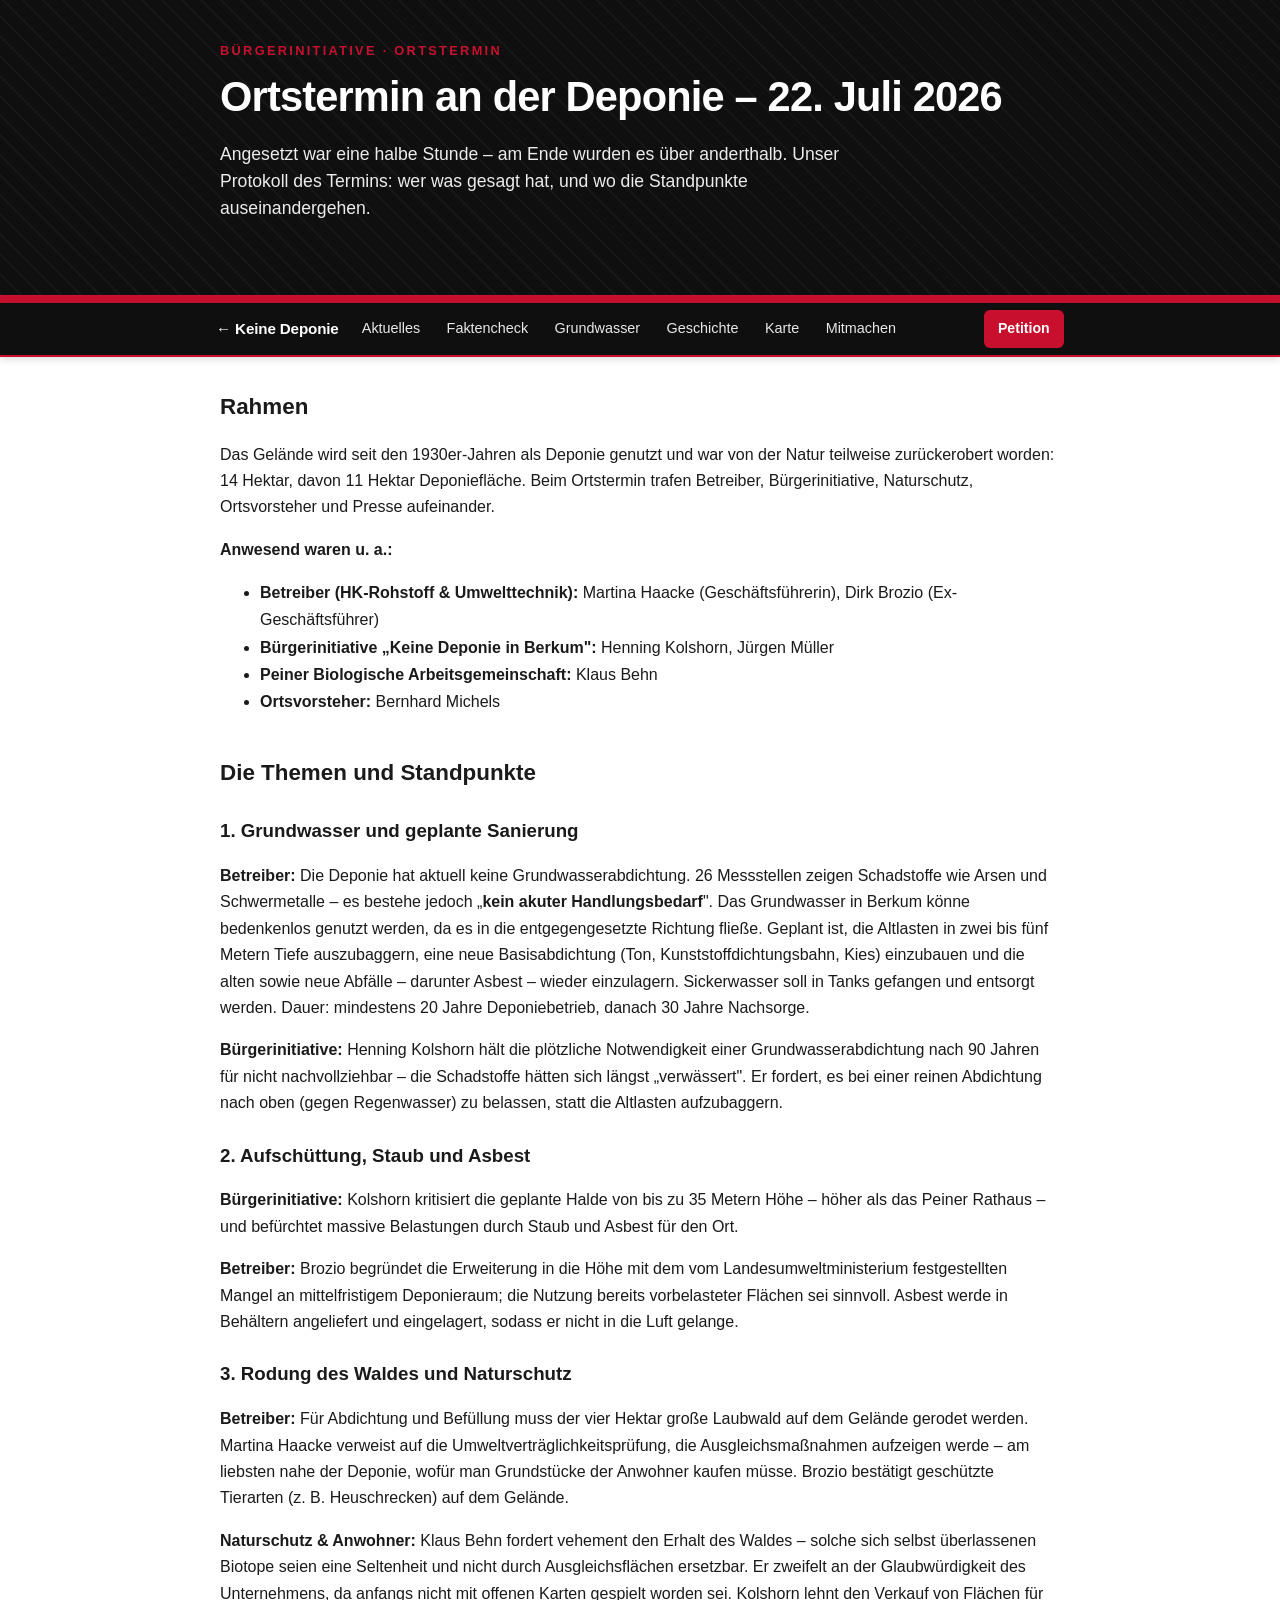
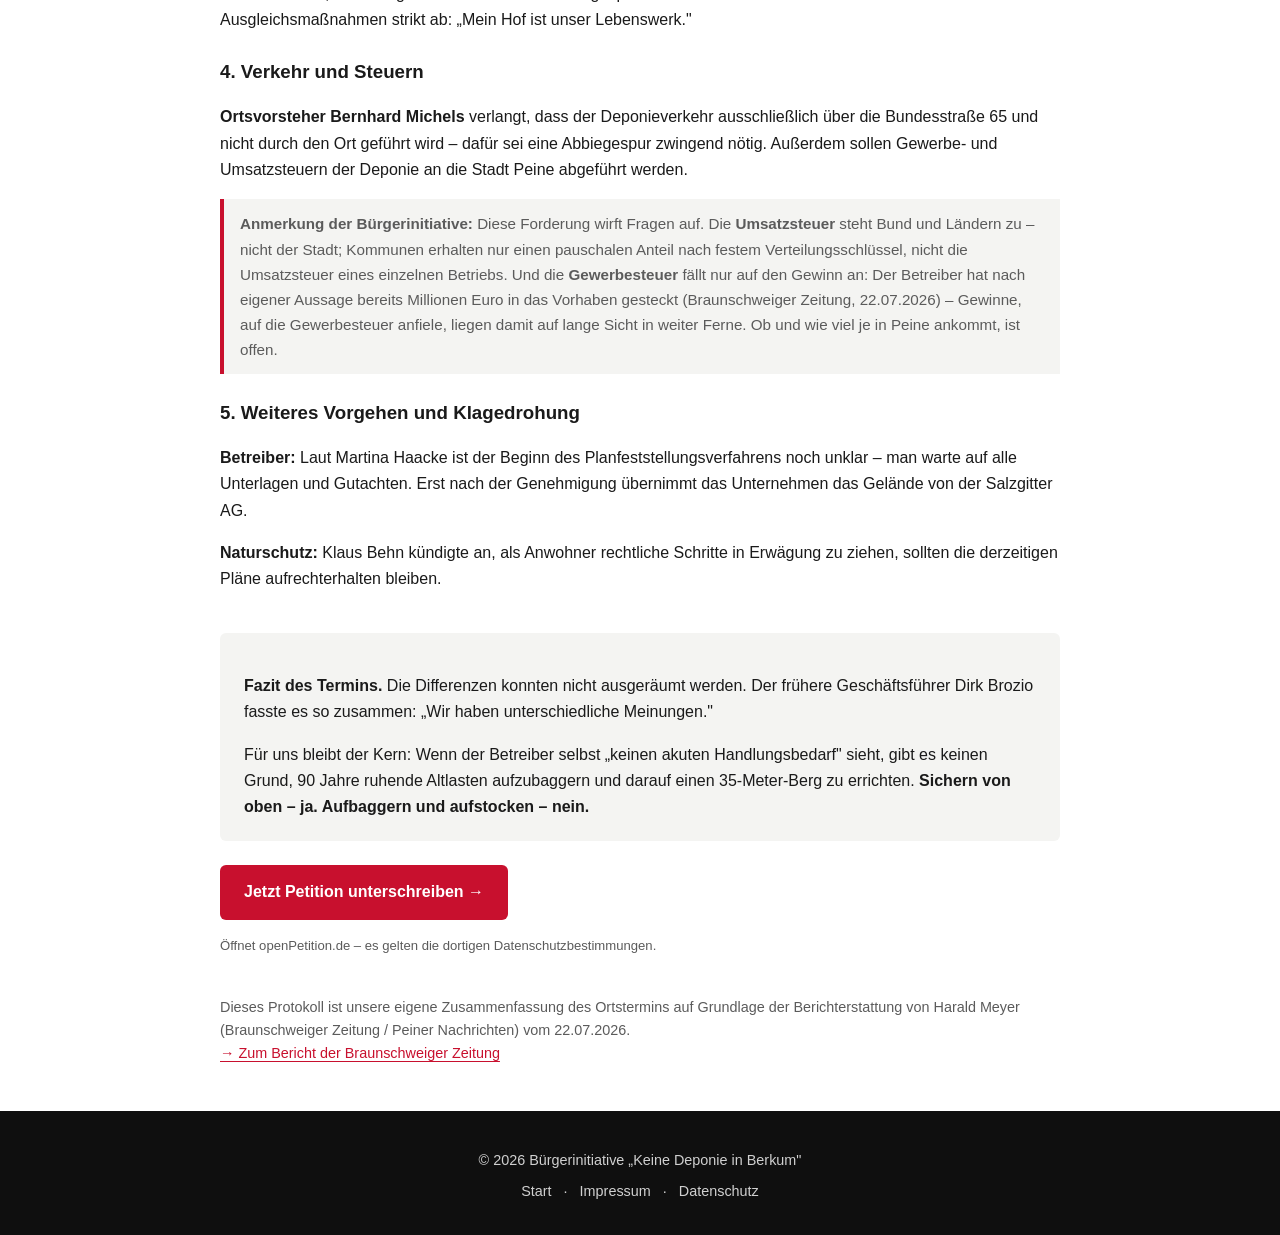
<file: ortstermin.html>
<!DOCTYPE html>
<html lang="de">
<head>
    <meta charset="UTF-8">
    <meta name="viewport" content="width=device-width, initial-scale=1.0">
    <title>Ortstermin an der Deponie – 22. Juli 2026 – Keine Deponie in Berkum</title>
    <meta name="description" content="Unser Protokoll des Ortstermins an der Deponie Berkum am 22. Juli 2026: Standpunkte von Betreiber, Bürgerinitiative, Naturschutz und Ortsvorsteher zu Grundwasser, Aufschüttung, Asbest, Waldrodung und Verkehr.">
    <meta name="theme-color" content="#c8102e">
    <link rel="canonical" href="https://keine-deponie-berkum.de/ortstermin.html">
    <link rel="icon" href="favicon.svg" type="image/svg+xml">
    <link rel="icon" href="favicon-32.png" type="image/png" sizes="32x32">
    <link rel="apple-touch-icon" href="apple-touch-icon.png">
    <link rel="stylesheet" href="style.css">
</head>
<body>
    <header class="hero" style="padding: 2.5rem 0;">
        <div class="container">
            <p class="kicker">Bürgerinitiative · Ortstermin</p>
            <h1 style="font-size: clamp(1.8rem, 5vw, 2.6rem); line-height: 1.15;">Ortstermin an der Deponie – 22. Juli 2026</h1>
            <p class="lead" style="margin-top: 1rem;">Angesetzt war eine halbe Stunde – am Ende wurden es über anderthalb. Unser Protokoll des Termins: wer was gesagt hat, und wo die Standpunkte auseinandergehen.</p>
        </div>
    </header>

    <nav class="topnav" aria-label="Seiten-Navigation">
        <div class="topnav__inner">
            <a class="topnav__brand" href="index.html">&larr; Keine&nbsp;Deponie</a>
            <ul class="topnav__links">
                <li><a href="aktuelles.html">Aktuelles</a></li>
                <li><a href="faktencheck.html">Faktencheck</a></li>
                <li><a href="grundwasser.html">Grundwasser</a></li>
                <li><a href="geschichte.html">Geschichte</a></li>
                <li><a href="index.html#entfernungen">Karte</a></li>
                <li><a href="index.html#mitmachen">Mitmachen</a></li>
            </ul>
            <a class="topnav__cta" href="https://www.openpetition.org/deponieberkum" target="_blank" rel="noopener">Petition</a>
        </div>
    </nav>

    <main class="container" style="padding-top: 2rem; padding-bottom: 2rem;">

        <section>
            <h2 style="font-size: 1.4rem; margin: 0 0 0.75rem;">Rahmen</h2>
            <p>Das Gelände wird seit den 1930er-Jahren als Deponie genutzt und war von der Natur teilweise zurückerobert worden: 14 Hektar, davon 11 Hektar Deponiefläche. Beim Ortstermin trafen Betreiber, Bürgerinitiative, Naturschutz, Ortsvorsteher und Presse aufeinander.</p>
            <p style="margin-top: 0.75rem;"><strong>Anwesend waren u.&nbsp;a.:</strong></p>
            <ul style="line-height: 1.7;">
                <li><strong>Betreiber (HK-Rohstoff &amp; Umwelttechnik):</strong> Martina Haacke (Geschäftsführerin), Dirk Brozio (Ex-Geschäftsführer)</li>
                <li><strong>Bürgerinitiative „Keine Deponie in Berkum":</strong> Henning Kolshorn, Jürgen Müller</li>
                <li><strong>Peiner Biologische Arbeitsgemeinschaft:</strong> Klaus Behn</li>
                <li><strong>Ortsvorsteher:</strong> Bernhard Michels</li>
            </ul>
        </section>

        <section style="margin-top: 2.5rem;">
            <h2 style="font-size: 1.4rem; margin: 0 0 1rem;">Die Themen und Standpunkte</h2>

            <h3 style="margin: 1.5rem 0 0.5rem;">1. Grundwasser und geplante Sanierung</h3>
            <p><strong>Betreiber:</strong> Die Deponie hat aktuell keine Grundwasserabdichtung. 26 Messstellen zeigen Schadstoffe wie Arsen und Schwermetalle – es bestehe jedoch „<strong>kein akuter Handlungsbedarf</strong>". Das Grundwasser in Berkum könne bedenkenlos genutzt werden, da es in die entgegengesetzte Richtung fließe. Geplant ist, die Altlasten in zwei bis fünf Metern Tiefe auszubaggern, eine neue Basisabdichtung (Ton, Kunststoffdichtungsbahn, Kies) einzubauen und die alten sowie neue Abfälle – darunter Asbest – wieder einzulagern. Sickerwasser soll in Tanks gefangen und entsorgt werden. Dauer: mindestens 20 Jahre Deponiebetrieb, danach 30 Jahre Nachsorge.</p>
            <p><strong>Bürgerinitiative:</strong> Henning Kolshorn hält die plötzliche Notwendigkeit einer Grundwasserabdichtung nach 90 Jahren für nicht nachvollziehbar – die Schadstoffe hätten sich längst „verwässert". Er fordert, es bei einer reinen Abdichtung nach oben (gegen Regenwasser) zu belassen, statt die Altlasten aufzubaggern.</p>

            <h3 style="margin: 1.5rem 0 0.5rem;">2. Aufschüttung, Staub und Asbest</h3>
            <p><strong>Bürgerinitiative:</strong> Kolshorn kritisiert die geplante Halde von bis zu 35 Metern Höhe – höher als das Peiner Rathaus – und befürchtet massive Belastungen durch Staub und Asbest für den Ort.</p>
            <p><strong>Betreiber:</strong> Brozio begründet die Erweiterung in die Höhe mit dem vom Landesumweltministerium festgestellten Mangel an mittelfristigem Deponieraum; die Nutzung bereits vorbelasteter Flächen sei sinnvoll. Asbest werde in Behältern angeliefert und eingelagert, sodass er nicht in die Luft gelange.</p>

            <h3 style="margin: 1.5rem 0 0.5rem;">3. Rodung des Waldes und Naturschutz</h3>
            <p><strong>Betreiber:</strong> Für Abdichtung und Befüllung muss der vier Hektar große Laubwald auf dem Gelände gerodet werden. Martina Haacke verweist auf die Umweltverträglichkeitsprüfung, die Ausgleichsmaßnahmen aufzeigen werde – am liebsten nahe der Deponie, wofür man Grundstücke der Anwohner kaufen müsse. Brozio bestätigt geschützte Tierarten (z.&nbsp;B. Heuschrecken) auf dem Gelände.</p>
            <p><strong>Naturschutz &amp; Anwohner:</strong> Klaus Behn fordert vehement den Erhalt des Waldes – solche sich selbst überlassenen Biotope seien eine Seltenheit und nicht durch Ausgleichsflächen ersetzbar. Er zweifelt an der Glaubwürdigkeit des Unternehmens, da anfangs nicht mit offenen Karten gespielt worden sei. Kolshorn lehnt den Verkauf von Flächen für Ausgleichsmaßnahmen strikt ab: „Mein Hof ist unser Lebenswerk."</p>

            <h3 style="margin: 1.5rem 0 0.5rem;">4. Verkehr und Steuern</h3>
            <p><strong>Ortsvorsteher Bernhard Michels</strong> verlangt, dass der Deponieverkehr ausschließlich über die Bundesstraße 65 und nicht durch den Ort geführt wird – dafür sei eine Abbiegespur zwingend nötig. Außerdem sollen Gewerbe- und Umsatzsteuern der Deponie an die Stadt Peine abgeführt werden.</p>
            <p class="note" style="border-left: 4px solid var(--color-accent); border-radius: 0; padding: 0.75rem 1rem; background: var(--color-gray); margin-top: 0.75rem;"><strong>Anmerkung der Bürgerinitiative:</strong> Diese Forderung wirft Fragen auf. Die <strong>Umsatzsteuer</strong> steht Bund und Ländern zu – nicht der Stadt; Kommunen erhalten nur einen pauschalen Anteil nach festem Verteilungsschlüssel, nicht die Umsatzsteuer eines einzelnen Betriebs. Und die <strong>Gewerbesteuer</strong> fällt nur auf den Gewinn an: Der Betreiber hat nach eigener Aussage bereits Millionen Euro in das Vorhaben gesteckt (Braunschweiger Zeitung, 22.07.2026) – Gewinne, auf die Gewerbesteuer anfiele, liegen damit auf lange Sicht in weiter Ferne. Ob und wie viel je in Peine ankommt, ist offen.</p>

            <h3 style="margin: 1.5rem 0 0.5rem;">5. Weiteres Vorgehen und Klagedrohung</h3>
            <p><strong>Betreiber:</strong> Laut Martina Haacke ist der Beginn des Planfeststellungsverfahrens noch unklar – man warte auf alle Unterlagen und Gutachten. Erst nach der Genehmigung übernimmt das Unternehmen das Gelände von der Salzgitter AG.</p>
            <p><strong>Naturschutz:</strong> Klaus Behn kündigte an, als Anwohner rechtliche Schritte in Erwägung zu ziehen, sollten die derzeitigen Pläne aufrechterhalten bleiben.</p>
        </section>

        <section style="margin-top: 2.5rem;">
            <div class="fc-fazit">
                <p><strong>Fazit des Termins.</strong> Die Differenzen konnten nicht ausgeräumt werden. Der frühere Geschäftsführer Dirk Brozio fasste es so zusammen: „Wir haben unterschiedliche Meinungen."</p>
                <p>Für uns bleibt der Kern: Wenn der Betreiber selbst „keinen akuten Handlungsbedarf" sieht, gibt es keinen Grund, 90 Jahre ruhende Altlasten aufzubaggern und darauf einen 35-Meter-Berg zu errichten. <strong>Sichern von oben – ja. Aufbaggern und aufstocken – nein.</strong></p>
            </div>
            <p style="margin-top: 1.5rem;"><a class="btn-primary" href="https://www.openpetition.org/deponieberkum" target="_blank" rel="noopener">Jetzt Petition unterschreiben &rarr;</a></p>
            <p class="cta-hint">Öffnet openPetition.de – es gelten die dortigen Datenschutzbestimmungen.</p>
        </section>

        <section style="margin-top: 2.5rem;">
            <p class="note" style="font-size: 0.9rem; line-height: 1.6;">Dieses Protokoll ist unsere eigene Zusammenfassung des Ortstermins auf Grundlage der Berichterstattung von Harald Meyer (Braunschweiger Zeitung / Peiner Nachrichten) vom 22.07.2026.<br>
            <a href="https://www.braunschweiger-zeitung.de/niedersachsen/peine/article412646518/deponie-im-kreis-so-prallen-meinungen-des-investors-und-der-gegner-aufeinander.html" rel="noopener" target="_blank">&rarr; Zum Bericht der Braunschweiger Zeitung</a></p>
        </section>
    </main>

    <footer>
        <div class="container">
            <p>&copy; <span id="jahr"></span> Bürgerinitiative „Keine Deponie in Berkum"</p>
            <nav>
                <a href="index.html">Start</a>
                <span aria-hidden="true">·</span>
                <a href="impressum.html">Impressum</a>
                <span aria-hidden="true">·</span>
                <a href="datenschutz.html">Datenschutz</a>
            </nav>
        </div>
    </footer>

    <script>
        document.getElementById('jahr').textContent = new Date().getFullYear();
    </script>
</body>
</html>
</file>
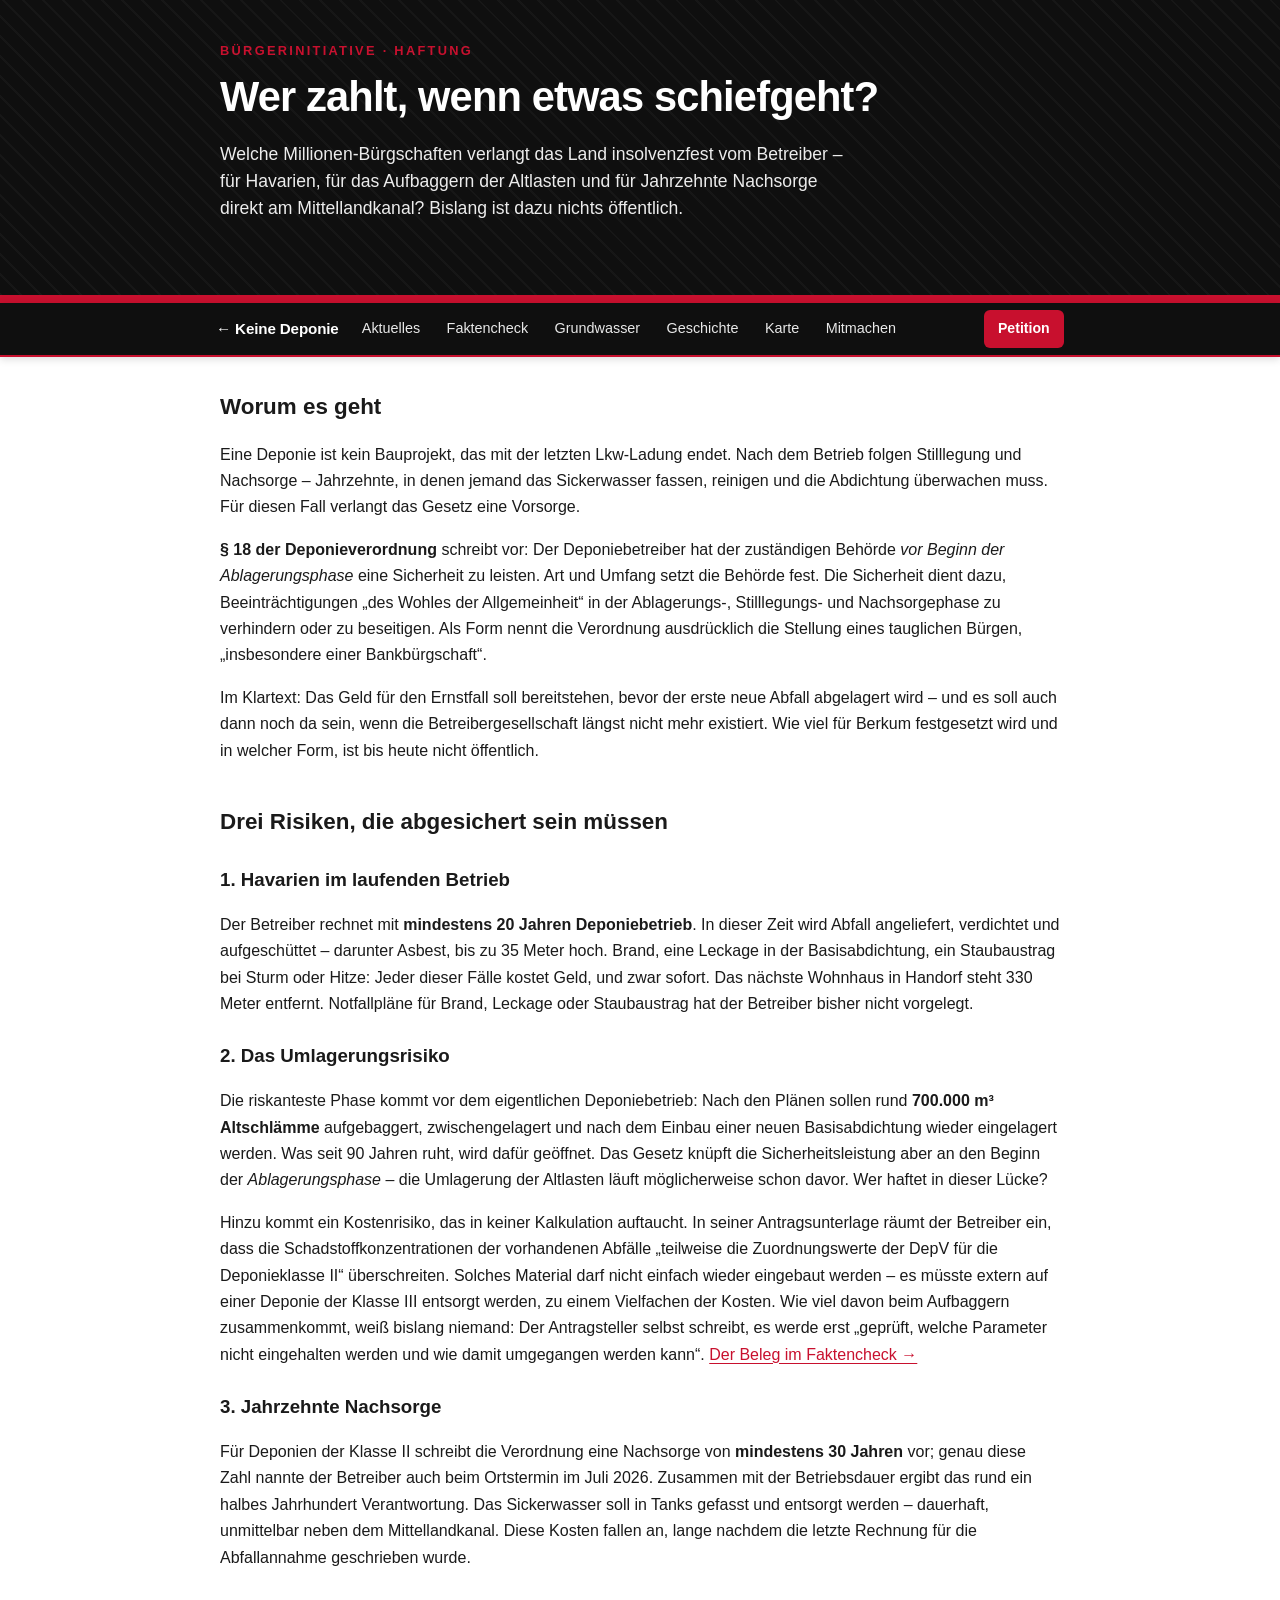
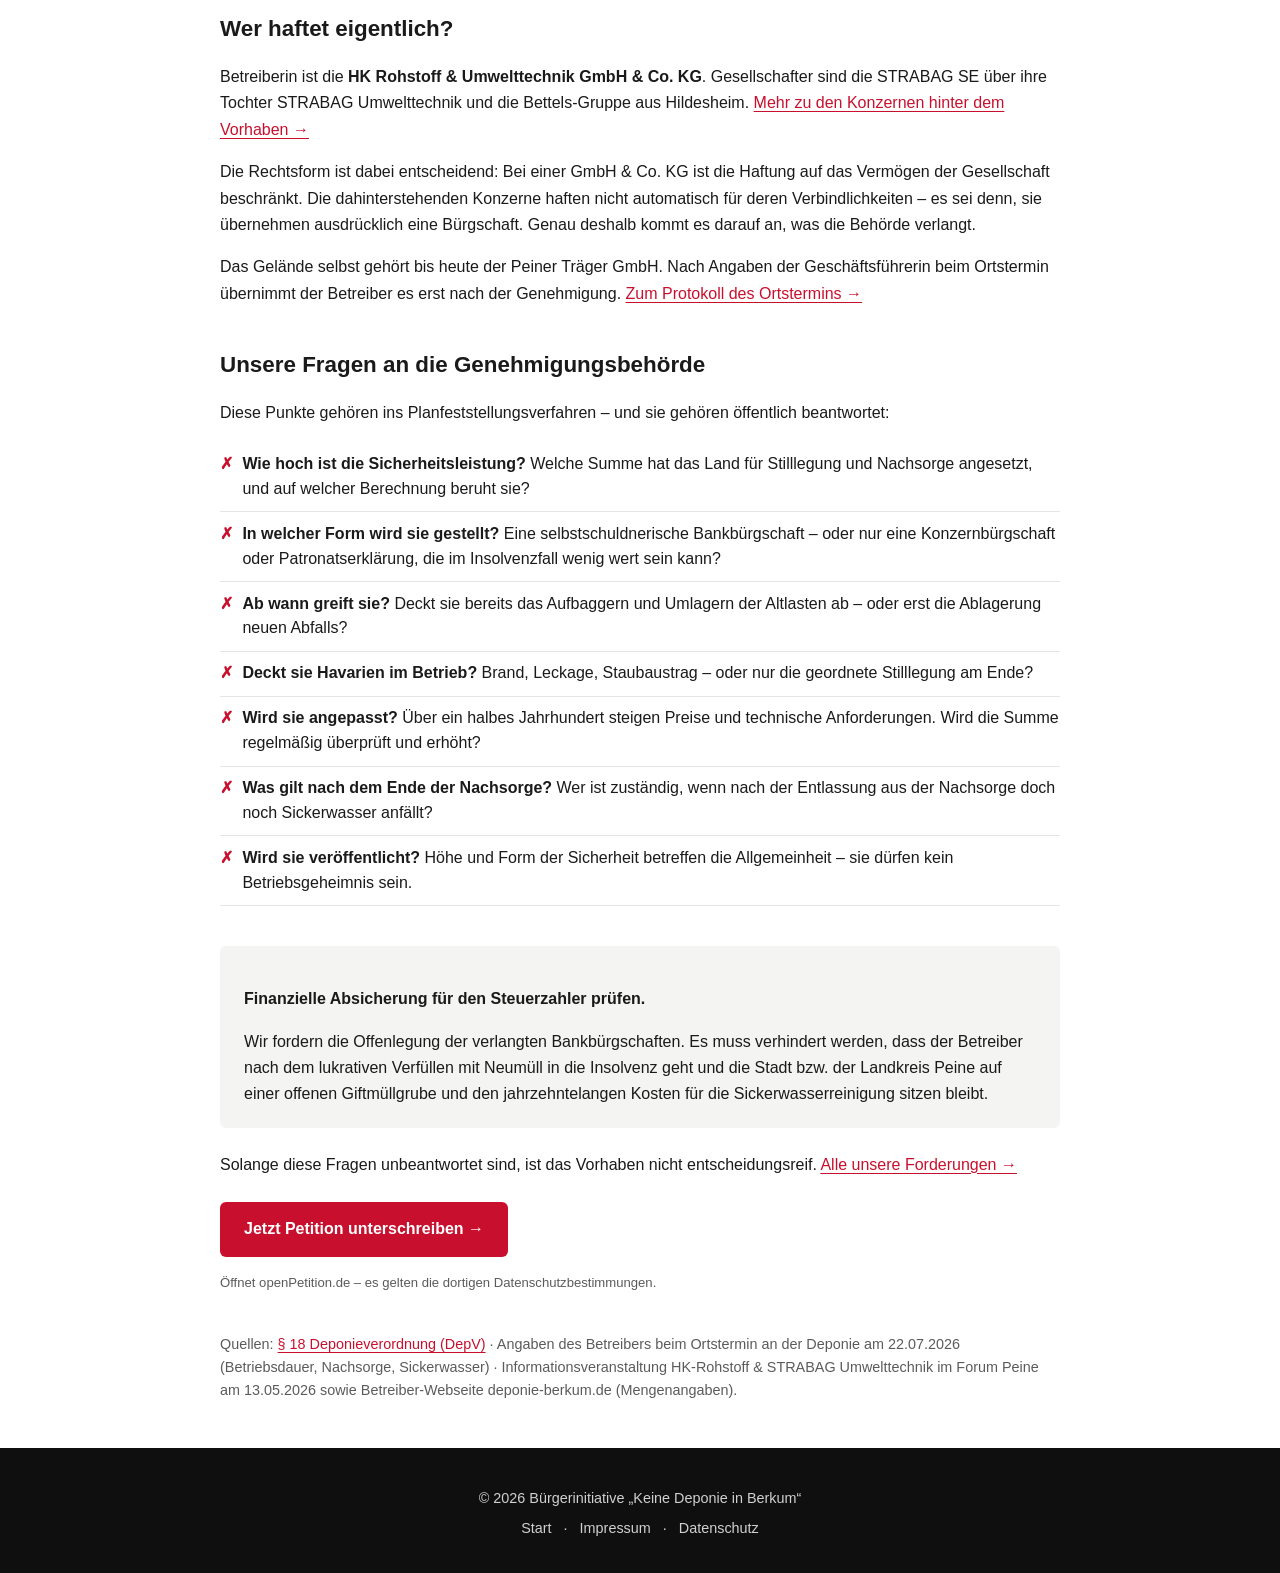
<file: sicherheitsleistung.html>
<!DOCTYPE html>
<html lang="de">
<head>
    <meta charset="UTF-8">
    <meta name="viewport" content="width=device-width, initial-scale=1.0">
    <title>Sicherheitsleistung – wer zahlt, wenn etwas schiefgeht? – Keine Deponie in Berkum</title>
    <meta name="description" content="Welche Bankbürgschaft verlangt das Land vom Betreiber der geplanten Deponie Berkum – für Havarien, das Aufbaggern der Altlasten und Jahrzehnte Nachsorge? Unsere Fragen zur Sicherheitsleistung nach § 18 Deponieverordnung.">
    <meta name="theme-color" content="#c8102e">
    <link rel="canonical" href="https://keine-deponie-berkum.de/sicherheitsleistung.html">
    <link rel="icon" href="favicon.svg" type="image/svg+xml">
    <link rel="icon" href="favicon-32.png" type="image/png" sizes="32x32">
    <link rel="apple-touch-icon" href="apple-touch-icon.png">
    <link rel="stylesheet" href="style.css">
</head>
<body>
    <header class="hero" style="padding: 2.5rem 0;">
        <div class="container">
            <p class="kicker">Bürgerinitiative · Haftung</p>
            <h1 style="font-size: clamp(1.8rem, 5vw, 2.6rem); line-height: 1.15;">Wer zahlt, wenn etwas schiefgeht?</h1>
            <p class="lead" style="margin-top: 1rem;">Welche Millionen-Bürgschaften verlangt das Land insolvenzfest vom Betreiber – für Havarien, für das Aufbaggern der Altlasten und für Jahrzehnte Nachsorge direkt am Mittellandkanal? Bislang ist dazu nichts öffentlich.</p>
        </div>
    </header>

    <nav class="topnav" aria-label="Seiten-Navigation">
        <div class="topnav__inner">
            <a class="topnav__brand" href="index.html">&larr; Keine&nbsp;Deponie</a>
            <ul class="topnav__links">
                <li><a href="aktuelles.html">Aktuelles</a></li>
                <li><a href="faktencheck.html">Faktencheck</a></li>
                <li><a href="grundwasser.html">Grundwasser</a></li>
                <li><a href="geschichte.html">Geschichte</a></li>
                <li><a href="index.html#entfernungen">Karte</a></li>
                <li><a href="index.html#mitmachen">Mitmachen</a></li>
            </ul>
            <a class="topnav__cta" href="https://www.openpetition.org/deponieberkum" target="_blank" rel="noopener">Petition</a>
        </div>
    </nav>

    <main class="container" style="padding-top: 2rem; padding-bottom: 2rem;">

        <section>
            <h2 style="font-size: 1.4rem; margin: 0 0 0.75rem;">Worum es geht</h2>
            <p>Eine Deponie ist kein Bauprojekt, das mit der letzten Lkw-Ladung endet. Nach dem Betrieb folgen Stilllegung und Nachsorge – Jahrzehnte, in denen jemand das Sickerwasser fassen, reinigen und die Abdichtung überwachen muss. Für diesen Fall verlangt das Gesetz eine Vorsorge.</p>
            <p><strong>§&nbsp;18 der Deponieverordnung</strong> schreibt vor: Der Deponiebetreiber hat der zuständigen Behörde <em>vor Beginn der Ablagerungsphase</em> eine Sicherheit zu leisten. Art und Umfang setzt die Behörde fest. Die Sicherheit dient dazu, Beeinträchtigungen „des Wohles der Allgemeinheit“ in der Ablagerungs-, Stilllegungs- und Nachsorgephase zu verhindern oder zu beseitigen. Als Form nennt die Verordnung ausdrücklich die Stellung eines tauglichen Bürgen, „insbesondere einer Bankbürgschaft“.</p>
            <p>Im Klartext: Das Geld für den Ernstfall soll bereitstehen, bevor der erste neue Abfall abgelagert wird – und es soll auch dann noch da sein, wenn die Betreibergesellschaft längst nicht mehr existiert. Wie viel für Berkum festgesetzt wird und in welcher Form, ist bis heute nicht öffentlich.</p>
        </section>

        <section style="margin-top: 2.5rem;">
            <h2 style="font-size: 1.4rem; margin: 0 0 1rem;">Drei Risiken, die abgesichert sein müssen</h2>

            <h3 style="margin: 1.5rem 0 0.5rem;">1. Havarien im laufenden Betrieb</h3>
            <p>Der Betreiber rechnet mit <strong>mindestens 20 Jahren Deponiebetrieb</strong>. In dieser Zeit wird Abfall angeliefert, verdichtet und aufgeschüttet – darunter Asbest, bis zu 35 Meter hoch. Brand, eine Leckage in der Basisabdichtung, ein Staubaustrag bei Sturm oder Hitze: Jeder dieser Fälle kostet Geld, und zwar sofort. Das nächste Wohnhaus in Handorf steht 330 Meter entfernt. Notfallpläne für Brand, Leckage oder Staubaustrag hat der Betreiber bisher nicht vorgelegt.</p>

            <h3 style="margin: 1.5rem 0 0.5rem;">2. Das Umlagerungsrisiko</h3>
            <p>Die riskanteste Phase kommt vor dem eigentlichen Deponiebetrieb: Nach den Plänen sollen rund <strong>700.000&nbsp;m³ Altschlämme</strong> aufgebaggert, zwischengelagert und nach dem Einbau einer neuen Basisabdichtung wieder eingelagert werden. Was seit 90 Jahren ruht, wird dafür geöffnet. Das Gesetz knüpft die Sicherheitsleistung aber an den Beginn der <em>Ablagerungsphase</em> – die Umlagerung der Altlasten läuft möglicherweise schon davor. Wer haftet in dieser Lücke?</p>
            <p>Hinzu kommt ein Kostenrisiko, das in keiner Kalkulation auftaucht. In seiner Antragsunterlage räumt der Betreiber ein, dass die Schadstoffkonzentrationen der vorhandenen Abfälle „teilweise die Zuordnungswerte der DepV für die Deponieklasse II“ überschreiten. Solches Material darf nicht einfach wieder eingebaut werden – es müsste extern auf einer Deponie der Klasse III entsorgt werden, zu einem Vielfachen der Kosten. Wie viel davon beim Aufbaggern zusammenkommt, weiß bislang niemand: Der Antragsteller selbst schreibt, es werde erst „geprüft, welche Parameter nicht eingehalten werden und wie damit umgegangen werden kann“. <a href="faktencheck.html#fc-14">Der Beleg im Faktencheck &rarr;</a></p>

            <h3 style="margin: 1.5rem 0 0.5rem;">3. Jahrzehnte Nachsorge</h3>
            <p>Für Deponien der Klasse II schreibt die Verordnung eine Nachsorge von <strong>mindestens 30 Jahren</strong> vor; genau diese Zahl nannte der Betreiber auch beim Ortstermin im Juli 2026. Zusammen mit der Betriebsdauer ergibt das rund ein halbes Jahrhundert Verantwortung. Das Sickerwasser soll in Tanks gefasst und entsorgt werden – dauerhaft, unmittelbar neben dem Mittellandkanal. Diese Kosten fallen an, lange nachdem die letzte Rechnung für die Abfallannahme geschrieben wurde.</p>
        </section>

        <section style="margin-top: 2.5rem;">
            <h2 style="font-size: 1.4rem; margin: 0 0 1rem;">Wer haftet eigentlich?</h2>
            <p>Betreiberin ist die <strong>HK&nbsp;Rohstoff &amp; Umwelttechnik GmbH &amp; Co. KG</strong>. Gesellschafter sind die STRABAG SE über ihre Tochter STRABAG Umwelttechnik und die Bettels-Gruppe aus Hildesheim. <a href="deponien.html">Mehr zu den Konzernen hinter dem Vorhaben &rarr;</a></p>
            <p>Die Rechtsform ist dabei entscheidend: Bei einer GmbH &amp; Co. KG ist die Haftung auf das Vermögen der Gesellschaft beschränkt. Die dahinterstehenden Konzerne haften nicht automatisch für deren Verbindlichkeiten – es sei denn, sie übernehmen ausdrücklich eine Bürgschaft. Genau deshalb kommt es darauf an, was die Behörde verlangt.</p>
            <p>Das Gelände selbst gehört bis heute der Peiner Träger GmbH. Nach Angaben der Geschäftsführerin beim Ortstermin übernimmt der Betreiber es erst nach der Genehmigung. <a href="ortstermin.html">Zum Protokoll des Ortstermins &rarr;</a></p>
        </section>

        <section style="margin-top: 2.5rem;">
            <h2 style="font-size: 1.4rem; margin: 0 0 0.5rem;">Unsere Fragen an die Genehmigungsbehörde</h2>
            <p>Diese Punkte gehören ins Planfeststellungsverfahren – und sie gehören öffentlich beantwortet:</p>
            <ul class="fc-missing">
                <li><strong>Wie hoch ist die Sicherheitsleistung?</strong> Welche Summe hat das Land für Stilllegung und Nachsorge angesetzt, und auf welcher Berechnung beruht sie?</li>
                <li><strong>In welcher Form wird sie gestellt?</strong> Eine selbstschuldnerische Bankbürgschaft – oder nur eine Konzernbürgschaft oder Patronatserklärung, die im Insolvenzfall wenig wert sein kann?</li>
                <li><strong>Ab wann greift sie?</strong> Deckt sie bereits das Aufbaggern und Umlagern der Altlasten ab – oder erst die Ablagerung neuen Abfalls?</li>
                <li><strong>Deckt sie Havarien im Betrieb?</strong> Brand, Leckage, Staubaustrag – oder nur die geordnete Stilllegung am Ende?</li>
                <li><strong>Wird sie angepasst?</strong> Über ein halbes Jahrhundert steigen Preise und technische Anforderungen. Wird die Summe regelmäßig überprüft und erhöht?</li>
                <li><strong>Was gilt nach dem Ende der Nachsorge?</strong> Wer ist zuständig, wenn nach der Entlassung aus der Nachsorge doch noch Sickerwasser anfällt?</li>
                <li><strong>Wird sie veröffentlicht?</strong> Höhe und Form der Sicherheit betreffen die Allgemeinheit – sie dürfen kein Betriebsgeheimnis sein.</li>
            </ul>
        </section>

        <section style="margin-top: 2.5rem;">
            <div class="fc-fazit">
                <p><strong>Finanzielle Absicherung für den Steuerzahler prüfen.</strong></p>
                <p>Wir fordern die Offenlegung der verlangten Bankbürgschaften. Es muss verhindert werden, dass der Betreiber nach dem lukrativen Verfüllen mit Neumüll in die Insolvenz geht und die Stadt bzw. der Landkreis Peine auf einer offenen Giftmüllgrube und den jahrzehntelangen Kosten für die Sickerwasserreinigung sitzen bleibt.</p>
            </div>
            <p style="margin-top: 1.5rem;">Solange diese Fragen unbeantwortet sind, ist das Vorhaben nicht entscheidungsreif. <a href="index.html#forderungen">Alle unsere Forderungen &rarr;</a></p>
            <p style="margin-top: 1.5rem;"><a class="btn-primary" href="https://www.openpetition.org/deponieberkum" target="_blank" rel="noopener">Jetzt Petition unterschreiben &rarr;</a></p>
            <p class="cta-hint">Öffnet openPetition.de – es gelten die dortigen Datenschutzbestimmungen.</p>
        </section>

        <section style="margin-top: 2.5rem;">
            <p class="muted" style="font-size: 0.9rem; line-height: 1.6;">Quellen: <a href="https://www.gesetze-im-internet.de/depv_2009/__18.html" rel="noopener" target="_blank">§&nbsp;18 Deponieverordnung (DepV)</a> · Angaben des Betreibers beim Ortstermin an der Deponie am 22.07.2026 (Betriebsdauer, Nachsorge, Sickerwasser) · Informationsveranstaltung HK-Rohstoff &amp; STRABAG Umwelttechnik im Forum Peine am 13.05.2026 sowie Betreiber-Webseite deponie-berkum.de (Mengenangaben).</p>
        </section>
    </main>

    <footer>
        <div class="container">
            <p>&copy; <span id="jahr"></span> Bürgerinitiative „Keine Deponie in Berkum“</p>
            <nav>
                <a href="index.html">Start</a>
                <span aria-hidden="true">·</span>
                <a href="impressum.html">Impressum</a>
                <span aria-hidden="true">·</span>
                <a href="datenschutz.html">Datenschutz</a>
            </nav>
        </div>
    </footer>

    <script>
        document.getElementById('jahr').textContent = new Date().getFullYear();
    </script>
</body>
</html>
</file>
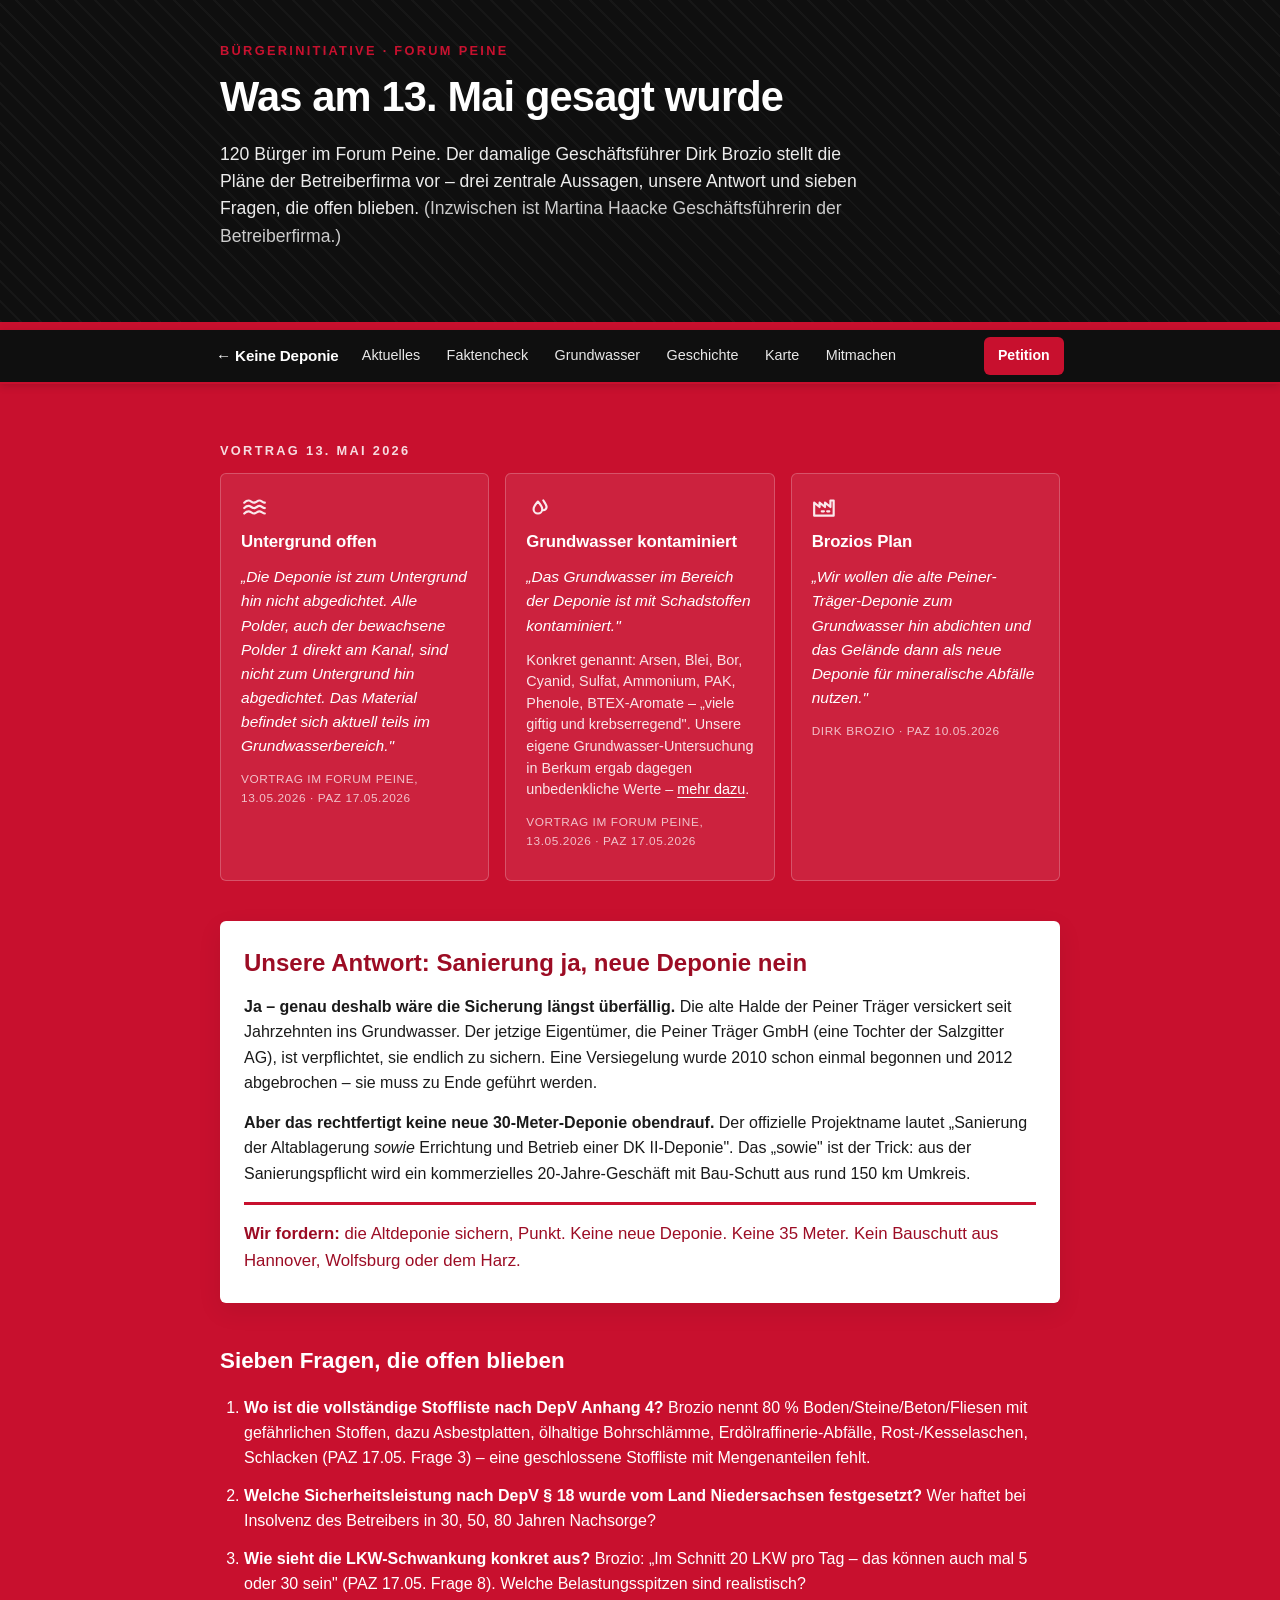
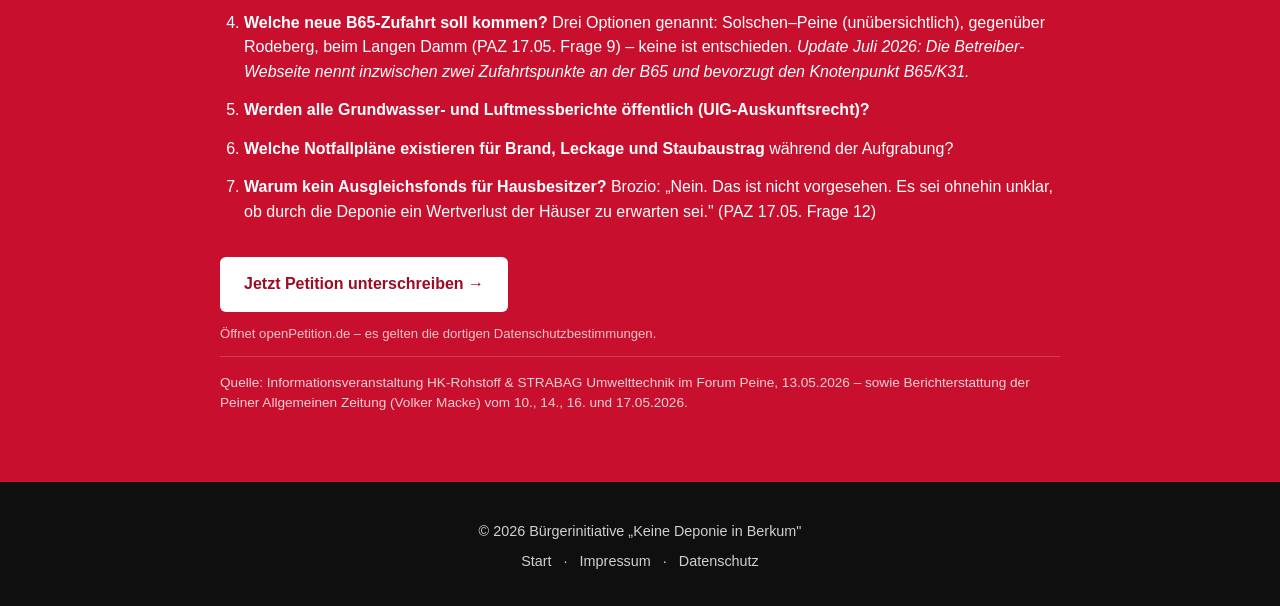
<file: vortrag.html>
<!DOCTYPE html>
<html lang="de">
<head>
    <meta charset="UTF-8">
    <meta name="viewport" content="width=device-width, initial-scale=1.0">
    <title>Was am 13. Mai gesagt wurde – Keine Deponie in Berkum</title>
    <meta name="description" content="120 Bürger im Forum Peine: Was der damalige Geschäftsführer Dirk Brozio am 13. Mai 2026 über die Deponie Berkum sagte – drei zentrale Aussagen, unsere Antwort und sieben Fragen, die offen blieben.">
    <meta name="theme-color" content="#c8102e">
    <link rel="canonical" href="https://keine-deponie-berkum.de/vortrag.html">
    <link rel="icon" href="favicon.svg" type="image/svg+xml">
    <link rel="icon" href="favicon-32.png" type="image/png" sizes="32x32">
    <link rel="apple-touch-icon" href="apple-touch-icon.png">
    <link rel="stylesheet" href="style.css">
</head>
<body>
    <svg width="0" height="0" style="position:absolute" aria-hidden="true">
        <defs>
            <symbol id="ic-soil" viewBox="0 0 24 24" fill="none" stroke="currentColor" stroke-width="2" stroke-linecap="round" stroke-linejoin="round"><path d="M3 18s2-2 4-2 3 2 5 2 3-2 5-2 3 2 5 2"/><path d="M3 13s2-2 4-2 3 2 5 2 3-2 5-2 3 2 5 2"/><path d="M3 8s2-2 4-2 3 2 5 2 3-2 5-2 3 2 5 2"/></symbol>
            <symbol id="ic-droplets" viewBox="0 0 24 24" fill="none" stroke="currentColor" stroke-width="2" stroke-linecap="round" stroke-linejoin="round"><path d="M7 14a4 4 0 0 0 8 0c0-2.5-4-7-4-7s-4 4.5-4 7Z"/><path d="M16 6c1 1.5 3 4 3 6a3 3 0 0 1-3 3"/></symbol>
            <symbol id="ic-factory" viewBox="0 0 24 24" fill="none" stroke="currentColor" stroke-width="2" stroke-linecap="round" stroke-linejoin="round"><path d="M2 20V8l5 4V8l5 4V8l5 4V6h3v14z"/><path d="M9 16h2 M14 16h2"/></symbol>
        </defs>
    </svg>

    <header class="hero" style="padding: 2.5rem 0;">
        <div class="container">
            <p class="kicker">Bürgerinitiative · Forum Peine</p>
            <h1 style="font-size: clamp(1.8rem, 5vw, 2.6rem); line-height: 1.15;">Was am 13. Mai gesagt wurde</h1>
            <p class="lead" style="margin-top: 1rem;">120 Bürger im Forum Peine. Der damalige Geschäftsführer Dirk Brozio stellt die Pläne der Betreiberfirma vor – drei zentrale Aussagen, unsere Antwort und sieben Fragen, die offen blieben. <span style="opacity:.85">(Inzwischen ist Martina Haacke Geschäftsführerin der Betreiberfirma.)</span></p>
        </div>
    </header>

    <nav class="topnav" aria-label="Seiten-Navigation">
        <div class="topnav__inner">
            <a class="topnav__brand" href="index.html">&larr; Keine&nbsp;Deponie</a>
            <ul class="topnav__links">
                <li><a href="aktuelles.html">Aktuelles</a></li>
                <li><a href="faktencheck.html">Faktencheck</a></li>
                <li><a href="grundwasser.html">Grundwasser</a></li>
                <li><a href="geschichte.html">Geschichte</a></li>
                <li><a href="index.html#entfernungen">Karte</a></li>
                <li><a href="index.html#mitmachen">Mitmachen</a></li>
            </ul>
            <a class="topnav__cta" href="https://www.openpetition.org/deponieberkum" target="_blank" rel="noopener">Petition</a>
        </div>
    </nav>

    <main>
        <section class="section section--alert" style="border-top: none;">
            <div class="container">
                <p class="kicker kicker--light">Vortrag 13. Mai 2026</p>

                <div class="vortrag-quotes">
                    <article class="vortrag-quote">
                        <svg class="vortrag-quote__icon" aria-hidden="true"><use href="#ic-soil"/></svg>
                        <h3>Untergrund offen</h3>
                        <blockquote>„Die Deponie ist zum Untergrund hin nicht abgedichtet. Alle Polder, auch der bewachsene Polder 1 direkt am Kanal, sind nicht zum Untergrund hin abgedichtet. Das Material befindet sich aktuell teils im Grundwasserbereich."</blockquote>
                        <p class="vortrag-quote__source">Vortrag im Forum Peine, 13.05.2026 · PAZ 17.05.2026</p>
                    </article>
                    <article class="vortrag-quote">
                        <svg class="vortrag-quote__icon" aria-hidden="true"><use href="#ic-droplets"/></svg>
                        <h3>Grundwasser kontaminiert</h3>
                        <blockquote>„Das Grundwasser im Bereich der Deponie ist mit Schadstoffen kontaminiert."</blockquote>
                        <p class="vortrag-quote__detail">Konkret genannt: Arsen, Blei, Bor, Cyanid, Sulfat, Ammonium, PAK, Phenole, BTEX-Aromate – „viele giftig und krebserregend". Unsere eigene Grundwasser-Untersuchung in Berkum ergab dagegen unbedenkliche Werte – <a href="geschichte.html" style="color:#fff; text-decoration:underline;">mehr dazu</a>.</p>
                        <p class="vortrag-quote__source">Vortrag im Forum Peine, 13.05.2026 · PAZ 17.05.2026</p>
                    </article>
                    <article class="vortrag-quote">
                        <svg class="vortrag-quote__icon" aria-hidden="true"><use href="#ic-factory"/></svg>
                        <h3>Brozios Plan</h3>
                        <blockquote>„Wir wollen die alte Peiner-Träger-Deponie zum Grundwasser hin abdichten und das Gelände dann als neue Deponie für mineralische Abfälle nutzen."</blockquote>
                        <p class="vortrag-quote__source">Dirk Brozio · PAZ 10.05.2026</p>
                    </article>
                </div>

                <div class="vortrag-answer">
                    <h3>Unsere Antwort: Sanierung ja, neue Deponie nein</h3>
                    <p><strong>Ja – genau deshalb wäre die Sicherung längst überfällig.</strong> Die alte Halde der Peiner Träger versickert seit Jahrzehnten ins Grundwasser. Der jetzige Eigentümer, die Peiner Träger GmbH (eine Tochter der Salzgitter AG), ist verpflichtet, sie endlich zu sichern. Eine Versiegelung wurde 2010 schon einmal begonnen und 2012 abgebrochen – sie muss zu Ende geführt werden.</p>
                    <p><strong>Aber das rechtfertigt keine neue 30-Meter-Deponie obendrauf.</strong> Der offizielle Projektname lautet „Sanierung der Altablagerung <em>sowie</em> Errichtung und Betrieb einer DK II-Deponie". Das „sowie" ist der Trick: aus der Sanierungspflicht wird ein kommerzielles 20-Jahre-Geschäft mit Bau-Schutt aus rund 150&nbsp;km Umkreis.</p>
                    <p class="vortrag-answer__demand"><strong>Wir fordern:</strong> die Altdeponie sichern, Punkt. Keine neue Deponie. Keine 35&nbsp;Meter. Kein Bauschutt aus Hannover, Wolfsburg oder dem Harz.</p>
                </div>

                <h3 class="vortrag-questions__title">Sieben Fragen, die offen blieben</h3>
                <ol class="vortrag-questions">
                    <li><strong>Wo ist die vollständige Stoffliste nach DepV Anhang 4?</strong> Brozio nennt 80&nbsp;% Boden/Steine/Beton/Fliesen mit gefährlichen Stoffen, dazu Asbestplatten, ölhaltige Bohrschlämme, Erdölraffinerie-Abfälle, Rost-/Kesselaschen, Schlacken (PAZ 17.05. Frage 3) – eine geschlossene Stoffliste mit Mengenanteilen fehlt.</li>
                    <li><strong>Welche Sicherheitsleistung nach DepV § 18 wurde vom Land Niedersachsen festgesetzt?</strong> Wer haftet bei Insolvenz des Betreibers in 30, 50, 80 Jahren Nachsorge?</li>
                    <li><strong>Wie sieht die LKW-Schwankung konkret aus?</strong> Brozio: „Im Schnitt 20 LKW pro Tag – das können auch mal 5 oder 30 sein" (PAZ 17.05. Frage 8). Welche Belastungsspitzen sind realistisch?</li>
                    <li><strong>Welche neue B65-Zufahrt soll kommen?</strong> Drei Optionen genannt: Solschen–Peine (unübersichtlich), gegenüber Rodeberg, beim Langen Damm (PAZ 17.05. Frage 9) – keine ist entschieden. <em>Update Juli 2026: Die Betreiber-Webseite nennt inzwischen zwei Zufahrtspunkte an der B65 und bevorzugt den Knotenpunkt B65/K31.</em></li>
                    <li><strong>Werden alle Grundwasser- und Luftmessberichte öffentlich (UIG-Auskunftsrecht)?</strong></li>
                    <li><strong>Welche Notfallpläne existieren für Brand, Leckage und Staubaustrag</strong> während der Aufgrabung?</li>
                    <li><strong>Warum kein Ausgleichsfonds für Hausbesitzer?</strong> Brozio: „Nein. Das ist nicht vorgesehen. Es sei ohnehin unklar, ob durch die Deponie ein Wertverlust der Häuser zu erwarten sei." (PAZ 17.05. Frage 12)</li>
                </ol>

                <p class="vortrag-cta"><a class="btn-primary btn-primary--invert" href="https://www.openpetition.org/deponieberkum" target="_blank" rel="noopener">Jetzt Petition unterschreiben &rarr;</a></p>
                <p class="cta-hint">Öffnet openPetition.de – es gelten die dortigen Datenschutzbestimmungen.</p>

                <p class="vortrag-source">Quelle: Informationsveranstaltung HK-Rohstoff &amp; STRABAG Umwelttechnik im Forum Peine, 13.05.2026 – sowie Berichterstattung der Peiner Allgemeinen Zeitung (Volker Macke) vom 10., 14., 16. und 17.05.2026.</p>
            </div>
        </section>
    </main>

    <footer>
        <div class="container">
            <p>&copy; <span id="jahr"></span> Bürgerinitiative „Keine Deponie in Berkum"</p>
            <nav>
                <a href="index.html">Start</a>
                <span aria-hidden="true">·</span>
                <a href="impressum.html">Impressum</a>
                <span aria-hidden="true">·</span>
                <a href="datenschutz.html">Datenschutz</a>
            </nav>
        </div>
    </footer>

    <script>
        document.getElementById('jahr').textContent = new Date().getFullYear();
    </script>
</body>
</html>
</file>
<file: style.css>
:root {
    --color-bg: #ffffff;
    --color-surface: #ffffff;
    --color-text: #1a1a1a;
    --color-muted: #5b5b5b;
    --color-border: #e5e5e5;
    --color-gray: #f4f4f2;
    --color-accent: #c8102e;
    --color-accent-dark: #9c0c24;
    --color-dark: #0f0f0f;
    --shadow-sm: 0 1px 2px rgba(0, 0, 0, 0.05);
    --shadow-md: 0 8px 24px rgba(0, 0, 0, 0.08);
    --radius: 6px;
    --maxw: 880px;
}

* { box-sizing: border-box; }
html { scroll-behavior: smooth; scroll-padding-top: 64px; }

img {
    max-width: 100%;
    height: auto;
    display: block;
}

/* Icons */
.icon {
    width: 1em;
    height: 1em;
    flex-shrink: 0;
    vertical-align: middle;
}
.icon--inline {
    width: 1.1em;
    height: 1.1em;
    margin-right: 0.35em;
    color: var(--color-accent);
    vertical-align: -0.18em;
}

body {
    margin: 0;
    font-family: -apple-system, BlinkMacSystemFont, "Segoe UI", Roboto, "Helvetica Neue", Arial, sans-serif;
    line-height: 1.65;
    color: var(--color-text);
    background: var(--color-bg);
    -webkit-font-smoothing: antialiased;
}

.container {
    max-width: var(--maxw);
    margin: 0 auto;
    padding: 0 1.25rem;
}

.skip-link {
    position: absolute;
    left: -9999px;
    top: 0;
    background: var(--color-dark);
    color: #fff;
    padding: 0.5rem 1rem;
    z-index: 100;
}
.skip-link:focus { left: 0; }

/* Hero */
.hero {
    background: var(--color-dark);
    color: #fff;
    padding: 4rem 1rem 4.5rem;
    border-bottom: 8px solid var(--color-accent);
    position: relative;
    overflow: hidden;
}

.hero::before {
    content: "";
    position: absolute;
    inset: 0;
    background-image:
        repeating-linear-gradient(45deg, rgba(255, 255, 255, 0.03) 0 2px, transparent 2px 14px);
    pointer-events: none;
}

.kicker {
    margin: 0 0 0.75rem;
    text-transform: uppercase;
    letter-spacing: 0.18em;
    font-size: 0.8rem;
    color: var(--color-accent);
    font-weight: 700;
}
.kicker--light { color: #fff; opacity: 0.85; }

.hero__stop {
    position: absolute;
    top: 1.25rem;
    right: 1rem;
    width: 80px;
    z-index: 3;
    pointer-events: none;
    transform-origin: center center;
    animation:
        stop-enter 0.9s cubic-bezier(0.34, 1.56, 0.64, 1) both,
        stop-wobble 2.6s ease-in-out 0.9s infinite,
        stop-glow 1.5s ease-in-out 0.9s infinite;
}
.hero__stop svg {
    width: 100%;
    height: auto;
    display: block;
}
@media (min-width: 720px) {
    .hero__stop {
        top: 2rem;
        right: 2rem;
        width: 130px;
    }
}
@media (min-width: 1024px) {
    .hero__stop {
        width: 150px;
    }
}

@keyframes stop-enter {
    0%   { transform: rotate(-180deg) scale(0); opacity: 0; }
    60%  { transform: rotate(8deg)    scale(1.15); opacity: 1; }
    80%  { transform: rotate(-14deg)  scale(0.96); }
    100% { transform: rotate(-9deg)   scale(1); }
}

@keyframes stop-wobble {
    0%, 100% { transform: rotate(-9deg)  scale(1)    translateY(0); }
    25%      { transform: rotate(-13deg) scale(1.03) translateY(-2px); }
    50%      { transform: rotate(-5deg)  scale(1)    translateY(0); }
    75%      { transform: rotate(-12deg) scale(1.03) translateY(-2px); }
}

@keyframes stop-glow {
    0%, 100% {
        filter:
            drop-shadow(0 4px 10px rgba(0, 0, 0, 0.5))
            drop-shadow(0 0 0   rgba(200, 16, 46, 0));
    }
    50% {
        filter:
            drop-shadow(0 4px 10px rgba(0, 0, 0, 0.5))
            drop-shadow(0 0 22px rgba(200, 16, 46, 0.95));
    }
}

@media (prefers-reduced-motion: reduce) {
    .hero__stop {
        animation: none;
        transform: rotate(-9deg);
        filter: drop-shadow(0 4px 10px rgba(0, 0, 0, 0.5));
    }
}

@media (max-width: 540px) {
    .hero__stop {
        animation: stop-enter 0.9s cubic-bezier(0.34, 1.56, 0.64, 1) both;
        filter: drop-shadow(0 4px 10px rgba(0, 0, 0, 0.5));
    }
}

/* Sticky Top-Navigation */
.topnav {
    position: sticky;
    top: 0;
    z-index: 50;
    background: var(--color-dark);
    color: #fff;
    border-bottom: 2px solid var(--color-accent);
    box-shadow: 0 2px 8px rgba(0, 0, 0, 0.15);
}
.topnav__inner {
    max-width: var(--maxw);
    margin: 0 auto;
    padding: 0 1rem;
    display: flex;
    align-items: center;
    gap: 0.75rem;
    min-height: 52px;
}
.topnav__brand {
    color: #fff;
    text-decoration: none;
    font-weight: 800;
    font-size: 0.95rem;
    letter-spacing: -0.01em;
    flex-shrink: 0;
}
.topnav__brand:hover, .topnav__brand:focus { color: #fff; }
.topnav__links {
    list-style: none;
    margin: 0;
    padding: 0;
    display: flex;
    gap: 0.25rem;
    flex: 1;
    overflow-x: auto;
    scrollbar-width: none;
    -ms-overflow-style: none;
    scroll-snap-type: x proximity;
}
.topnav__links::-webkit-scrollbar { display: none; }
.topnav__links li { flex-shrink: 0; scroll-snap-align: start; }
.topnav__links a {
    display: block;
    padding: 0.5rem 0.7rem;
    color: #e8e8e8;
    text-decoration: none;
    font-size: 0.9rem;
    border-radius: 4px;
    transition: background 0.15s ease, color 0.15s ease;
    white-space: nowrap;
}
.topnav__links a:hover, .topnav__links a:focus {
    background: rgba(255, 255, 255, 0.08);
    color: #fff;
}
.topnav__cta {
    display: inline-block;
    background: var(--color-accent);
    color: #fff;
    text-decoration: none;
    font-weight: 600;
    font-size: 0.88rem;
    padding: 0.45rem 0.9rem;
    border-radius: var(--radius);
    flex-shrink: 0;
    transition: background 0.15s ease;
}
.topnav__cta:hover, .topnav__cta:focus {
    background: var(--color-accent-dark);
    color: #fff;
}
@media (max-width: 540px) {
    .topnav__brand {
        flex: 1 1 100%;
        text-align: center;
        font-size: 0.88rem;
        order: -1;
    }
    .topnav__inner {
        flex-wrap: wrap;
        justify-content: center;
        padding-top: 0.35rem;
        padding-bottom: 0.35rem;
        row-gap: 0;
        gap: 0.35rem;
        min-height: 0;
    }
    .topnav__cta {
        font-size: 0.82rem;
        padding: 0.35rem 0.7rem;
    }
    .topnav__links { display: contents; }
    .topnav__links a {
        font-size: 0.84rem;
        padding: 0.35rem 0.45rem;
    }
    html { scroll-padding-top: 96px; }
}

.hero h1 {
    margin: 0 0 1.25rem;
    font-size: clamp(2.4rem, 7vw, 4rem);
    line-height: 1.05;
    font-weight: 800;
    letter-spacing: -0.02em;
    hyphens: auto;
    overflow-wrap: break-word;
}

.hero__tagline {
    margin: -0.4rem 0 1.25rem;
    font-size: clamp(1.35rem, 4vw, 2rem);
    font-weight: 800;
    color: var(--color-accent);
    letter-spacing: -0.01em;
}

.hero__region {
    margin: -0.4rem 0 1.25rem;
    font-size: 1.05rem;
    line-height: 1.5;
    color: #fff;
    opacity: 0.9;
    max-width: 640px;
}
.hero__region strong { opacity: 1; }
.hero__region a { color: #fff; text-decoration: underline; text-underline-offset: 2px; }
.hero__region a:hover, .hero__region a:focus { color: var(--color-accent); }

.hero-stats {
    display: flex;
    flex-wrap: wrap;
    gap: 0.5rem;
    margin: 0 0 1.5rem;
}
.hero-stat {
    display: flex;
    flex-direction: column;
    align-items: center;
    text-align: center;
    background: rgba(255, 255, 255, 0.08);
    border: 1px solid rgba(255, 255, 255, 0.2);
    border-radius: 8px;
    padding: 0.5rem 0.9rem;
    text-decoration: none;
    transition: border-color 0.15s ease, background 0.15s ease;
}
.hero-stat:hover, .hero-stat:focus {
    border-color: rgba(255, 255, 255, 0.5);
    background: rgba(255, 255, 255, 0.12);
    text-decoration: none;
}
.hero-stat__num {
    font-size: 1.4rem;
    font-weight: 800;
    color: #fff;
    line-height: 1.1;
}
.hero-stat__label {
    font-size: 0.72rem;
    color: #cfcfcf;
    line-height: 1.25;
    max-width: 9rem;
}

.hero .lead {
    margin: 0 0 2rem;
    font-size: 1.1rem;
    line-height: 1.55;
    max-width: 640px;
    opacity: 0.92;
}

.btn-primary {
    display: inline-block;
    background: var(--color-accent);
    color: #fff;
    padding: 0.9rem 1.5rem;
    border-radius: var(--radius);
    text-decoration: none;
    font-weight: 600;
    transition: background 0.15s ease;
}
.btn-primary:hover, .btn-primary:focus {
    background: var(--color-accent-dark);
    color: #fff;
    text-decoration: none;
}
.btn-primary--invert {
    background: #fff;
    color: var(--color-accent-dark);
}
.btn-primary--invert:hover, .btn-primary--invert:focus {
    background: #f4f4f2;
    color: var(--color-accent-dark);
}

/* Sections */
.section {
    padding: 3.5rem 0;
    border-bottom: 1px solid var(--color-border);
}
.section--gray { background: var(--color-gray); border-bottom-color: transparent; }
.section--alert {
    background: var(--color-accent);
    color: #fff;
    border-bottom: none;
}
.section--alert .section__title { color: #fff; }
.section--alert a:not(.btn-primary) { color: #fff; }
.section--accent { background: var(--color-dark); color: #fff; border-bottom: none; }
.section--accent .section__title { color: #fff; }
.section--accent a { color: #fff; }

.section__title {
    margin: 0 0 1.5rem;
    font-size: clamp(1.5rem, 3.5vw, 2rem);
    font-weight: 700;
    color: var(--color-dark);
    letter-spacing: -0.01em;
}

.section__intro {
    margin: 0 0 1.5rem;
    font-size: 1.05rem;
    color: var(--color-muted);
}

.section p { margin: 0.75rem 0; }
.section p:first-of-type { margin-top: 0; }

a {
    color: var(--color-accent);
    text-decoration: underline;
    text-underline-offset: 3px;
}
a:hover, a:focus { color: var(--color-accent-dark); }

strong { font-weight: 700; }

/* Event */
.event {
    display: flex;
    gap: 1.75rem;
    align-items: stretch;
    background: rgba(255, 255, 255, 0.12);
    padding: 1.5rem;
    border-radius: var(--radius);
    border: 2px solid rgba(255, 255, 255, 0.4);
}
.event__date {
    display: flex;
    flex-direction: column;
    justify-content: center;
    align-items: center;
    background: #fff;
    color: var(--color-accent);
    padding: 1rem 1.5rem;
    border-radius: var(--radius);
    min-width: 140px;
    text-align: center;
    position: relative;
}
.event__icon {
    width: 28px;
    height: 28px;
    margin-bottom: 0.4rem;
    color: var(--color-accent);
}
.event__day {
    font-size: 3rem;
    font-weight: 800;
    line-height: 1;
}
.event__month {
    font-size: 1rem;
    font-weight: 600;
    text-transform: uppercase;
    letter-spacing: 0.1em;
    margin-top: 0.25rem;
}
.event__details { flex: 1; }
.event__details p { margin: 0.2rem 0; }
.event__note { opacity: 0.9; margin-top: 0.75rem !important; font-size: 0.97rem; }

.event__actions {
    display: flex;
    gap: 0.6rem;
    flex-wrap: wrap;
    margin-top: 1.1rem;
}
.event__btn {
    display: inline-flex;
    align-items: center;
    gap: 0.45rem;
    background: rgba(255, 255, 255, 0.18);
    color: #fff;
    padding: 0.55rem 0.95rem;
    border-radius: var(--radius);
    text-decoration: none;
    font-size: 0.92rem;
    font-weight: 600;
    border: 1px solid rgba(255, 255, 255, 0.35);
    transition: background 0.15s ease, transform 0.1s ease;
}
.event__btn:hover, .event__btn:focus {
    background: rgba(255, 255, 255, 0.3);
    text-decoration: none;
    transform: translateY(-1px);
}
.event__btn .icon--inline {
    color: #fff;
    margin: 0;
    width: 1em;
    height: 1em;
}

@media (max-width: 540px) {
    .event { flex-direction: column; }
    .event__date { padding: 0.75rem; min-width: 0; }
    .event__day { font-size: 2.4rem; }
}

/* Facts */
.facts {
    display: grid;
    grid-template-columns: repeat(auto-fit, minmax(240px, 1fr));
    gap: 1rem;
}
.fact {
    background: #fff;
    border: 1px solid var(--color-border);
    border-radius: var(--radius);
    padding: 1.75rem 1.5rem 1.5rem;
    text-align: center;
    box-shadow: var(--shadow-sm);
    transition: transform 0.18s ease, box-shadow 0.18s ease;
    display: flex;
    flex-direction: column;
    align-items: center;
    gap: 0.25rem;
}
.fact:hover {
    transform: translateY(-2px);
    box-shadow: var(--shadow-md);
}
.fact__icon {
    width: 38px;
    height: 38px;
    color: var(--color-accent);
    margin-bottom: 0.5rem;
}
.fact__number {
    font-size: clamp(1.75rem, 4vw, 2.25rem);
    font-weight: 800;
    color: var(--color-accent);
    letter-spacing: -0.02em;
    line-height: 1.05;
}
.fact__label {
    font-size: 0.95rem;
    color: var(--color-text);
    font-weight: 600;
    line-height: 1.35;
    margin-top: 0.4rem;
}
.fact__compare {
    font-size: 0.85rem;
    color: var(--color-muted);
    margin-top: 0.5rem;
    line-height: 1.4;
    border-top: 1px dashed var(--color-border);
    padding-top: 0.6rem;
    width: 100%;
}

/* Alert-Variante: gefährliche Nähe hervorheben */
.fact--alert {
    background: #fff5f6;
    border-color: var(--color-accent);
    border-top: 4px solid var(--color-accent);
    position: relative;
}
.fact--alert .fact__icon { color: var(--color-accent); }
.fact--alert .fact__number { color: var(--color-accent-dark); }
.fact--alert .fact__compare {
    color: var(--color-accent-dark);
    border-top-color: rgba(200, 16, 46, 0.3);
}
.fact--alert .fact__compare strong { color: var(--color-accent); }

/* Klasse-II Foto */
.klasse-photo {
    position: relative;
    margin: 1.25rem 0 1.75rem;
    padding: 0;
    background: var(--color-dark);
    border-radius: var(--radius);
    overflow: hidden;
    box-shadow: var(--shadow-md);
    border: 1px solid var(--color-border);
}
.klasse-photo img {
    width: 100%;
    height: auto;
    max-height: 480px;
    object-fit: cover;
    object-position: center;
    display: block;
}
.klasse-photo figcaption {
    position: absolute;
    bottom: 0.5rem;
    right: 0.5rem;
    padding: 0.25rem 0.6rem;
    font-size: 0.72rem;
    color: rgba(255, 255, 255, 0.85);
    background: rgba(0, 0, 0, 0.45);
    border-radius: 3px;
    letter-spacing: 0.02em;
    pointer-events: none;
}
.klasse-photo .credit {
    color: #999;
}
.klasse-real {
    margin: 1rem 0 0;
    padding: 0.85rem 1.1rem;
    background: var(--color-gray);
    border-left: 4px solid var(--color-accent);
    border-radius: 0 var(--radius) var(--radius) 0;
    font-size: 0.95rem;
    line-height: 1.55;
}
.klasse-real a {
    font-weight: 600;
    display: inline-block;
    margin-top: 0.3rem;
}

/* Materials (Klasse II) */
.materials {
    display: grid;
    grid-template-columns: repeat(auto-fit, minmax(260px, 1fr));
    gap: 1rem;
    margin: 1rem 0 1.25rem;
}
.material {
    background: #fff;
    border: 1px solid var(--color-border);
    border-radius: var(--radius);
    padding: 1.25rem 1.4rem;
    box-shadow: var(--shadow-sm);
    transition: transform 0.18s ease, box-shadow 0.18s ease;
}
.material:hover {
    transform: translateY(-2px);
    box-shadow: var(--shadow-md);
}
.material__icon {
    width: 32px;
    height: 32px;
    color: var(--color-dark);
    margin-bottom: 0.5rem;
}
.material h3 {
    margin: 0 0 0.4rem;
    font-size: 1.05rem;
    color: var(--color-dark);
    font-weight: 700;
}
.material p {
    margin: 0;
    font-size: 0.93rem;
    color: var(--color-text);
}
.material--alert {
    background: #fff8f8;
    border-color: var(--color-accent);
    border-left: 4px solid var(--color-accent);
}
.material--alert .material__icon { color: var(--color-accent); }
.material--alert h3 { color: var(--color-accent-dark); }

/* Distances */
.distances {
    width: 100%;
    border-collapse: collapse;
    margin-top: 0.5rem;
}
.distances th, .distances td {
    text-align: left;
    padding: 0.7rem 0.5rem;
    border-bottom: 1px solid var(--color-border);
}
.distances th {
    font-weight: 500;
    color: var(--color-text);
}
.distances td {
    text-align: right;
    font-weight: 700;
    color: var(--color-accent);
    white-space: nowrap;
}
.distances__divider th {
    background: var(--color-gray);
    font-style: italic;
    font-weight: 600;
    color: var(--color-muted);
    text-align: center;
    padding-top: 0.9rem;
}

/* Storm-Note */
.storm-note {
    margin-top: 1.5rem;
    padding: 1.25rem 1.5rem;
    background: var(--color-gray);
    border-left: 4px solid var(--color-accent);
    border-radius: var(--radius);
}
.storm-note h3 {
    margin: 0 0 0.75rem;
    color: var(--color-accent-dark);
    font-size: 1.15rem;
}
.storm-note p {
    margin: 0 0 0.75rem;
    line-height: 1.55;
    font-size: 0.97rem;
}
.storm-note p:last-of-type { margin-bottom: 0; }
.storm-note__question {
    padding-top: 0.75rem;
    border-top: 1px dashed var(--color-border);
    color: var(--color-accent-dark);
}
.storm-note__source {
    font-size: 0.82rem;
    color: var(--color-muted);
    line-height: 1.45;
    padding-top: 0.6rem;
    border-top: 1px dashed var(--color-border);
}
.storm-note__source a {
    color: var(--color-muted);
    text-decoration: underline;
}

/* Risks */
.risks {
    display: grid;
    grid-template-columns: repeat(auto-fit, minmax(280px, 1fr));
    gap: 1rem;
}
.risk {
    background: #fff;
    border-left: 4px solid var(--color-accent);
    padding: 1.4rem 1.4rem 1.25rem;
    border-radius: 0 var(--radius) var(--radius) 0;
    box-shadow: var(--shadow-sm);
    transition: transform 0.18s ease, box-shadow 0.18s ease;
}
.risk:hover {
    transform: translateY(-2px);
    box-shadow: var(--shadow-md);
}
.risk__icon {
    width: 36px;
    height: 36px;
    color: var(--color-accent);
    margin-bottom: 0.5rem;
}
.risk h3 {
    margin: 0 0 0.5rem;
    font-size: 1.1rem;
    color: var(--color-dark);
    font-weight: 700;
}
.risk p { margin: 0; font-size: 0.97rem; }
.risk p + p { margin-top: 0.7rem; }

/* Forderungen */
.demands {
    list-style: none;
    margin: 0;
    padding: 0;
    display: grid;
    grid-template-columns: 1fr;
    gap: 1rem;
}
@media (min-width: 720px) {
    .demands { grid-template-columns: 1fr 1fr; }
}
.demand {
    display: flex;
    gap: 1rem;
    align-items: flex-start;
    background: #fff;
    border: 1px solid var(--color-border);
    border-left: 4px solid var(--color-accent);
    border-radius: 0 var(--radius) var(--radius) 0;
    padding: 1.25rem 1.4rem;
    box-shadow: var(--shadow-sm);
}
.demand__num {
    flex-shrink: 0;
    width: 2rem;
    height: 2rem;
    border-radius: 50%;
    background: var(--color-accent);
    color: #fff;
    font-weight: 800;
    font-size: 1.05rem;
    display: flex;
    align-items: center;
    justify-content: center;
    margin-top: 0.1rem;
}
.demand__body h3 {
    margin: 0 0 0.4rem;
    font-size: 1.1rem;
    color: var(--color-dark);
    font-weight: 700;
}
.demand__body p {
    margin: 0;
    font-size: 0.97rem;
    line-height: 1.55;
}
.demand__link {
    margin-top: 0.6rem !important;
    font-size: 0.92rem;
    font-weight: 600;
}
.demands__closing {
    margin: 1.5rem 0 0;
    padding: 1rem 1.25rem;
    background: var(--color-gray);
    border-radius: var(--radius);
    font-weight: 600;
    color: var(--color-dark);
    line-height: 1.55;
}

/* Vortrag-Sektion (Block 1: Zitate, Block 2: Antwort, Block 3: Fragen) */
.vortrag__intro {
    color: rgba(255, 255, 255, 0.92);
    max-width: 720px;
    margin: 0 0 2rem;
    font-size: 1.05rem;
}
.vortrag-quotes {
    display: grid;
    grid-template-columns: repeat(auto-fit, minmax(240px, 1fr));
    gap: 1rem;
    margin: 0 0 2.5rem;
}
.vortrag-quote {
    background: rgba(255, 255, 255, 0.08);
    border: 1px solid rgba(255, 255, 255, 0.22);
    border-radius: var(--radius);
    padding: 1.25rem 1.25rem 1rem;
    color: #fff;
}
.vortrag-quote__icon {
    width: 26px;
    height: 26px;
    fill: currentColor;
    color: rgba(255, 255, 255, 0.9);
    margin-bottom: 0.5rem;
    display: block;
}
.vortrag-quote h3 {
    color: #fff;
    font-size: 1.05rem;
    margin: 0 0 0.6rem;
    letter-spacing: -0.005em;
}
.vortrag-quote blockquote {
    margin: 0 0 0.75rem;
    font-style: italic;
    line-height: 1.55;
    font-size: 0.97rem;
}
.vortrag-quote__detail {
    font-size: 0.9rem;
    color: rgba(255, 255, 255, 0.88);
    margin: 0 0 0.75rem;
    line-height: 1.5;
}
.vortrag-quote__source {
    font-size: 0.74rem;
    color: rgba(255, 255, 255, 0.72);
    margin: 0;
    text-transform: uppercase;
    letter-spacing: 0.05em;
}

/* Block 2: prominente Antwort der Bürgerinitiative */
.vortrag-answer {
    background: #fff;
    color: var(--color-text);
    border-radius: var(--radius);
    padding: 1.75rem 1.5rem;
    margin: 0 0 2.5rem;
    box-shadow: var(--shadow-md);
}
.vortrag-answer h3 {
    color: var(--color-accent-dark);
    font-size: 1.5rem;
    margin: 0 0 1rem;
    line-height: 1.2;
}
.vortrag-answer p {
    margin: 0 0 0.85rem;
    line-height: 1.6;
}
.vortrag-answer p:last-of-type { margin-bottom: 0; }
.vortrag-answer__demand {
    margin-top: 1rem !important;
    padding-top: 1rem;
    border-top: 3px solid var(--color-accent);
    font-size: 1.05rem;
    color: var(--color-accent-dark);
}

/* Block 3: offene Fragen */
.vortrag-questions__title {
    color: #fff;
    margin: 0 0 1rem;
    font-size: 1.4rem;
}
.vortrag-questions {
    color: #fff;
    list-style: decimal;
    padding-left: 1.5rem;
    margin: 0 0 2rem;
}
.vortrag-questions li {
    margin-bottom: 0.85rem;
    line-height: 1.55;
}
.vortrag-questions li strong { color: #fff; }

.vortrag-cta {
    margin: 0 0 2rem;
}
.vortrag-source {
    font-size: 0.85rem;
    color: rgba(255, 255, 255, 0.8);
    border-top: 1px solid rgba(255, 255, 255, 0.18);
    padding-top: 1rem;
    margin: 0;
    line-height: 1.5;
}
.mitmachen-cta {
    margin: 1.5rem 0 1rem;
}

/* Timeline */
.timeline {
    list-style: none;
    padding: 0;
    margin: 1rem 0;
    border-left: 3px solid var(--color-accent);
}
.timeline li {
    padding: 0.6rem 0 0.6rem 1.25rem;
    position: relative;
}
.timeline li::before {
    content: "";
    position: absolute;
    left: -7px;
    top: 1.1rem;
    width: 11px;
    height: 11px;
    border-radius: 50%;
    background: var(--color-accent);
}

.quote {
    margin: 2rem 0 0;
    padding: 1.25rem 1.5rem;
    background: var(--color-gray);
    border-left: 4px solid var(--color-dark);
    font-style: italic;
    border-radius: 0 var(--radius) var(--radius) 0;
}
.quote__author {
    display: block;
    margin-top: 0.5rem;
    font-style: normal;
    font-weight: 600;
    color: var(--color-muted);
    font-size: 0.93rem;
}

/* Actions */
.actions {
    list-style: none;
    padding: 0;
    margin: 0;
    display: grid;
    gap: 0.75rem;
}
.actions li {
    background: rgba(255, 255, 255, 0.06);
    border: 1px solid rgba(255, 255, 255, 0.12);
    padding: 1rem 1.25rem;
    border-radius: var(--radius);
    display: flex;
    gap: 1rem;
    align-items: flex-start;
}
.action__icon {
    width: 28px;
    height: 28px;
    color: var(--color-accent);
    flex-shrink: 0;
    margin-top: 0.1rem;
}

/* Newsletter */
.newsletter-grid {
    display: grid;
    grid-template-columns: 1fr;
    gap: 1.5rem;
    align-items: start;
    margin: 1rem 0;
}
@media (min-width: 760px) {
    .newsletter-grid {
        grid-template-columns: 1fr 1.1fr;
        gap: 2rem;
    }
}
.newsletter__why p {
    margin: 0 0 0.85rem;
}
.newsletter__lead {
    font-size: 1.05rem;
    line-height: 1.55;
}
.newsletter__benefits {
    list-style: none;
    padding: 0;
    margin: 0.5rem 0 1rem;
    display: grid;
    gap: 0.6rem;
}
.newsletter__benefits li {
    display: flex;
    align-items: flex-start;
    gap: 0.65rem;
    line-height: 1.45;
}
.newsletter__benefits .icon--inline {
    margin: 0;
    flex-shrink: 0;
    width: 1.2em;
    height: 1.2em;
    margin-top: 0.15em;
}
.newsletter__form {
    display: flex;
    justify-content: center;
}
.petition-cta {
    width: 100%;
    max-width: 540px;
    background: #fff;
    border: 1px solid var(--color-border);
    border-top: 4px solid var(--color-accent);
    border-radius: var(--radius);
    box-shadow: var(--shadow-md);
    padding: 1.75rem 1.5rem;
    text-align: center;
}
.petition-cta__title {
    margin: 0 0 1.25rem;
    font-size: 1.1rem;
    font-weight: 700;
    font-style: italic;
    color: var(--color-dark);
    line-height: 1.4;
}
.petition-cta__btn {
    display: inline-block;
    font-size: 1.05rem;
    padding: 1rem 1.75rem;
}
.petition-cta__note {
    margin: 1.5rem 0 1rem;
    font-size: 0.82rem;
    color: var(--color-muted);
    line-height: 1.5;
}
/* Contact list */
.contact__name {
    font-weight: 600;
    font-size: 1.05rem;
}
.contact-list {
    list-style: none;
    padding: 0;
    margin: 1rem 0;
    display: grid;
    gap: 0.5rem;
}
.contact-list li {
    display: flex;
    align-items: center;
    gap: 0.5rem;
}
.closing {
    margin-top: 2rem !important;
    font-size: 1.15rem;
    font-weight: 700;
    text-align: center;
    color: var(--color-accent);
    text-transform: uppercase;
    letter-spacing: 0.05em;
}

.muted { color: var(--color-muted); font-size: 0.95rem; }

/* Footer */
footer {
    background: var(--color-dark);
    color: #d0d0d0;
    padding: 2rem 0;
    text-align: center;
    font-size: 0.9rem;
}
footer p { margin: 0.4rem 0; }
footer nav a {
    color: #d0d0d0;
    margin: 0 0.5rem;
    text-decoration: none;
}
footer nav a:hover { color: #fff; text-decoration: underline; }
.footer__source {
    margin-top: 1rem !important;
    font-size: 0.82rem;
    opacity: 0.7;
}

/* Legal pages */
.legal {
    background: #fff;
    border: 1px solid var(--color-border);
    border-radius: var(--radius);
    padding: 1.75rem;
    margin: 2rem 0;
    box-shadow: var(--shadow-sm);
}
.legal h1 {
    margin-top: 0;
    color: var(--color-dark);
    font-size: 1.6rem;
}
.legal h2 {
    color: var(--color-dark);
    margin-top: 1.75rem;
    font-size: 1.15rem;
}
.legal p { margin: 0.5rem 0; }
.back-link {
    display: inline-block;
    margin: 1.5rem 0 0.5rem;
    font-size: 0.95rem;
}

.note {
    color: var(--color-muted);
    font-size: 0.95rem;
}

/* Schematic image */
.scheme {
    margin: 2rem 0 0.5rem;
    padding: 0;
    background: #fff;
    border: 1px solid var(--color-border);
    border-radius: var(--radius);
    box-shadow: var(--shadow-sm);
}
.scheme img,
.scheme svg {
    width: 100%;
    height: auto;
    border-radius: var(--radius) var(--radius) 0 0;
}
.scheme figcaption {
    padding: 0.75rem 1rem;
    font-size: 0.9rem;
    color: var(--color-muted);
    background: var(--color-gray);
    border-top: 1px solid var(--color-border);
    border-radius: 0 0 var(--radius) var(--radius);
    text-align: center;
}

/* Banner / group photo section */
.section--photo {
    padding: 0;
    background: var(--color-dark);
    border-bottom: 8px solid var(--color-accent);
}
.banner {
    margin: 0 auto;
    padding: 0;
    max-width: 1400px;
}
.banner img {
    width: 100%;
    height: auto;
}
.banner figcaption {
    padding: 1rem 1.25rem;
    font-size: 0.95rem;
    color: #d0d0d0;
    text-align: center;
    background: var(--color-dark);
}
.banner figcaption strong { color: #fff; }

.credit {
    display: inline-block;
    margin-left: 0.5rem;
    font-size: 0.82rem;
    color: var(--color-muted);
    opacity: 0.85;
}
.banner .credit { color: #999; }

/* Map */
.map {
    height: 420px;
    width: 100%;
    border: 1px solid var(--color-border);
    border-radius: var(--radius);
    box-shadow: var(--shadow-sm);
    margin: 1rem 0 1.5rem;
    z-index: 0;
}

/* Map markers */
.deponie-marker, .poi-marker { background: transparent; border: none; }
.poi-marker {
    display: flex;
    align-items: center;
    justify-content: center;
}

.pin {
    display: flex;
    align-items: center;
    justify-content: center;
    font-weight: 800;
    color: #fff;
    box-shadow: 0 2px 6px rgba(0, 0, 0, 0.3);
}
.pin--deponie {
    width: 32px;
    height: 32px;
    background: var(--color-accent);
    border: 2px solid #fff;
    border-radius: 50% 50% 50% 0;
    transform: rotate(-45deg);
    font-size: 0.95rem;
}
.pin--deponie > span {
    transform: rotate(45deg);
    display: inline-block;
}

.pin--poi {
    width: 14px;
    height: 14px;
    background: #1a1a1a;
    border: 2px solid #fff;
    border-radius: 50%;
}

.leaflet-popup-content { font-size: 0.92rem; line-height: 1.45; }

/* Übersichts-Karte deponien.html */
.map--large {
    height: 600px;
}
@media (max-width: 540px) {
    .map--large { height: 420px; }
}
.map-legend {
    display: flex;
    flex-wrap: wrap;
    gap: 0.25rem 0.5rem;
    align-items: center;
    margin: 0.85rem 0 0;
    font-size: 0.9rem;
    color: var(--color-muted);
}
.map-legend__pin {
    display: inline-block;
    width: 12px;
    height: 12px;
    border-radius: 50%;
    border: 2px solid #fff;
    box-shadow: 0 0 0 1px rgba(0, 0, 0, 0.15);
    vertical-align: -0.15em;
    margin-right: 0.2rem;
}
.map-legend__pin--berkum { background: var(--color-accent); border-radius: 50% 50% 50% 0; transform: rotate(-45deg); }
.map-legend__pin--poi    { background: #1a1a1a; }
.map-legend__ring {
    display: inline-block;
    width: 14px;
    height: 14px;
    border-radius: 50%;
    border: 1.5px dashed var(--color-accent);
    background: transparent;
    vertical-align: -0.2em;
    margin-right: 0.2rem;
}

/* Betreiber-Karten auf deponien.html */
.betreiber-grid {
    display: grid;
    grid-template-columns: 1fr;
    gap: 1rem;
    margin-top: 1rem;
}
@media (min-width: 720px) {
    .betreiber-grid { grid-template-columns: 1fr 1fr; }
}
.betreiber-card {
    background: #fff;
    border: 1px solid var(--color-border);
    border-left: 4px solid var(--color-accent);
    border-radius: var(--radius);
    padding: 1rem 1.25rem;
    box-shadow: var(--shadow-sm);
}
.betreiber-card h3 {
    margin: 0 0 0.6rem;
    font-size: 1.1rem;
    color: var(--color-dark);
}
.betreiber-card p {
    margin: 0 0 0.6rem;
    font-size: 0.95rem;
    line-height: 1.55;
}
.betreiber-card p:last-child { margin-bottom: 0; }
.betreiber-card .muted {
    font-size: 0.82rem;
}

/* Stat-Liste auf deponien.html */
.dk2-stats {
    list-style: none;
    padding: 0;
    margin: 1.5rem 0 1rem;
    display: grid;
    grid-template-columns: repeat(2, 1fr);
    gap: 0.75rem;
}
@media (min-width: 720px) {
    .dk2-stats { grid-template-columns: repeat(4, 1fr); }
}
.dk2-stats li {
    background: rgba(255, 255, 255, 0.08);
    border: 1px solid rgba(255, 255, 255, 0.18);
    border-radius: var(--radius);
    padding: 0.85rem 1rem;
    line-height: 1.3;
}
.dk2-stats strong {
    display: block;
    font-size: clamp(1.8rem, 4vw, 2.4rem);
    font-weight: 800;
    color: #fff;
    line-height: 1;
    margin-bottom: 0.3rem;
}
.dk2-stats span {
    display: block;
    font-size: 0.88rem;
    color: rgba(255, 255, 255, 0.85);
}

.dk2-table-wrap {
    overflow-x: auto;
    border: 1px solid var(--color-border);
    border-radius: var(--radius);
    background: #fff;
}
.dk2-table {
    width: 100%;
    border-collapse: collapse;
    font-size: 0.92rem;
}
.dk2-table th,
.dk2-table td {
    text-align: left;
    padding: 0.55rem 0.75rem;
    border-bottom: 1px solid var(--color-border);
    vertical-align: top;
}
.dk2-table thead th {
    background: var(--color-gray);
    font-weight: 600;
    color: var(--color-text);
    border-bottom: 2px solid var(--color-border);
    white-space: nowrap;
}
.dk2-table tbody tr:last-child td { border-bottom: none; }
.dk2-table tbody tr:hover { background: rgba(200, 16, 46, 0.03); }
.dk2-table td:first-child {
    font-variant-numeric: tabular-nums;
    color: var(--color-muted);
    width: 2.5rem;
}
.dk2-table td:nth-child(2) {
    font-weight: 600;
    color: var(--color-muted);
    width: 2.5rem;
}
.dk2-table a {
    color: var(--color-accent);
    text-decoration: none;
}
.dk2-table a:hover, .dk2-table a:focus {
    text-decoration: underline;
}

/* Podcast section */
.section--podcast {
    background: var(--color-gray);
    border-bottom-color: transparent;
}
.podcast-card {
    display: grid;
    grid-template-columns: 1fr;
    gap: 1.25rem;
    background: #fff;
    border: 1px solid var(--color-border);
    border-left: 4px solid var(--color-accent);
    border-radius: var(--radius);
    padding: 1.25rem;
    box-shadow: var(--shadow-md);
    margin-top: 1rem;
    align-items: center;
}
@media (min-width: 600px) {
    .podcast-card {
        grid-template-columns: 140px 1fr;
        gap: 1.5rem;
        padding: 1.5rem;
    }
}
.podcast-card__cover {
    background: var(--color-dark);
    border-radius: var(--radius);
    aspect-ratio: 1 / 1;
    max-width: 140px;
    width: 100%;
    margin: 0 auto;
    display: flex;
    align-items: center;
    justify-content: center;
    padding: 1.25rem;
    position: relative;
    overflow: hidden;
}
.podcast-card__cover::before {
    content: "";
    position: absolute;
    inset: 0;
    background-image: repeating-linear-gradient(45deg, rgba(255, 255, 255, 0.04) 0 2px, transparent 2px 14px);
    pointer-events: none;
}
.podcast-card__cover svg {
    width: 78%;
    height: auto;
    filter: drop-shadow(0 4px 10px rgba(0, 0, 0, 0.5));
    transform: rotate(-9deg);
    position: relative;
    z-index: 1;
}
.podcast-card__body {
    display: flex;
    flex-direction: column;
    gap: 0.85rem;
    min-width: 0;
}
.podcast-card__audio {
    display: block;
    width: 100%;
    accent-color: var(--color-accent);
}
.podcast-card__meta {
    display: flex;
    flex-wrap: wrap;
    align-items: center;
    gap: 0.4rem 1.25rem;
    font-size: 0.9rem;
    color: var(--color-muted);
}
.podcast-card__duration {
    display: inline-flex;
    align-items: center;
    font-variant-numeric: tabular-nums;
}
.podcast-card__download {
    display: inline-flex;
    align-items: center;
    color: var(--color-accent);
    text-decoration: none;
    font-weight: 600;
}
.podcast-card__download:hover,
.podcast-card__download:focus {
    color: var(--color-accent-dark);
    text-decoration: underline;
}
.podcast-card__download .muted {
    color: var(--color-muted);
    font-weight: 400;
    margin-left: 0.25rem;
}
.podcast-card__notice {
    margin: 0.75rem 0 0;
    padding-top: 0.7rem;
    border-top: 1px dashed var(--color-border);
    font-size: 0.82rem;
    line-height: 1.5;
    color: var(--color-muted);
}
.podcast-card__notice strong {
    color: var(--color-text);
    font-weight: 600;
}

/* Share buttons */
.share-row {
    display: flex;
    flex-wrap: wrap;
    align-items: center;
    gap: 0.5rem;
    margin-top: 1.25rem;
}
.share-row__label {
    font-size: 0.9rem;
    opacity: 0.85;
    margin-right: 0.25rem;
}
.share-btn {
    display: inline-flex;
    align-items: center;
    gap: 0.4rem;
    padding: 0.45rem 0.85rem;
    border: 1px solid rgba(255, 255, 255, 0.4);
    background: rgba(255, 255, 255, 0.08);
    color: #fff;
    text-decoration: none;
    font: inherit;
    font-size: 0.88rem;
    border-radius: var(--radius);
    cursor: pointer;
    transition: background 0.15s ease, border-color 0.15s ease, transform 0.15s ease;
}
.share-btn svg {
    width: 1.05em;
    height: 1.05em;
    flex-shrink: 0;
}
.share-btn:hover, .share-btn:focus {
    background: rgba(255, 255, 255, 0.18);
    border-color: rgba(255, 255, 255, 0.7);
    color: #fff;
    text-decoration: none;
}
.share-btn.is-copied {
    background: var(--color-accent);
    border-color: var(--color-accent);
}
.share-row--hero { margin-top: 1.5rem; }
.share-row--accent .share-btn {
    /* Inside .section--accent which is already dark — keep contrast */
    border-color: rgba(255, 255, 255, 0.35);
}
.share-btn--whatsapp,
.share-row--accent .share-btn--whatsapp {
    background: #25d366;
    border-color: #25d366;
    color: #fff;
}
.share-btn--whatsapp:hover, .share-btn--whatsapp:focus {
    background: #1da851;
    border-color: #1da851;
    color: #fff;
}
@media (max-width: 540px) {
    .share-row { gap: 0.4rem; }
    .share-row__label {
        width: 100%;
        margin-bottom: 0.15rem;
        font-size: 0.82rem;
    }
    .share-btn {
        font-size: 0.82rem;
        padding: 0.4rem 0.7rem;
    }
}

/* Downloads (Flyer + Unterschriftenliste) in der Mitmachen-Sektion */
.downloads {
    margin: 1.75rem 0 0;
}
.downloads__title {
    margin: 0 0 0.85rem;
    font-size: 1.15rem;
    color: #fff;
}
.downloads__grid {
    display: grid;
    grid-template-columns: 1fr;
    gap: 0.75rem;
}
@media (min-width: 620px) {
    .downloads__grid { grid-template-columns: 1fr 1fr; }
}
.download-card {
    display: flex;
    align-items: center;
    gap: 0.9rem;
    padding: 0.95rem 1.1rem;
    background: rgba(255, 255, 255, 0.06);
    border: 1px solid rgba(255, 255, 255, 0.14);
    border-radius: var(--radius);
    color: #fff;
    text-decoration: none;
    transition: background 0.15s ease, border-color 0.15s ease, transform 0.15s ease;
}
.download-card:hover, .download-card:focus {
    background: rgba(255, 255, 255, 0.12);
    border-color: rgba(255, 255, 255, 0.5);
    color: #fff;
    text-decoration: none;
    transform: translateY(-2px);
}
.download-card__icon {
    width: 30px;
    height: 30px;
    flex-shrink: 0;
    color: var(--color-accent);
}
.download-card:hover .download-card__icon,
.download-card:focus .download-card__icon {
    color: #fff;
}
.download-card__body {
    display: flex;
    flex-direction: column;
    line-height: 1.35;
    min-width: 0;
}
.download-card__body strong {
    font-size: 1.02rem;
}
.download-card__sub {
    font-size: 0.82rem;
    color: rgba(255, 255, 255, 0.8);
}
.downloads__note {
    margin: 0.85rem 0 0;
    font-size: 0.85rem;
    color: rgba(255, 255, 255, 0.8);
    line-height: 1.5;
}
.downloads__note strong { color: #fff; }

/* Faktencheck-Unterseite */
.fc-missing {
    margin: 1rem 0 0;
    padding: 0;
    list-style: none;
}
.fc-missing li {
    padding: 0.6rem 0 0.6rem 1.4rem;
    position: relative;
    border-bottom: 1px solid var(--color-border);
    line-height: 1.55;
}
.fc-missing li::before {
    content: "✗";
    position: absolute;
    left: 0;
    color: var(--color-accent);
    font-weight: 700;
}
.fc-fazit {
    background: var(--color-gray);
    border-radius: var(--radius);
    padding: 1.5rem 1.5rem 1.25rem;
    margin-top: 1rem;
}
.fc-fazit p:last-child { margin-bottom: 0; }

/* Teaser-Grid "Mehr erfahren" */
.teaser-grid {
    display: grid;
    grid-template-columns: repeat(auto-fit, minmax(220px, 1fr));
    gap: 1rem;
}
.teaser-card {
    display: flex;
    flex-direction: column;
    background: var(--color-surface);
    border: 1px solid var(--color-border);
    border-radius: var(--radius);
    padding: 1.25rem;
    color: var(--color-text);
    text-decoration: none;
    transition: box-shadow 0.15s ease, transform 0.15s ease, border-color 0.15s ease;
}
.teaser-card:hover, .teaser-card:focus {
    box-shadow: var(--shadow-md);
    border-color: var(--color-accent);
    transform: translateY(-2px);
    text-decoration: none;
    color: var(--color-text);
}
.teaser-card h3 {
    margin: 0 0 0.5rem;
    font-size: 1.05rem;
}
.teaser-card p {
    margin: 0 0 0.75rem;
    font-size: 0.92rem;
    line-height: 1.55;
    color: var(--color-muted);
}
.teaser-card__more {
    margin-top: auto;
    font-weight: 600;
    color: var(--color-accent);
    font-size: 0.92rem;
}

/* Aktuelles & Presse */
.news-list {
    list-style: none;
    margin: 0;
    padding: 0;
    border-top: 1px solid var(--color-border);
}
.news-item {
    padding: 1rem 0;
    border-bottom: 1px solid var(--color-border);
}
.news-item__meta {
    display: flex;
    align-items: center;
    gap: 0.6rem;
    margin-bottom: 0.35rem;
    flex-wrap: wrap;
}
.news-item__date {
    font-size: 0.85rem;
    color: var(--color-muted);
}
.news-badge {
    font-size: 0.68rem;
    font-weight: 700;
    letter-spacing: 0.04em;
    text-transform: uppercase;
    padding: 0.15rem 0.5rem;
    border-radius: 4px;
    line-height: 1.4;
    white-space: nowrap;
}
.news-badge--presse { background: var(--color-accent); color: #fff; }
.news-badge--termin { background: var(--color-dark); color: #fff; }
.news-badge--veranstaltung { background: #1b5e20; color: #fff; }
.news-badge--mitteilung { background: #e9e9e6; color: #444; }
.news-item__title {
    font-weight: 700;
    font-size: 1.05rem;
    margin: 0 0 0.25rem;
    line-height: 1.35;
}
.news-item__text {
    margin: 0 0 0.4rem;
    color: #3a3a3a;
    line-height: 1.55;
    font-size: 0.95rem;
}
.news-item__text .news-item__source { color: var(--color-muted); }
.news-item__link {
    color: var(--color-accent);
    font-weight: 600;
    font-size: 0.92rem;
    text-decoration: none;
}
.news-item__link:hover, .news-item__link:focus { text-decoration: underline; }
/* Kompaktes Band auf der Startseite */
.news-compact .news-item { padding: 0.6rem 0; }
.news-compact .news-item__row {
    display: flex;
    align-items: center;
    gap: 0.6rem;
    flex-wrap: wrap;
}
.news-compact .news-item__row .news-item__title {
    font-size: 0.98rem;
    margin: 0;
}
.news-compact a.news-item__title { color: var(--color-text); text-decoration: none; }
.news-compact a.news-item__title:hover { color: var(--color-accent); }

/* ===== Faktencheck-Karten (Redesign) ===== */
/* Kurzfassungs-Index */
.fc-index {
    background: var(--color-dark);
    color: #fff;
    border-radius: 12px;
    padding: 1.1rem 1.25rem;
    margin: 1.5rem 0 2rem;
}
.fc-index__title {
    font-weight: 700;
    font-size: 1rem;
    margin: 0 0 0.75rem;
}
.fc-chips {
    display: flex;
    flex-wrap: wrap;
    gap: 0.4rem;
}
.fc-chip {
    font-size: 0.78rem;
    font-weight: 600;
    padding: 0.25rem 0.65rem;
    border-radius: 20px;
    text-decoration: none;
    color: #fff;
    background: #555;
    transition: transform 0.12s ease, filter 0.12s ease;
    white-space: nowrap;
}
.fc-chip:hover, .fc-chip:focus { transform: translateY(-1px); filter: brightness(1.12); color: #fff; text-decoration: none; }
.fc-chip--verschwiegen { background: #2b2b2b; }
.fc-chip--unvollstaendig { background: #b26a00; }
.fc-chip--widerspruch { background: var(--color-accent); }
.fc-chip--offen { background: #55565a; }
.fc-chip--bestaetigt { background: #1b5e20; }

/* Karte */
.fc-card {
    background: var(--color-surface);
    border: 1px solid var(--color-border);
    border-radius: 12px;
    box-shadow: var(--shadow-md);
    padding: 1.25rem 1.4rem;
    margin: 0 0 1.25rem;
    scroll-margin-top: 110px;
}
.fc-card__head {
    display: flex;
    align-items: center;
    gap: 0.6rem;
    margin-bottom: 0.9rem;
    flex-wrap: wrap;
}
.fc-card__icon {
    width: 34px;
    height: 34px;
    border-radius: 50%;
    background: var(--color-gray);
    display: flex;
    align-items: center;
    justify-content: center;
    flex-shrink: 0;
}
.fc-card__icon svg { width: 18px; height: 18px; color: var(--color-accent); }
.fc-card__source {
    font-size: 0.78rem;
    letter-spacing: 0.05em;
    text-transform: uppercase;
    color: var(--color-muted);
    font-weight: 600;
}
.fc-verdict {
    margin-left: auto;
    font-size: 0.68rem;
    font-weight: 700;
    letter-spacing: 0.04em;
    text-transform: uppercase;
    padding: 0.2rem 0.6rem;
    border-radius: 4px;
    color: #fff;
    white-space: nowrap;
}
.fc-verdict--verschwiegen { background: var(--color-dark); }
.fc-verdict--unvollstaendig { background: #b26a00; }
.fc-verdict--widerspruch { background: var(--color-accent); }
.fc-verdict--offen { background: #e9e9e6; color: #444; }
.fc-verdict--bestaetigt { background: #1b5e20; }

/* Zitatkasten */
.fc-quote {
    border-left: 3px solid #cfcfca;
    background: var(--color-gray);
    border-radius: 0 8px 8px 0;
    padding: 0.6rem 0.9rem;
    margin: 0 0 0.9rem;
}
.fc-quote__label {
    display: block;
    font-size: 0.72rem;
    font-weight: 700;
    letter-spacing: 0.04em;
    text-transform: uppercase;
    color: var(--color-muted);
    margin-bottom: 0.2rem;
}
.fc-quote p { margin: 0; font-style: italic; line-height: 1.55; color: #333; }

/* Antwort mit optionaler Kennzahl */
.fc-answer {
    display: flex;
    gap: 0.9rem;
    align-items: flex-start;
}
.fc-figure {
    flex-shrink: 0;
    text-align: center;
    background: #fdeaed;
    border-radius: 8px;
    padding: 0.5rem 0.6rem;
    min-width: 66px;
}
.fc-figure__num { font-size: 1.3rem; font-weight: 800; color: var(--color-accent); line-height: 1.05; }
.fc-figure__label { font-size: 0.68rem; color: var(--color-accent); line-height: 1.2; }
.fc-answer__text { margin: 0; line-height: 1.6; }
.fc-answer__text .fc-answer-label { color: var(--color-accent); font-weight: 700; }

@media (max-width: 540px) {
    .fc-card { padding: 1rem 1.1rem; }
    .fc-verdict { margin-left: 0; }
    .fc-card__head { gap: 0.5rem; }
    .fc-answer { flex-direction: column; gap: 0.55rem; }
    .fc-figure {
        align-self: flex-start;
        min-width: 0;
        padding: 0.4rem 0.7rem;
        display: flex;
        align-items: baseline;
        gap: 0.4rem;
    }
    .fc-figure__num { font-size: 1.15rem; }
}

/* Hinweis unter direkten Petitions-Buttons */
.cta-hint {
    margin: 0.6rem 0 0;
    font-size: 0.82rem;
    color: var(--color-muted);
    line-height: 1.5;
}
.hero .cta-hint,
.section--accent .cta-hint,
.section--alert .cta-hint { color: rgba(255, 255, 255, 0.75); }

/* Aufklapper (details/summary) */
details.disclosure {
    border: 1px solid var(--color-border);
    border-radius: var(--radius);
    margin: 1rem 0 0;
    background: var(--color-surface);
}
details.disclosure > summary {
    cursor: pointer;
    padding: 0.7rem 0.9rem;
    font-weight: 600;
    font-size: 0.95rem;
    list-style: none;
    display: flex;
    align-items: center;
    gap: 0.5rem;
    border-radius: var(--radius);
    transition: background 0.15s ease;
}
details.disclosure > summary::-webkit-details-marker { display: none; }
details.disclosure > summary::before {
    content: "";
    width: 0.45rem;
    height: 0.45rem;
    border-right: 2px solid var(--color-accent);
    border-bottom: 2px solid var(--color-accent);
    transform: rotate(-45deg);
    transition: transform 0.15s ease;
    flex-shrink: 0;
    margin-left: 0.15rem;
}
details.disclosure[open] > summary::before { transform: rotate(45deg); }
details.disclosure > summary:hover { background: var(--color-gray); }
details.disclosure > summary:focus-visible { outline: 2px solid var(--color-accent); outline-offset: 2px; }
.disclosure__body {
    padding: 0 0.9rem 0.9rem;
    font-size: 0.95rem;
    line-height: 1.6;
}
.disclosure__body > :first-child { margin-top: 0; }
.disclosure__body > :last-child { margin-bottom: 0; }
/* Helle Variante auf dunklem/rotem Grund */
.section--alert details.disclosure,
.section--accent details.disclosure {
    background: rgba(255, 255, 255, 0.08);
    border-color: rgba(255, 255, 255, 0.25);
}
.section--alert details.disclosure > summary::before,
.section--accent details.disclosure > summary::before {
    border-color: #fff;
}
.section--alert details.disclosure > summary:hover,
.section--accent details.disclosure > summary:hover { background: rgba(255, 255, 255, 0.12); }

/* Grundwasser-Seite (grundwasser.html) */
.gw-source {
    border-left: 4px solid var(--color-accent);
    padding: 0.75rem 1rem;
    background: var(--color-gray);
    margin: 1.5rem 0 1rem;
    line-height: 1.6;
}
.gw-scheme {
    display: grid;
    grid-template-columns: repeat(auto-fit, minmax(260px, 1fr));
    gap: 0.5rem;
    padding: 1rem 0.75rem 0.5rem;
}
.scheme .gw-scheme svg { border-radius: 0; }
.fc-answer__text.gw-more { margin-top: 0.6rem; }
.fc-card details.disclosure { margin-top: 1rem; }
.disclosure__body h4 {
    font-size: 0.75rem;
    letter-spacing: 0.05em;
    text-transform: uppercase;
    color: var(--color-muted);
    margin: 1.1rem 0 0.4rem;
}
.disclosure__body .fc-quote { margin-bottom: 0.6rem; }
.disclosure__body ul { margin: 0.3rem 0 0.6rem; padding-left: 1.2rem; }
.disclosure__body ul.timeline { padding-left: 0; margin: 0.5rem 0 0.75rem; }
.disclosure__body .timeline li { padding: 0.35rem 0 0.35rem 1.1rem; }
.disclosure__body .timeline li::before { top: 0.75rem; }
.fc-quote__label strong { color: var(--color-accent); }
.fc-quote.gw-claim { padding: 0.8rem 1.1rem; margin-bottom: 1rem; }
.fc-quote.gw-claim p {
    font-size: clamp(1.2rem, 3.2vw, 1.5rem);
    line-height: 1.35;
    font-weight: 600;
    color: var(--color-text);
}
</file>
